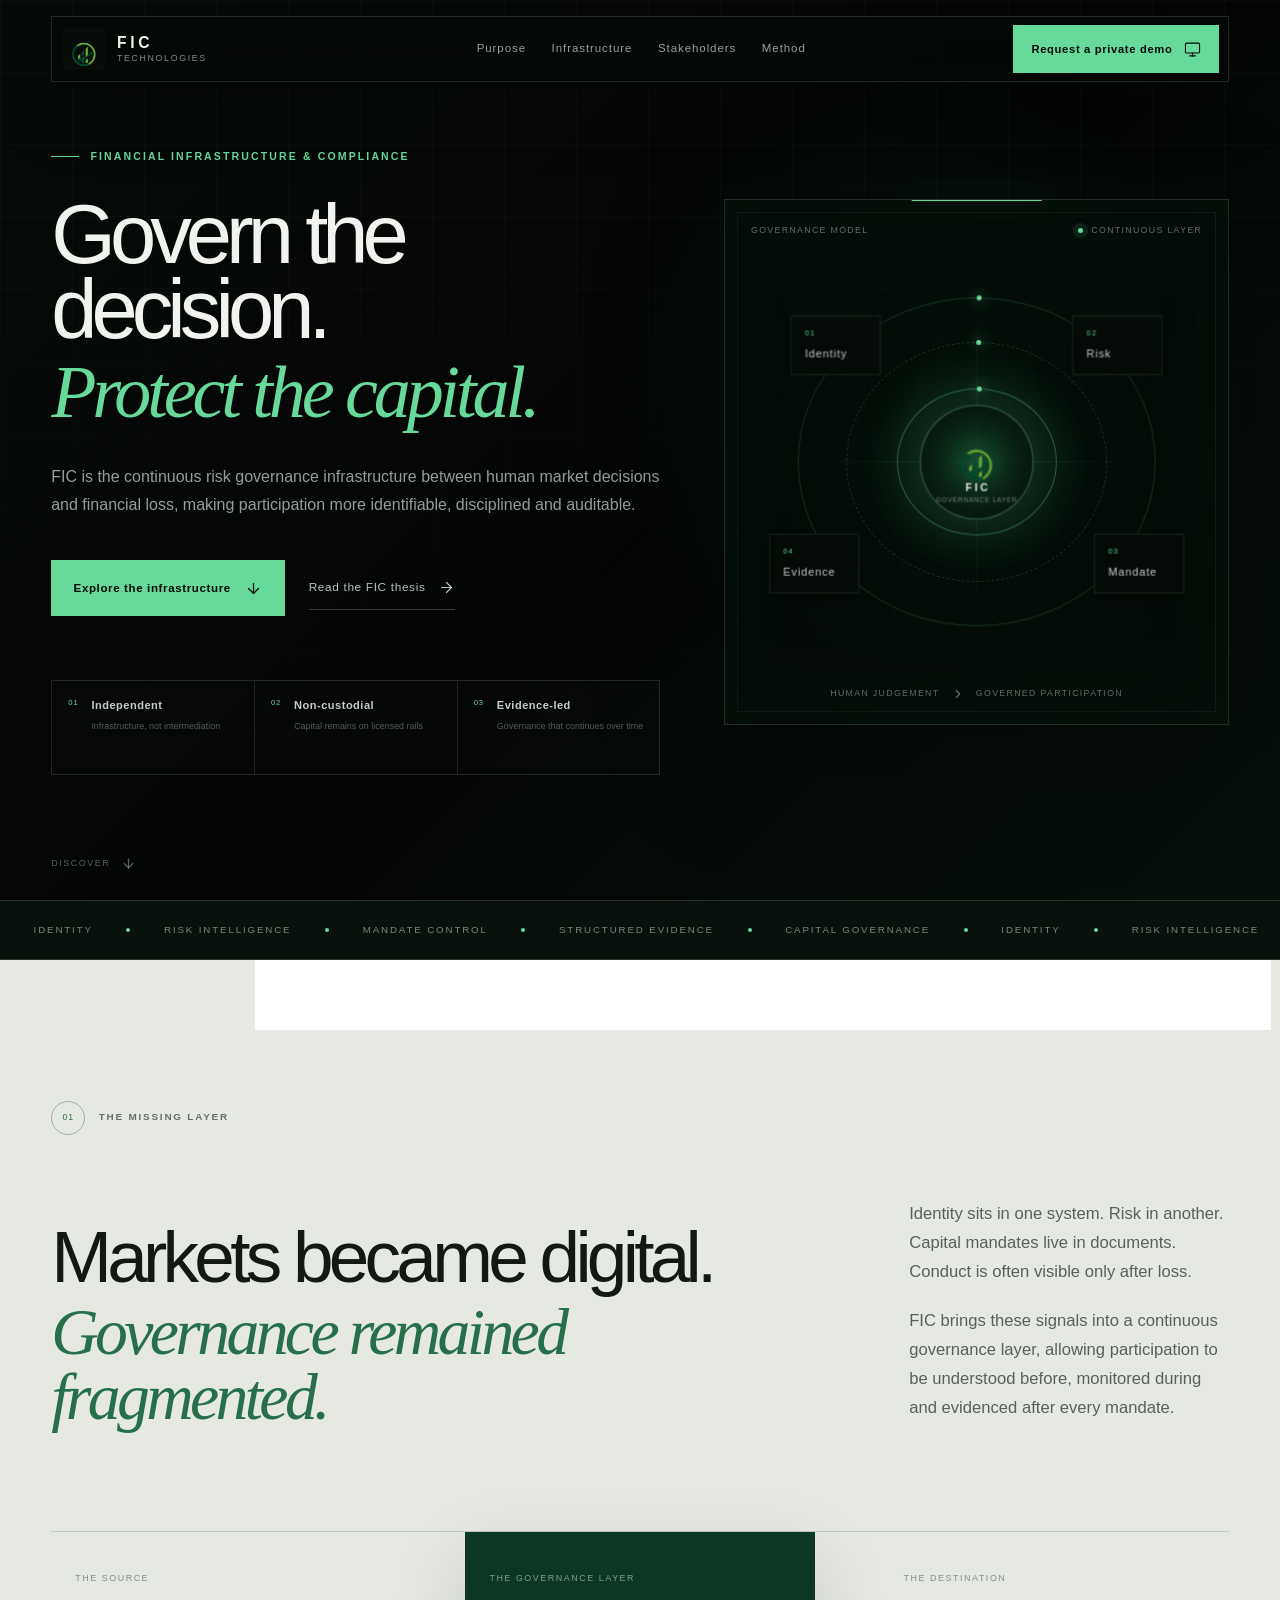
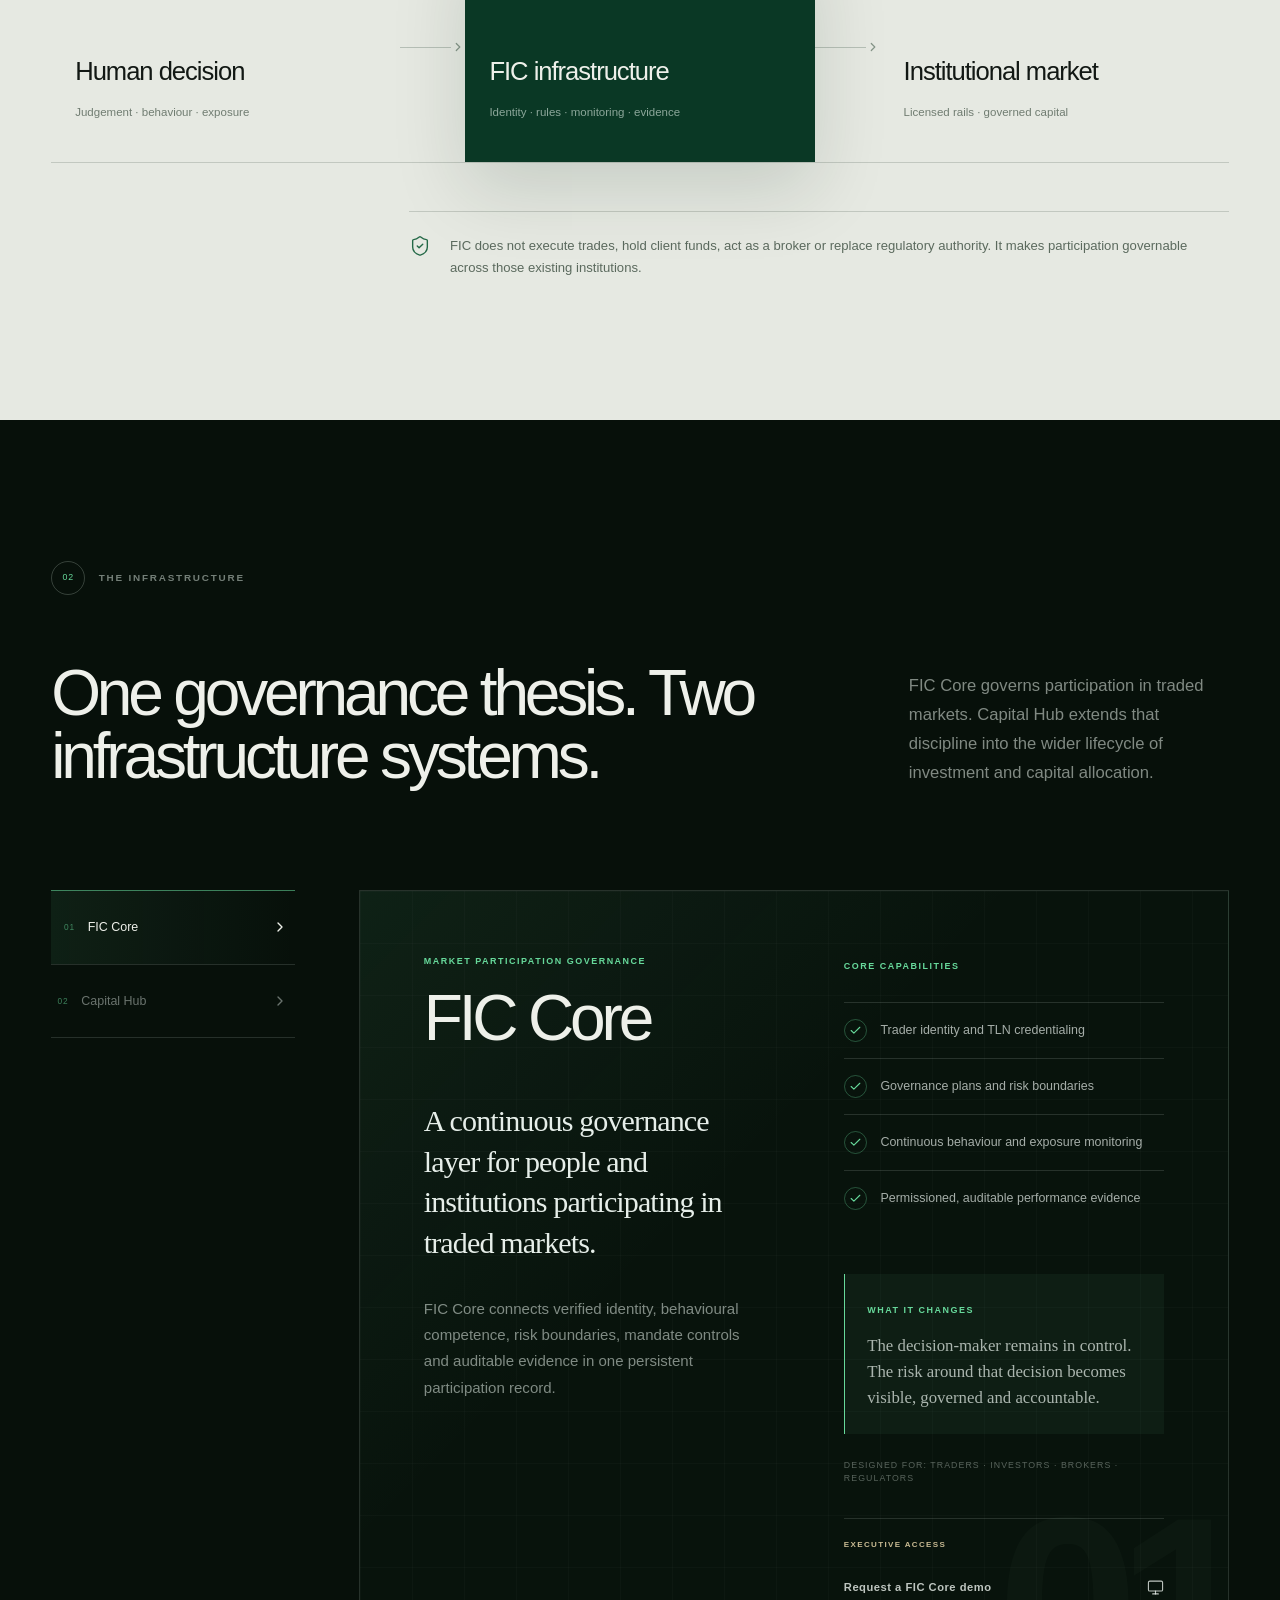
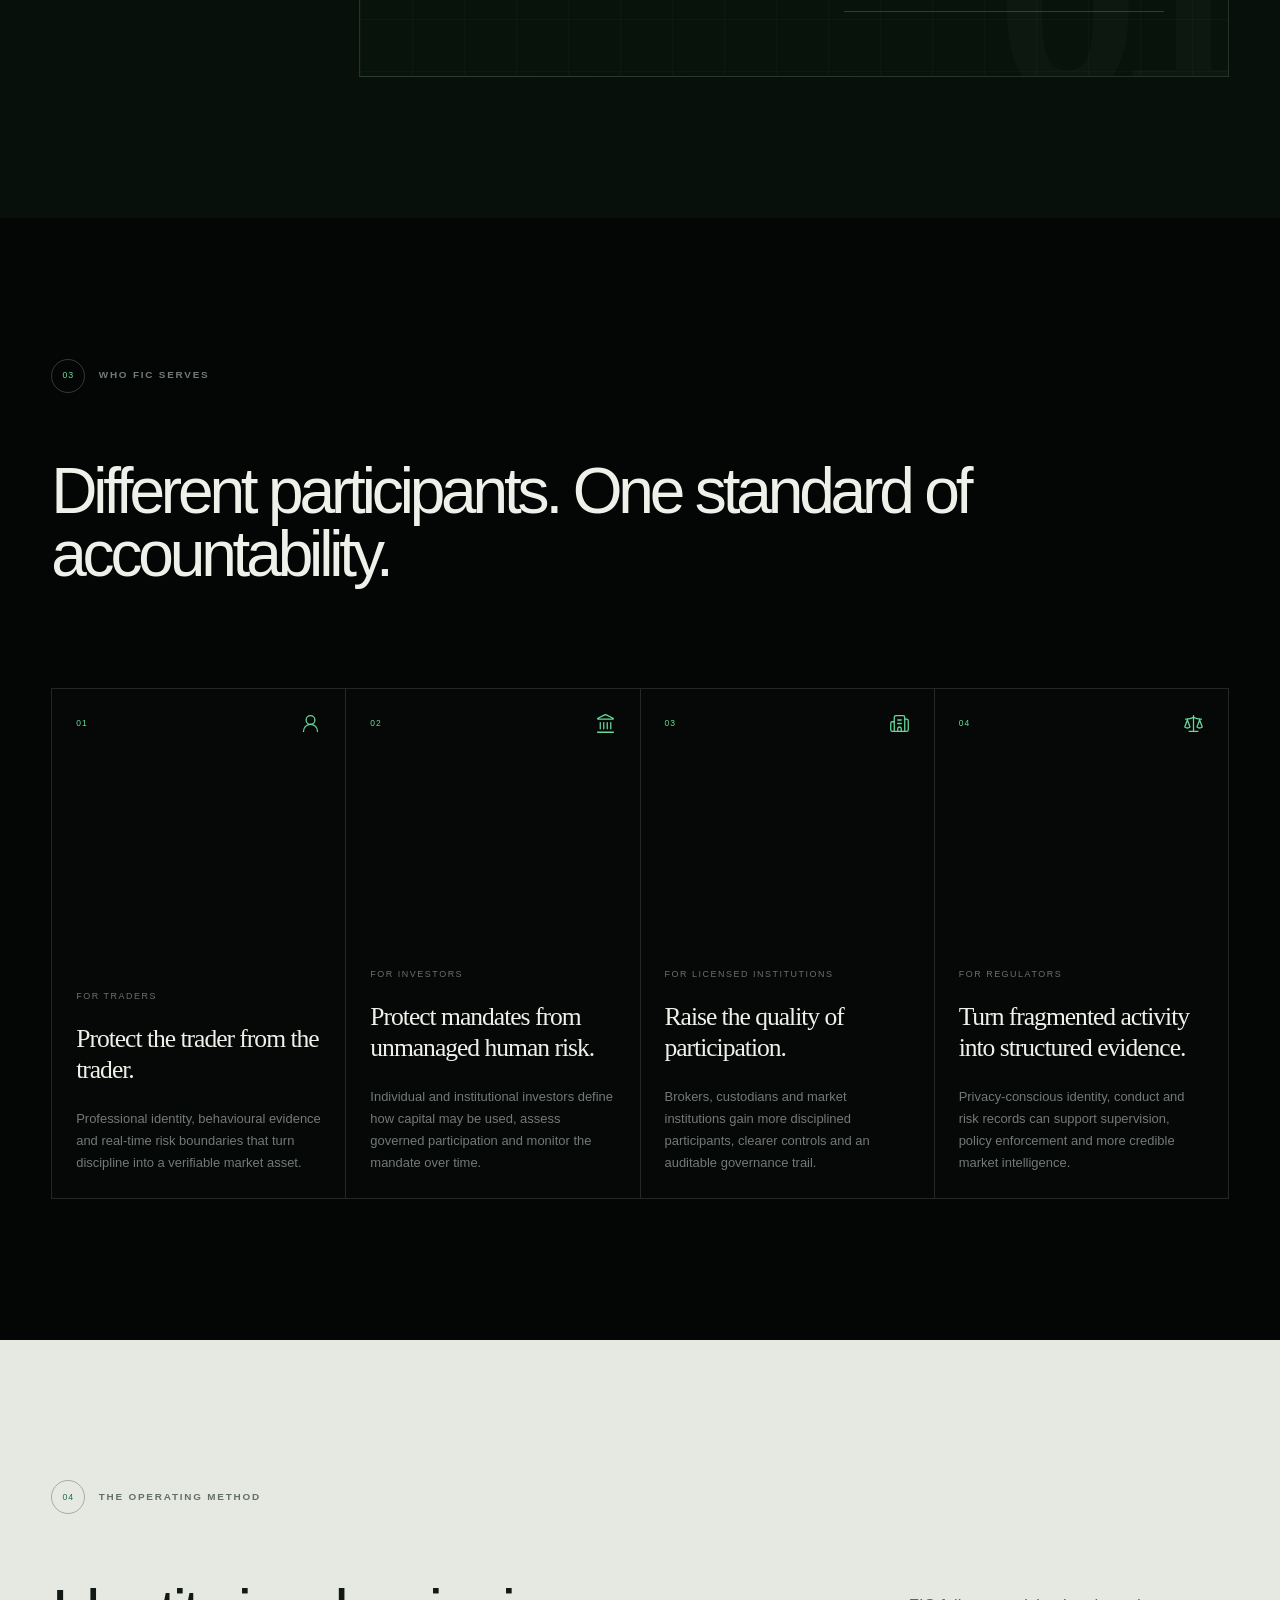
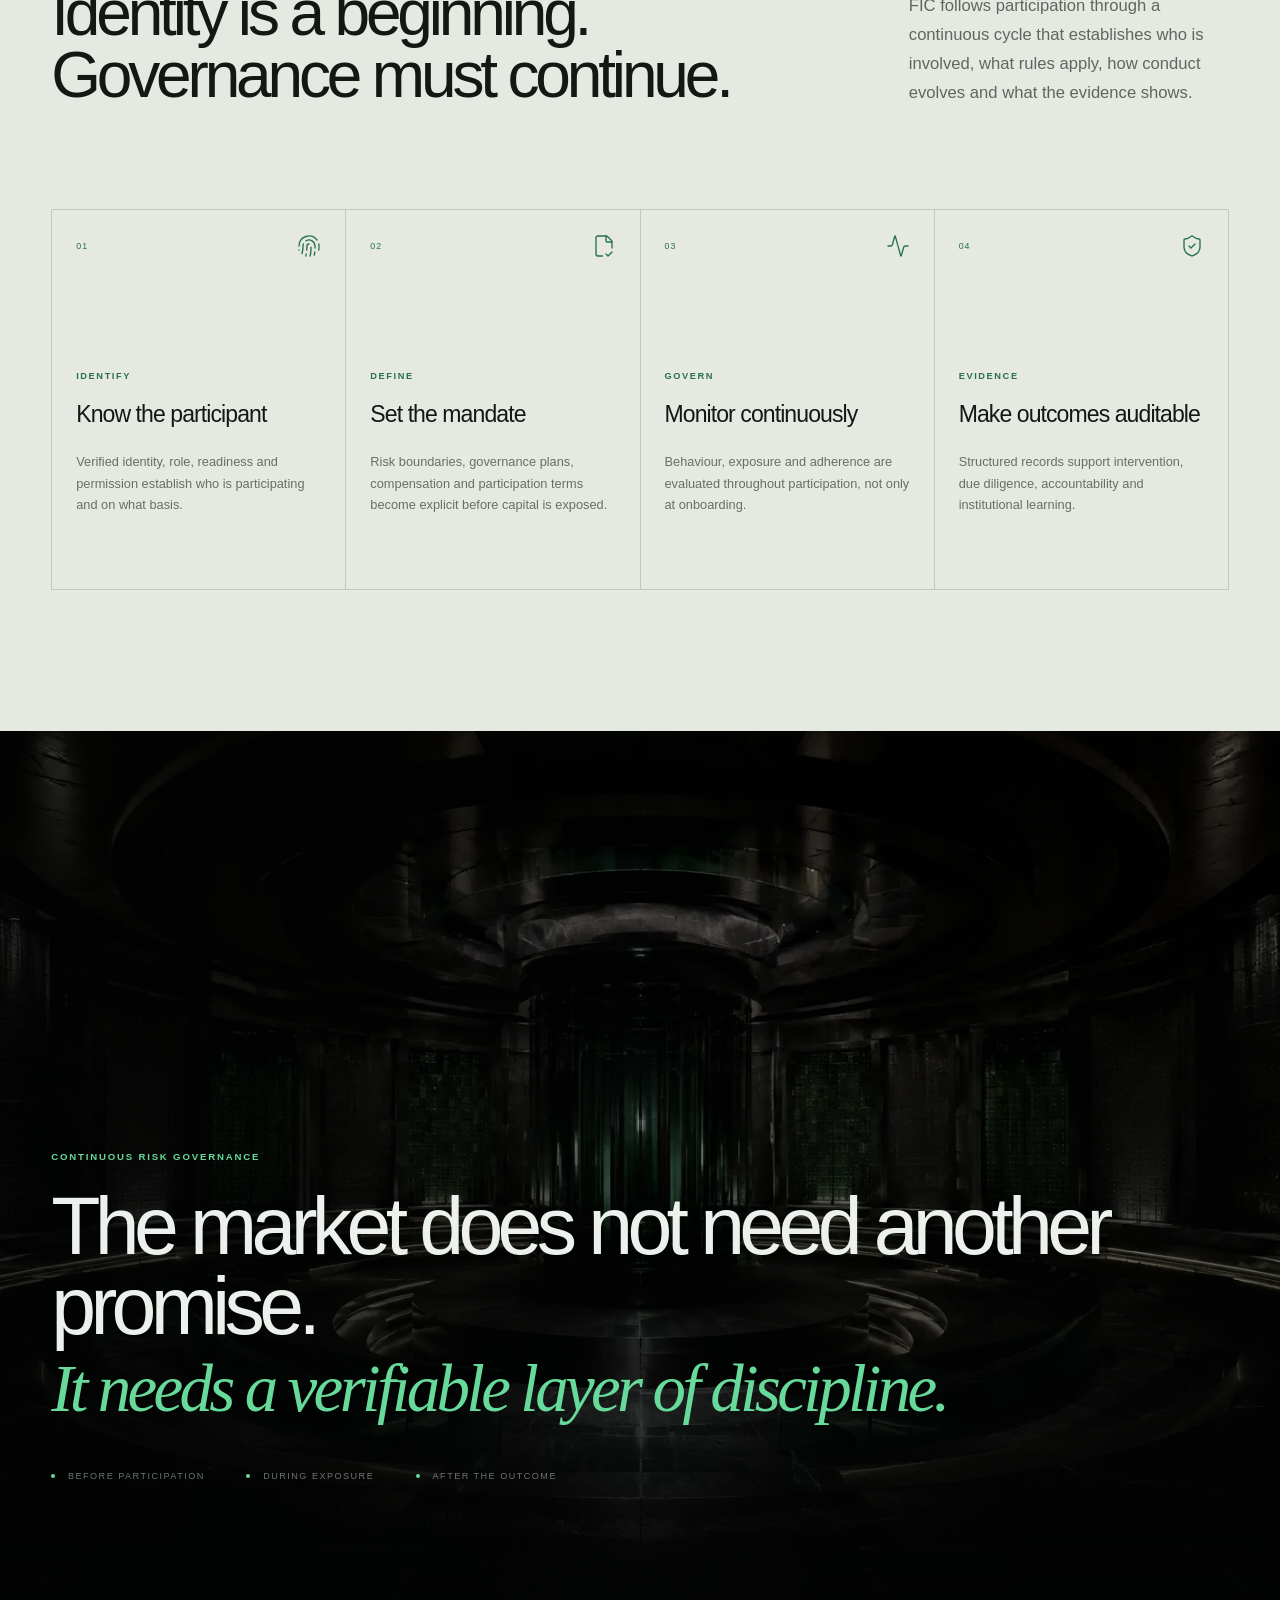
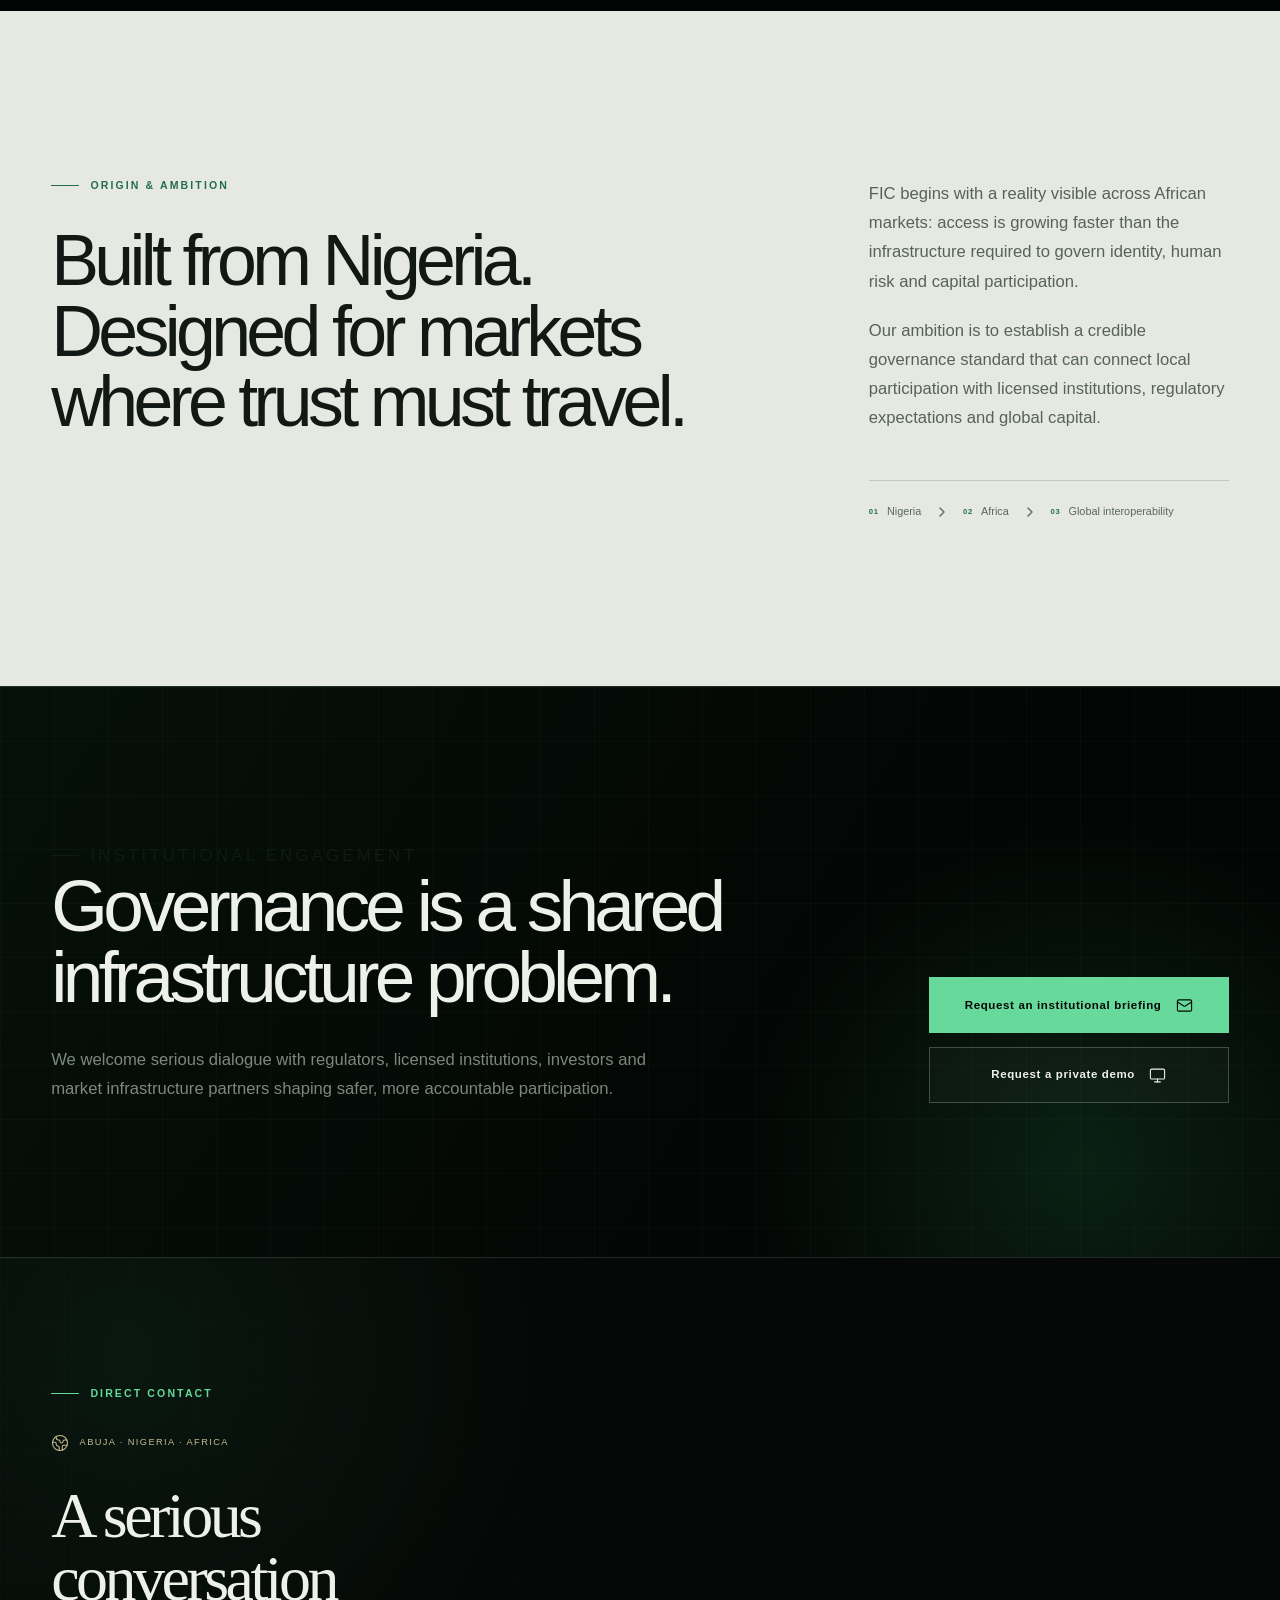
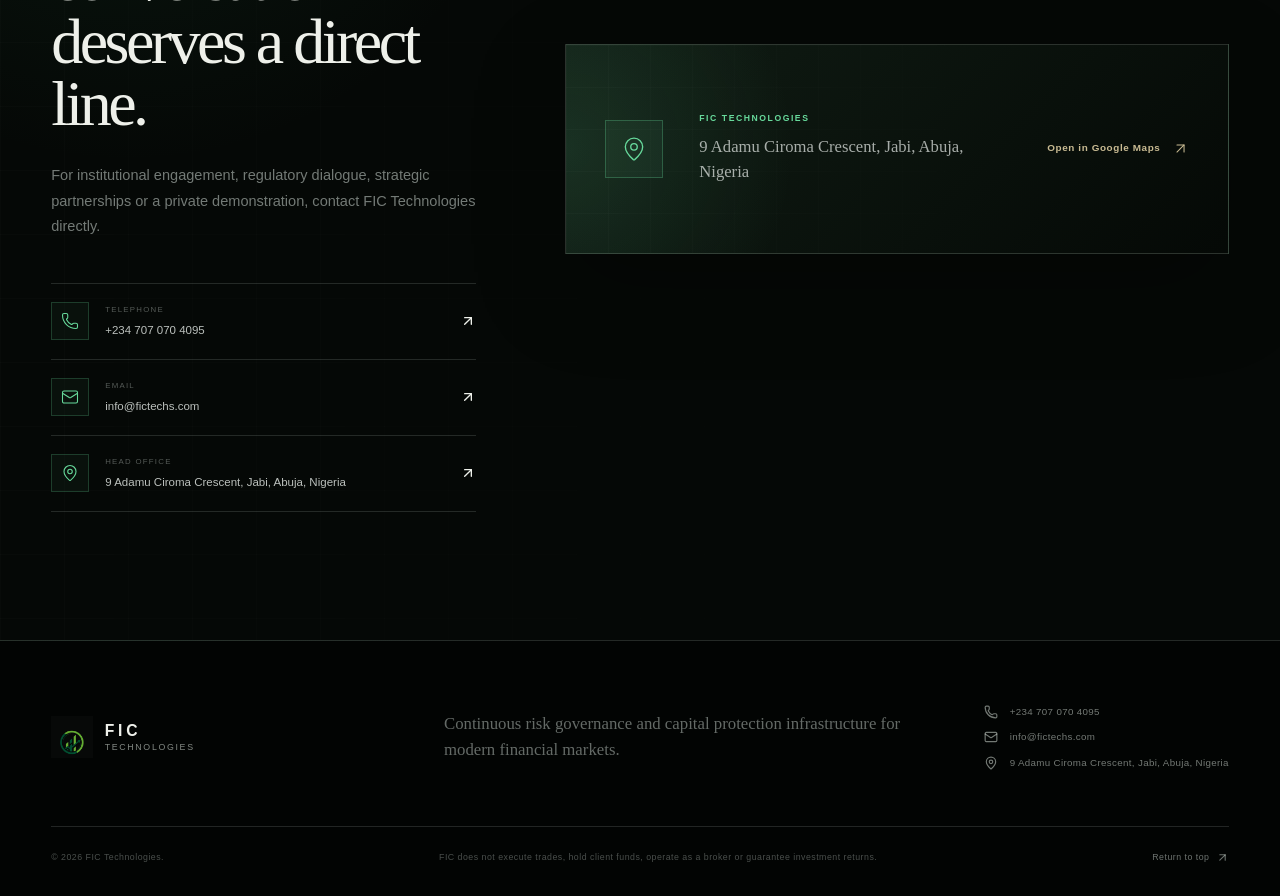
<file: index.html>
<!DOCTYPE html><html lang="en-NG"><head>
<meta charSet="utf-8"/>
<meta name="viewport" content="width=device-width, initial-scale=1"/>
<link rel="preload" as="image" href="/fic-mark.png"/>
<link rel="preload" as="image" href="/fic-continuous-risk-governance.webp"/>
<link rel="stylesheet" href="/assets/index-BObJRaBa.css" data-rsc-css-href="/assets/index-BObJRaBa.css" data-precedence="vite-rsc/importer-resources"/>
<link rel="modulepreload" href="/assets/layout-segment-context-dBgRvYhF.js" crossorigin=""/>
<link rel="modulepreload" href="/assets/rolldown-runtime-S-ySWqyJ.js" crossorigin=""/>
<link rel="modulepreload" href="/assets/index-B-XrI16O.js" crossorigin=""/>
<link rel="modulepreload" href="/assets/framework-CXnKph_e.js" crossorigin=""/>
<link rel="modulepreload" href="/assets/page-CoUHJ8Tx.js" crossorigin=""/>
<title>FIC Technologies | Continuous Risk Governance</title>
<meta name="description" content="FIC Technologies builds continuous risk governance and capital protection infrastructure for traders, investors, licensed institutions and regulators."/>
<meta name="keywords" content="FIC Technologies, Financial Infrastructure and Compliance, continuous risk governance, capital protection, financial infrastructure, FIC Core, Capital Hub, Trader License Number, TLN"/>
<meta name="robots" content="index, follow, max-image-preview:large, max-snippet:-1, max-video-preview:-1"/>
<meta name="googlebot" content="index, follow, max-image-preview:large, max-snippet:-1, max-video-preview:-1"/>
<meta name="theme-color" content="#050806"/>
<link rel="canonical" href="https://fictechs.com/"/>
<link rel="alternate" hreflang="en-NG" href="https://fictechs.com/"/>
<link rel="alternate" hreflang="x-default" href="https://fictechs.com/"/>
<meta property="og:title" content="FIC Technologies | Continuous Risk Governance"/>
<meta property="og:description" content="Govern the decision. Protect the capital. Continuous risk governance infrastructure for modern financial markets."/>
<meta property="og:url" content="https://fictechs.com/"/>
<meta property="og:site_name" content="FIC Technologies"/>
<meta property="og:type" content="website"/>
<meta property="og:locale" content="en_NG"/>
<meta property="og:image" content="https://fictechs.com/og.png"/>
<meta property="og:image:width" content="1200"/>
<meta property="og:image:height" content="630"/>
<meta property="og:image:alt" content="FIC Technologies: Govern the decision. Protect the capital."/>
<meta name="twitter:card" content="summary_large_image"/>
<meta name="twitter:title" content="FIC Technologies | Continuous Risk Governance"/>
<meta name="twitter:description" content="Govern the decision. Protect the capital. Continuous risk governance infrastructure for modern financial markets."/>
<meta name="twitter:image" content="https://fictechs.com/og.png"/>
<link rel="shortcut icon" href="https://fictechs.com/favicon.ico"/>
<link rel="icon" href="https://fictechs.com/favicon.ico"/>
<link rel="icon" href="https://fictechs.com/favicon-16x16.png" sizes="16x16" type="image/png"/>
<link rel="icon" href="https://fictechs.com/favicon-32x32.png" sizes="32x32" type="image/png"/>
<link rel="apple-touch-icon" href="https://fictechs.com/apple-touch-icon.png"/>
<link rel="manifest" href="https://fictechs.com/site.webmanifest"/>
<script type="application/ld+json">
{
  "@context": "https://schema.org",
  "@graph": [
    {
      "@type": "Organization",
      "@id": "https://fictechs.com/#organization",
      "name": "FIC Technologies",
      "alternateName": [
        "FIC",
        "Financial Infrastructure & Compliance"
      ],
      "url": "https://fictechs.com/",
      "logo": {
        "@type": "ImageObject",
        "url": "https://fictechs.com/fic-mark.png",
        "width": 600,
        "height": 600
      },
      "image": {
        "@type": "ImageObject",
        "url": "https://fictechs.com/og.png",
        "width": 1200,
        "height": 630
      },
      "description": "FIC Technologies builds continuous risk governance and capital protection infrastructure for traders, investors, licensed institutions and regulators.",
      "slogan": "Govern the decision. Protect the capital.",
      "email": "mailto:info@fictechs.com",
      "telephone": "+2347070704095",
      "address": {
        "@type": "PostalAddress",
        "streetAddress": "9 Adamu Ciroma Crescent, Jabi",
        "addressLocality": "Abuja",
        "addressRegion": "Federal Capital Territory",
        "addressCountry": "NG"
      },
      "areaServed": [
        {
          "@type": "Country",
          "name": "Nigeria"
        },
        {
          "@type": "Place",
          "name": "Africa"
        }
      ],
      "contactPoint": {
        "@type": "ContactPoint",
        "contactType": "institutional enquiries",
        "email": "info@fictechs.com",
        "telephone": "+2347070704095",
        "availableLanguage": "English",
        "areaServed": ["NG", "Africa"]
      },
      "knowsAbout": [
        "Continuous risk governance",
        "Capital protection",
        "Financial market participation governance",
        "Trader identity and credentialing",
        "Investor mandate governance",
        "Structured regulatory evidence",
        "FIC Core",
        "Capital Hub",
        "Trader License Number"
      ]
    },
    {
      "@type": "WebSite",
      "@id": "https://fictechs.com/#website",
      "url": "https://fictechs.com/",
      "name": "FIC Technologies",
      "alternateName": "FIC",
      "description": "Financial infrastructure and continuous risk governance for modern financial markets.",
      "publisher": {
        "@id": "https://fictechs.com/#organization"
      },
      "inLanguage": "en-NG"
    }
  ]
}
</script>
<script>self.__VINEXT_RSC_PARAMS__={}</script>
<script>self.__VINEXT_RSC_NAV__={"pathname":"/","searchParams":[]}</script>
<link rel="modulepreload" href="/assets/index-B-XrI16O.js" />

</head><body><main class="fic-site"><div class="scroll-progress" aria-hidden="true"></div><header class="site-header"><a class="brand" href="#top" aria-label="FIC Technologies home"><span class="brand-mark"><img src="/fic-mark.png" alt=""/></span><span class="brand-copy"><strong>FIC</strong><small>Technologies</small></span></a><nav class="desktop-nav" aria-label="Primary navigation"><a href="#purpose">Purpose</a><a href="#infrastructure">Infrastructure</a><a href="#stakeholders">Stakeholders</a><a href="#method">Method</a></nav><button class="header-cta" type="button" aria-haspopup="dialog" aria-expanded="false" data-state="closed" data-slot="dialog-trigger">Request a private demo<svg xmlns="http://www.w3.org/2000/svg" width="17" height="17" viewBox="0 0 24 24" fill="none" stroke="currentColor" stroke-width="1.55" stroke-linecap="round" stroke-linejoin="round" class="lucide lucide-monitor" aria-hidden="true"><rect width="20" height="14" x="2" y="3" rx="2"></rect><line x1="8" x2="16" y1="21" y2="21"></line><line x1="12" x2="12" y1="17" y2="21"></line></svg></button><button class="menu-toggle" type="button" aria-label="Open navigation" aria-expanded="false"><svg xmlns="http://www.w3.org/2000/svg" width="22" height="22" viewBox="0 0 24 24" fill="none" stroke="currentColor" stroke-width="2" stroke-linecap="round" stroke-linejoin="round" class="lucide lucide-menu" aria-hidden="true"><path d="M4 5h16"></path><path d="M4 12h16"></path><path d="M4 19h16"></path></svg></button><div class="mobile-nav "><a href="#purpose">Purpose<svg xmlns="http://www.w3.org/2000/svg" width="17" height="17" viewBox="0 0 24 24" fill="none" stroke="currentColor" stroke-width="2" stroke-linecap="round" stroke-linejoin="round" class="lucide lucide-arrow-up-right" aria-hidden="true"><path d="M7 7h10v10"></path><path d="M7 17 17 7"></path></svg></a><a href="#infrastructure">Infrastructure<svg xmlns="http://www.w3.org/2000/svg" width="17" height="17" viewBox="0 0 24 24" fill="none" stroke="currentColor" stroke-width="2" stroke-linecap="round" stroke-linejoin="round" class="lucide lucide-arrow-up-right" aria-hidden="true"><path d="M7 7h10v10"></path><path d="M7 17 17 7"></path></svg></a><a href="#stakeholders">Stakeholders<svg xmlns="http://www.w3.org/2000/svg" width="17" height="17" viewBox="0 0 24 24" fill="none" stroke="currentColor" stroke-width="2" stroke-linecap="round" stroke-linejoin="round" class="lucide lucide-arrow-up-right" aria-hidden="true"><path d="M7 7h10v10"></path><path d="M7 17 17 7"></path></svg></a><a href="#method">Method<svg xmlns="http://www.w3.org/2000/svg" width="17" height="17" viewBox="0 0 24 24" fill="none" stroke="currentColor" stroke-width="2" stroke-linecap="round" stroke-linejoin="round" class="lucide lucide-arrow-up-right" aria-hidden="true"><path d="M7 7h10v10"></path><path d="M7 17 17 7"></path></svg></a><a href="#dialogue">Request a private demo<svg xmlns="http://www.w3.org/2000/svg" width="17" height="17" viewBox="0 0 24 24" fill="none" stroke="currentColor" stroke-width="2" stroke-linecap="round" stroke-linejoin="round" class="lucide lucide-arrow-up-right" aria-hidden="true"><path d="M7 7h10v10"></path><path d="M7 17 17 7"></path></svg></a></div></header><section class="hero" id="top"><div class="hero-noise" aria-hidden="true"></div><div class="hero-copy" data-reveal="true"><p class="eyebrow"><span></span> Financial Infrastructure &amp; Compliance</p><h1>Govern the decision.<em>Protect the capital.</em></h1><p class="hero-intro">FIC is the continuous risk governance infrastructure between human market decisions and financial loss, making participation more identifiable, disciplined and auditable.</p><div class="hero-actions"><a class="button button-primary" href="#infrastructure">Explore the infrastructure<svg xmlns="http://www.w3.org/2000/svg" width="17" height="17" viewBox="0 0 24 24" fill="none" stroke="currentColor" stroke-width="1.7" stroke-linecap="round" stroke-linejoin="round" class="lucide lucide-arrow-down" aria-hidden="true"><path d="M12 5v14"></path><path d="m19 12-7 7-7-7"></path></svg></a><a class="text-link" href="#purpose">Read the FIC thesis<svg xmlns="http://www.w3.org/2000/svg" width="17" height="17" viewBox="0 0 24 24" fill="none" stroke="currentColor" stroke-width="1.7" stroke-linecap="round" stroke-linejoin="round" class="lucide lucide-arrow-right" aria-hidden="true"><path d="M5 12h14"></path><path d="m12 5 7 7-7 7"></path></svg></a></div><div class="hero-proof" aria-label="FIC operating posture"><article><span>01</span><div><strong>Independent</strong><small>Infrastructure, not intermediation</small></div></article><article><span>02</span><div><strong>Non-custodial</strong><small>Capital remains on licensed rails</small></div></article><article><span>03</span><div><strong>Evidence-led</strong><small>Governance that continues over time</small></div></article></div></div><div class="governance-stage" data-reveal="true" aria-label="FIC governance model connecting identity, risk, mandates and evidence"><div class="stage-caption"><span>Governance model</span><span class="live-dot">Continuous layer</span></div><div class="stage-plane"><div class="field-orbit orbit-one"></div><div class="field-orbit orbit-two"></div><div class="field-orbit orbit-three"></div><div class="field-axis axis-horizontal"></div><div class="field-axis axis-vertical"></div><div class="stage-node node-identity"><span>01</span>Identity</div><div class="stage-node node-risk"><span>02</span>Risk</div><div class="stage-node node-mandate"><span>03</span>Mandate</div><div class="stage-node node-evidence"><span>04</span>Evidence</div><div class="stage-core"><img src="/fic-mark.png" alt=""/><strong>FIC</strong><small>Governance layer</small></div></div><div class="stage-footer"><span>Human judgement</span><svg xmlns="http://www.w3.org/2000/svg" width="14" height="14" viewBox="0 0 24 24" fill="none" stroke="currentColor" stroke-width="2" stroke-linecap="round" stroke-linejoin="round" class="lucide lucide-chevron-right" aria-hidden="true"><path d="m9 18 6-6-6-6"></path></svg><span>Governed participation</span></div></div><a class="scroll-cue" href="#purpose" aria-label="Scroll to purpose"><span>Discover</span><svg xmlns="http://www.w3.org/2000/svg" width="15" height="15" viewBox="0 0 24 24" fill="none" stroke="currentColor" stroke-width="2" stroke-linecap="round" stroke-linejoin="round" class="lucide lucide-arrow-down" aria-hidden="true"><path d="M12 5v14"></path><path d="m19 12-7 7-7-7"></path></svg></a></section><div class="signal-rail" aria-label="FIC governance capabilities"><div><span>Identity</span><i></i><span>Risk intelligence</span><i></i><span>Mandate control</span><i></i><span>Structured evidence</span><i></i><span>Capital governance</span><i></i><span>Identity</span><i></i><span>Risk intelligence</span><i></i><span>Mandate control</span><i></i></div></div><section class="purpose section-light" id="purpose"><div class="section-index" data-reveal="true"><span>01</span><p>The missing layer</p></div><div class="purpose-lead" data-reveal="true"><h2>Markets became digital.<em>Governance remained fragmented.</em></h2><div class="purpose-copy"><p>Identity sits in one system. Risk in another. Capital mandates live in documents. Conduct is often visible only after loss.</p><p>FIC brings these signals into a continuous governance layer, allowing participation to be understood before, monitored during and evidenced after every mandate.</p></div></div><div class="system-path" data-reveal="true"><article><span class="path-label">The source</span><h3>Human decision</h3><p>Judgement · behaviour · exposure</p></article><div class="path-connector" aria-hidden="true"><span></span><svg xmlns="http://www.w3.org/2000/svg" width="18" height="18" viewBox="0 0 24 24" fill="none" stroke="currentColor" stroke-width="2" stroke-linecap="round" stroke-linejoin="round" class="lucide lucide-chevron-right" aria-hidden="true"><path d="m9 18 6-6-6-6"></path></svg></div><article class="path-focus"><span class="path-label">The governance layer</span><h3>FIC infrastructure</h3><p>Identity · rules · monitoring · evidence</p></article><div class="path-connector" aria-hidden="true"><span></span><svg xmlns="http://www.w3.org/2000/svg" width="18" height="18" viewBox="0 0 24 24" fill="none" stroke="currentColor" stroke-width="2" stroke-linecap="round" stroke-linejoin="round" class="lucide lucide-chevron-right" aria-hidden="true"><path d="m9 18 6-6-6-6"></path></svg></div><article><span class="path-label">The destination</span><h3>Institutional market</h3><p>Licensed rails · governed capital</p></article></div><div class="boundary-note" data-reveal="true"><svg xmlns="http://www.w3.org/2000/svg" width="22" height="22" viewBox="0 0 24 24" fill="none" stroke="currentColor" stroke-width="1.5" stroke-linecap="round" stroke-linejoin="round" class="lucide lucide-shield-check" aria-hidden="true"><path d="M20 13c0 5-3.5 7.5-7.66 8.95a1 1 0 0 1-.67-.01C7.5 20.5 4 18 4 13V6a1 1 0 0 1 1-1c2 0 4.5-1.2 6.24-2.72a1.17 1.17 0 0 1 1.52 0C14.51 3.81 17 5 19 5a1 1 0 0 1 1 1z"></path><path d="m9 12 2 2 4-4"></path></svg><p>FIC does not execute trades, hold client funds, act as a broker or replace regulatory authority. It makes participation governable across those existing institutions.</p></div></section><section class="infrastructure section-dark" id="infrastructure"><div class="section-heading" data-reveal="true"><div class="section-index inverse"><span>02</span><p>The infrastructure</p></div><h2>One governance thesis. Two infrastructure systems.</h2><p>FIC Core governs participation in traded markets. Capital Hub extends that discipline into the wider lifecycle of investment and capital allocation.</p></div><div class="product-switcher" data-reveal="true"><div class="product-tabs" role="tablist" aria-label="FIC products"><button type="button" role="tab" aria-selected="true" class="active"><span>01</span>FIC Core<svg xmlns="http://www.w3.org/2000/svg" width="16" height="16" viewBox="0 0 24 24" fill="none" stroke="currentColor" stroke-width="2" stroke-linecap="round" stroke-linejoin="round" class="lucide lucide-chevron-right" aria-hidden="true"><path d="m9 18 6-6-6-6"></path></svg></button><button type="button" role="tab" aria-selected="false" class=""><span>02</span>Capital Hub<svg xmlns="http://www.w3.org/2000/svg" width="16" height="16" viewBox="0 0 24 24" fill="none" stroke="currentColor" stroke-width="2" stroke-linecap="round" stroke-linejoin="round" class="lucide lucide-chevron-right" aria-hidden="true"><path d="m9 18 6-6-6-6"></path></svg></button></div><article class="product-panel" role="tabpanel"><div class="product-title-block"><p>Market participation governance</p><h3>FIC Core</h3><blockquote>A continuous governance layer for people and institutions participating in traded markets.</blockquote><p class="product-body">FIC Core connects verified identity, behavioural competence, risk boundaries, mandate controls and auditable evidence in one persistent participation record.</p></div><div class="product-detail-block"><p class="detail-label">Core capabilities</p><ul><li><span><svg xmlns="http://www.w3.org/2000/svg" width="13" height="13" viewBox="0 0 24 24" fill="none" stroke="currentColor" stroke-width="2" stroke-linecap="round" stroke-linejoin="round" class="lucide lucide-check" aria-hidden="true"><path d="M20 6 9 17l-5-5"></path></svg></span>Trader identity and TLN credentialing</li><li><span><svg xmlns="http://www.w3.org/2000/svg" width="13" height="13" viewBox="0 0 24 24" fill="none" stroke="currentColor" stroke-width="2" stroke-linecap="round" stroke-linejoin="round" class="lucide lucide-check" aria-hidden="true"><path d="M20 6 9 17l-5-5"></path></svg></span>Governance plans and risk boundaries</li><li><span><svg xmlns="http://www.w3.org/2000/svg" width="13" height="13" viewBox="0 0 24 24" fill="none" stroke="currentColor" stroke-width="2" stroke-linecap="round" stroke-linejoin="round" class="lucide lucide-check" aria-hidden="true"><path d="M20 6 9 17l-5-5"></path></svg></span>Continuous behaviour and exposure monitoring</li><li><span><svg xmlns="http://www.w3.org/2000/svg" width="13" height="13" viewBox="0 0 24 24" fill="none" stroke="currentColor" stroke-width="2" stroke-linecap="round" stroke-linejoin="round" class="lucide lucide-check" aria-hidden="true"><path d="M20 6 9 17l-5-5"></path></svg></span>Permissioned, auditable performance evidence</li></ul><div class="product-outcome"><span>What it changes</span><p>The decision-maker remains in control. The risk around that decision becomes visible, governed and accountable.</p></div><p class="product-audience">Designed for: <!-- -->Traders · Investors · Brokers · Regulators</p><div class="product-demo-access"><span>Executive access</span><button class="product-demo-trigger" type="button" aria-haspopup="dialog" aria-expanded="false" data-state="closed" data-slot="dialog-trigger">Request a FIC Core demo<svg xmlns="http://www.w3.org/2000/svg" width="17" height="17" viewBox="0 0 24 24" fill="none" stroke="currentColor" stroke-width="1.55" stroke-linecap="round" stroke-linejoin="round" class="lucide lucide-monitor" aria-hidden="true"><rect width="20" height="14" x="2" y="3" rx="2"></rect><line x1="8" x2="16" y1="21" y2="21"></line><line x1="12" x2="12" y1="17" y2="21"></line></svg></button></div></div><span class="product-index" aria-hidden="true">01</span></article></div></section><section class="stakeholders section-ink" id="stakeholders"><div class="section-heading compact" data-reveal="true"><div class="section-index inverse"><span>03</span><p>Who FIC serves</p></div><h2>Different participants. One standard of accountability.</h2></div><div class="stakeholder-grid"><article class="stakeholder-card" data-reveal="true"><div class="stakeholder-meta"><span>01</span><svg xmlns="http://www.w3.org/2000/svg" width="21" height="21" viewBox="0 0 24 24" fill="none" stroke="currentColor" stroke-width="1.45" stroke-linecap="round" stroke-linejoin="round" class="lucide lucide-user-round" aria-hidden="true"><circle cx="12" cy="8" r="5"></circle><path d="M20 21a8 8 0 0 0-16 0"></path></svg></div><div><p class="stakeholder-type">For <!-- -->Traders</p><h3>Protect the trader from the trader.</h3><p>Professional identity, behavioural evidence and real-time risk boundaries that turn discipline into a verifiable market asset.</p></div><span class="card-line"></span></article><article class="stakeholder-card" data-reveal="true"><div class="stakeholder-meta"><span>02</span><svg xmlns="http://www.w3.org/2000/svg" width="21" height="21" viewBox="0 0 24 24" fill="none" stroke="currentColor" stroke-width="1.45" stroke-linecap="round" stroke-linejoin="round" class="lucide lucide-landmark" aria-hidden="true"><path d="M10 18v-7"></path><path d="M11.119 2.205a2 2 0 0 1 1.762 0l7.84 3.846A.5.5 0 0 1 20.5 7h-17a.5.5 0 0 1-.22-.949z"></path><path d="M14 18v-7"></path><path d="M18 18v-7"></path><path d="M3 22h18"></path><path d="M6 18v-7"></path></svg></div><div><p class="stakeholder-type">For <!-- -->Investors</p><h3>Protect mandates from unmanaged human risk.</h3><p>Individual and institutional investors define how capital may be used, assess governed participation and monitor the mandate over time.</p></div><span class="card-line"></span></article><article class="stakeholder-card" data-reveal="true"><div class="stakeholder-meta"><span>03</span><svg xmlns="http://www.w3.org/2000/svg" width="21" height="21" viewBox="0 0 24 24" fill="none" stroke="currentColor" stroke-width="1.45" stroke-linecap="round" stroke-linejoin="round" class="lucide lucide-building2 lucide-building-2" aria-hidden="true"><path d="M10 12h4"></path><path d="M10 8h4"></path><path d="M14 21v-3a2 2 0 0 0-4 0v3"></path><path d="M6 10H4a2 2 0 0 0-2 2v7a2 2 0 0 0 2 2h16a2 2 0 0 0 2-2V9a2 2 0 0 0-2-2h-2"></path><path d="M6 21V5a2 2 0 0 1 2-2h8a2 2 0 0 1 2 2v16"></path></svg></div><div><p class="stakeholder-type">For <!-- -->Licensed institutions</p><h3>Raise the quality of participation.</h3><p>Brokers, custodians and market institutions gain more disciplined participants, clearer controls and an auditable governance trail.</p></div><span class="card-line"></span></article><article class="stakeholder-card" data-reveal="true"><div class="stakeholder-meta"><span>04</span><svg xmlns="http://www.w3.org/2000/svg" width="21" height="21" viewBox="0 0 24 24" fill="none" stroke="currentColor" stroke-width="1.45" stroke-linecap="round" stroke-linejoin="round" class="lucide lucide-scale" aria-hidden="true"><path d="M12 3v18"></path><path d="m19 8 3 8a5 5 0 0 1-6 0zV7"></path><path d="M3 7h1a17 17 0 0 0 8-2 17 17 0 0 0 8 2h1"></path><path d="m5 8 3 8a5 5 0 0 1-6 0zV7"></path><path d="M7 21h10"></path></svg></div><div><p class="stakeholder-type">For <!-- -->Regulators</p><h3>Turn fragmented activity into structured evidence.</h3><p>Privacy-conscious identity, conduct and risk records can support supervision, policy enforcement and more credible market intelligence.</p></div><span class="card-line"></span></article></div></section><section class="method section-light" id="method"><div class="section-heading" data-reveal="true"><div class="section-index"><span>04</span><p>The operating method</p></div><h2>Identity is a beginning. Governance must continue.</h2><p>FIC follows participation through a continuous cycle that establishes who is involved, what rules apply, how conduct evolves and what the evidence shows.</p></div><div class="method-grid"><article class="method-card" data-reveal="true"><div class="method-top"><span>01</span><svg xmlns="http://www.w3.org/2000/svg" width="24" height="24" viewBox="0 0 24 24" fill="none" stroke="currentColor" stroke-width="1.35" stroke-linecap="round" stroke-linejoin="round" class="lucide lucide-fingerprint-pattern" aria-hidden="true"><path d="M12 10a2 2 0 0 0-2 2c0 1.02-.1 2.51-.26 4"></path><path d="M14 13.12c0 2.38 0 6.38-1 8.88"></path><path d="M17.29 21.02c.12-.6.43-2.3.5-3.02"></path><path d="M2 12a10 10 0 0 1 18-6"></path><path d="M2 16h.01"></path><path d="M21.8 16c.2-2 .131-5.354 0-6"></path><path d="M5 19.5C5.5 18 6 15 6 12a6 6 0 0 1 .34-2"></path><path d="M8.65 22c.21-.66.45-1.32.57-2"></path><path d="M9 6.8a6 6 0 0 1 9 5.2v2"></path></svg></div><p class="method-verb">Identify</p><h3>Know the participant</h3><p>Verified identity, role, readiness and permission establish who is participating and on what basis.</p></article><article class="method-card" data-reveal="true"><div class="method-top"><span>02</span><svg xmlns="http://www.w3.org/2000/svg" width="24" height="24" viewBox="0 0 24 24" fill="none" stroke="currentColor" stroke-width="1.35" stroke-linecap="round" stroke-linejoin="round" class="lucide lucide-file-check-corner" aria-hidden="true"><path d="M10.5 22H6a2 2 0 0 1-2-2V4a2 2 0 0 1 2-2h8a2.4 2.4 0 0 1 1.706.706l3.588 3.588A2.4 2.4 0 0 1 20 8v6"></path><path d="M14 2v5a1 1 0 0 0 1 1h5"></path><path d="m14 20 2 2 4-4"></path></svg></div><p class="method-verb">Define</p><h3>Set the mandate</h3><p>Risk boundaries, governance plans, compensation and participation terms become explicit before capital is exposed.</p></article><article class="method-card" data-reveal="true"><div class="method-top"><span>03</span><svg xmlns="http://www.w3.org/2000/svg" width="24" height="24" viewBox="0 0 24 24" fill="none" stroke="currentColor" stroke-width="1.35" stroke-linecap="round" stroke-linejoin="round" class="lucide lucide-activity" aria-hidden="true"><path d="M22 12h-2.48a2 2 0 0 0-1.93 1.46l-2.35 8.36a.25.25 0 0 1-.48 0L9.24 2.18a.25.25 0 0 0-.48 0l-2.35 8.36A2 2 0 0 1 4.49 12H2"></path></svg></div><p class="method-verb">Govern</p><h3>Monitor continuously</h3><p>Behaviour, exposure and adherence are evaluated throughout participation, not only at onboarding.</p></article><article class="method-card" data-reveal="true"><div class="method-top"><span>04</span><svg xmlns="http://www.w3.org/2000/svg" width="24" height="24" viewBox="0 0 24 24" fill="none" stroke="currentColor" stroke-width="1.35" stroke-linecap="round" stroke-linejoin="round" class="lucide lucide-shield-check" aria-hidden="true"><path d="M20 13c0 5-3.5 7.5-7.66 8.95a1 1 0 0 1-.67-.01C7.5 20.5 4 18 4 13V6a1 1 0 0 1 1-1c2 0 4.5-1.2 6.24-2.72a1.17 1.17 0 0 1 1.52 0C14.51 3.81 17 5 19 5a1 1 0 0 1 1 1z"></path><path d="m9 12 2 2 4-4"></path></svg></div><p class="method-verb">Evidence</p><h3>Make outcomes auditable</h3><p>Structured records support intervention, due diligence, accountability and institutional learning.</p></article></div></section><section class="manifesto" aria-label="FIC governance manifesto"><img class="manifesto-image" src="/fic-continuous-risk-governance.webp" alt="An abstract architectural system of protective concentric layers around a central core"/><div class="manifesto-shade"></div><div class="manifesto-copy" data-reveal="true"><p>Continuous risk governance</p><h2>The market does not need another promise.<em>It needs a verifiable layer of discipline.</em></h2><div class="manifesto-foot"><span>Before participation</span><span>During exposure</span><span>After the outcome</span></div></div></section><section class="origin section-light"><div class="origin-grid"><div class="origin-heading" data-reveal="true"><p class="eyebrow dark"><span></span> Origin &amp; ambition</p><h2>Built from Nigeria. Designed for markets where trust must travel.</h2></div><div class="origin-copy" data-reveal="true"><p>FIC begins with a reality visible across African markets: access is growing faster than the infrastructure required to govern identity, human risk and capital participation.</p><p>Our ambition is to establish a credible governance standard that can connect local participation with licensed institutions, regulatory expectations and global capital.</p><div class="origin-path"><span><b>01</b> Nigeria</span><svg xmlns="http://www.w3.org/2000/svg" width="16" height="16" viewBox="0 0 24 24" fill="none" stroke="currentColor" stroke-width="2" stroke-linecap="round" stroke-linejoin="round" class="lucide lucide-chevron-right" aria-hidden="true"><path d="m9 18 6-6-6-6"></path></svg><span><b>02</b> Africa</span><svg xmlns="http://www.w3.org/2000/svg" width="16" height="16" viewBox="0 0 24 24" fill="none" stroke="currentColor" stroke-width="2" stroke-linecap="round" stroke-linejoin="round" class="lucide lucide-chevron-right" aria-hidden="true"><path d="m9 18 6-6-6-6"></path></svg><span><b>03</b> Global interoperability</span></div></div></div></section><section class="dialogue" id="dialogue"><div class="dialogue-glow" aria-hidden="true"></div><div class="dialogue-copy" data-reveal="true"><p class="eyebrow"><span></span> Institutional engagement</p><h2>Governance is a shared infrastructure problem.</h2><p>We welcome serious dialogue with regulators, licensed institutions, investors and market infrastructure partners shaping safer, more accountable participation.</p></div><div class="dialogue-actions" data-reveal="true"><button class="button button-primary" type="button" aria-haspopup="dialog" aria-expanded="false" data-state="closed" data-slot="dialog-trigger">Request an institutional briefing<svg xmlns="http://www.w3.org/2000/svg" width="17" height="17" viewBox="0 0 24 24" fill="none" stroke="currentColor" stroke-width="1.6" stroke-linecap="round" stroke-linejoin="round" class="lucide lucide-mail" aria-hidden="true"><path d="m22 7-8.991 5.727a2 2 0 0 1-2.009 0L2 7"></path><rect x="2" y="4" width="20" height="16" rx="2"></rect></svg></button><button class="button button-ghost" type="button" aria-haspopup="dialog" aria-expanded="false" data-state="closed" data-slot="dialog-trigger">Request a private demo<svg xmlns="http://www.w3.org/2000/svg" width="17" height="17" viewBox="0 0 24 24" fill="none" stroke="currentColor" stroke-width="1.55" stroke-linecap="round" stroke-linejoin="round" class="lucide lucide-monitor" aria-hidden="true"><rect width="20" height="14" x="2" y="3" rx="2"></rect><line x1="8" x2="16" y1="21" y2="21"></line><line x1="12" x2="12" y1="17" y2="21"></line></svg></button></div></section><section class="contact-suite" id="contact"><div class="contact-copy" data-reveal="true"><p class="eyebrow"><span></span> Direct contact</p><div class="contact-location-mark"><svg xmlns="http://www.w3.org/2000/svg" width="18" height="18" viewBox="0 0 24 24" fill="none" stroke="currentColor" stroke-width="1.4" stroke-linecap="round" stroke-linejoin="round" class="lucide lucide-earth" aria-hidden="true"><path d="M21.54 15H17a2 2 0 0 0-2 2v4.54"></path><path d="M7 3.34V5a3 3 0 0 0 3 3a2 2 0 0 1 2 2c0 1.1.9 2 2 2a2 2 0 0 0 2-2c0-1.1.9-2 2-2h3.17"></path><path d="M11 21.95V18a2 2 0 0 0-2-2a2 2 0 0 1-2-2v-1a2 2 0 0 0-2-2H2.05"></path><circle cx="12" cy="12" r="10"></circle></svg>Abuja · Nigeria · Africa</div><h2>A serious conversation deserves a direct line.</h2><p>For institutional engagement, regulatory dialogue, strategic partnerships or a private demonstration, contact FIC Technologies directly.</p><div class="contact-details"><a href="tel:+2347070704095"><span><svg xmlns="http://www.w3.org/2000/svg" width="18" height="18" viewBox="0 0 24 24" fill="none" stroke="currentColor" stroke-width="1.45" stroke-linecap="round" stroke-linejoin="round" class="lucide lucide-phone" aria-hidden="true"><path d="M13.832 16.568a1 1 0 0 0 1.213-.303l.355-.465A2 2 0 0 1 17 15h3a2 2 0 0 1 2 2v3a2 2 0 0 1-2 2A18 18 0 0 1 2 4a2 2 0 0 1 2-2h3a2 2 0 0 1 2 2v3a2 2 0 0 1-.8 1.6l-.468.351a1 1 0 0 0-.292 1.233 14 14 0 0 0 6.392 6.384"></path></svg></span><div><small>Telephone</small><strong>+234 707 070 4095</strong></div><svg xmlns="http://www.w3.org/2000/svg" width="16" height="16" viewBox="0 0 24 24" fill="none" stroke="currentColor" stroke-width="2" stroke-linecap="round" stroke-linejoin="round" class="lucide lucide-arrow-up-right" aria-hidden="true"><path d="M7 7h10v10"></path><path d="M7 17 17 7"></path></svg></a><a href="mailto:info@fictechs.com"><span><svg xmlns="http://www.w3.org/2000/svg" width="18" height="18" viewBox="0 0 24 24" fill="none" stroke="currentColor" stroke-width="1.45" stroke-linecap="round" stroke-linejoin="round" class="lucide lucide-mail" aria-hidden="true"><path d="m22 7-8.991 5.727a2 2 0 0 1-2.009 0L2 7"></path><rect x="2" y="4" width="20" height="16" rx="2"></rect></svg></span><div><small>Email</small><strong>info@fictechs.com</strong></div><svg xmlns="http://www.w3.org/2000/svg" width="16" height="16" viewBox="0 0 24 24" fill="none" stroke="currentColor" stroke-width="2" stroke-linecap="round" stroke-linejoin="round" class="lucide lucide-arrow-up-right" aria-hidden="true"><path d="M7 7h10v10"></path><path d="M7 17 17 7"></path></svg></a><a href="https://www.google.com/maps/search/?api=1&amp;query=9+Adamu+Ciroma+Crescent%2C+Jabi%2C+Abuja%2C+Nigeria" target="_blank" rel="noreferrer"><span><svg xmlns="http://www.w3.org/2000/svg" width="18" height="18" viewBox="0 0 24 24" fill="none" stroke="currentColor" stroke-width="1.45" stroke-linecap="round" stroke-linejoin="round" class="lucide lucide-map-pin" aria-hidden="true"><path d="M20 10c0 4.993-5.539 10.193-7.399 11.799a1 1 0 0 1-1.202 0C9.539 20.193 4 14.993 4 10a8 8 0 0 1 16 0"></path><circle cx="12" cy="10" r="3"></circle></svg></span><div><small>Head office</small><strong>9 Adamu Ciroma Crescent, Jabi, Abuja, Nigeria</strong></div><svg xmlns="http://www.w3.org/2000/svg" width="16" height="16" viewBox="0 0 24 24" fill="none" stroke="currentColor" stroke-width="2" stroke-linecap="round" stroke-linejoin="round" class="lucide lucide-arrow-up-right" aria-hidden="true"><path d="M7 7h10v10"></path><path d="M7 17 17 7"></path></svg></a></div></div><a class="contact-location-card" data-reveal="true" href="https://www.google.com/maps/search/?api=1&amp;query=9+Adamu+Ciroma+Crescent%2C+Jabi%2C+Abuja%2C+Nigeria" target="_blank" rel="noreferrer" aria-label="Open the FIC Technologies head office in Google Maps"><span class="contact-location-icon" aria-hidden="true"><svg xmlns="http://www.w3.org/2000/svg" width="26" height="26" viewBox="0 0 24 24" fill="none" stroke="currentColor" stroke-width="1.25" stroke-linecap="round" stroke-linejoin="round" class="lucide lucide-map-pin" aria-hidden="true"><path d="M20 10c0 4.993-5.539 10.193-7.399 11.799a1 1 0 0 1-1.202 0C9.539 20.193 4 14.993 4 10a8 8 0 0 1 16 0"></path><circle cx="12" cy="10" r="3"></circle></svg></span><div><span>FIC Technologies</span><p>9 Adamu Ciroma Crescent, Jabi, Abuja, Nigeria</p></div><strong>Open in Google Maps <svg xmlns="http://www.w3.org/2000/svg" width="17" height="17" viewBox="0 0 24 24" fill="none" stroke="currentColor" stroke-width="1.45" stroke-linecap="round" stroke-linejoin="round" class="lucide lucide-arrow-up-right" aria-hidden="true"><path d="M7 7h10v10"></path><path d="M7 17 17 7"></path></svg></strong></a></section><footer class="site-footer"><div class="footer-top"><a class="brand footer-brand" href="#top" aria-label="Back to top"><span class="brand-mark"><img src="/fic-mark.png" alt=""/></span><span class="brand-copy"><strong>FIC</strong><small>Technologies</small></span></a><p>Continuous risk governance and capital protection infrastructure for modern financial markets.</p><div class="footer-contact-stack"><a href="tel:+2347070704095"><svg xmlns="http://www.w3.org/2000/svg" width="14" height="14" viewBox="0 0 24 24" fill="none" stroke="currentColor" stroke-width="2" stroke-linecap="round" stroke-linejoin="round" class="lucide lucide-phone" aria-hidden="true"><path d="M13.832 16.568a1 1 0 0 0 1.213-.303l.355-.465A2 2 0 0 1 17 15h3a2 2 0 0 1 2 2v3a2 2 0 0 1-2 2A18 18 0 0 1 2 4a2 2 0 0 1 2-2h3a2 2 0 0 1 2 2v3a2 2 0 0 1-.8 1.6l-.468.351a1 1 0 0 0-.292 1.233 14 14 0 0 0 6.392 6.384"></path></svg>+234 707 070 4095</a><a href="mailto:info@fictechs.com"><svg xmlns="http://www.w3.org/2000/svg" width="14" height="14" viewBox="0 0 24 24" fill="none" stroke="currentColor" stroke-width="2" stroke-linecap="round" stroke-linejoin="round" class="lucide lucide-mail" aria-hidden="true"><path d="m22 7-8.991 5.727a2 2 0 0 1-2.009 0L2 7"></path><rect x="2" y="4" width="20" height="16" rx="2"></rect></svg>info@fictechs.com</a><a href="https://www.google.com/maps/search/?api=1&amp;query=9+Adamu+Ciroma+Crescent%2C+Jabi%2C+Abuja%2C+Nigeria" target="_blank" rel="noreferrer"><svg xmlns="http://www.w3.org/2000/svg" width="14" height="14" viewBox="0 0 24 24" fill="none" stroke="currentColor" stroke-width="2" stroke-linecap="round" stroke-linejoin="round" class="lucide lucide-map-pin" aria-hidden="true"><path d="M20 10c0 4.993-5.539 10.193-7.399 11.799a1 1 0 0 1-1.202 0C9.539 20.193 4 14.993 4 10a8 8 0 0 1 16 0"></path><circle cx="12" cy="10" r="3"></circle></svg>9 Adamu Ciroma Crescent, Jabi, Abuja, Nigeria</a></div></div><div class="footer-bottom"><span>© <!-- -->2026<!-- --> FIC Technologies.</span><p>FIC does not execute trades, hold client funds, operate as a broker or guarantee investment returns.</p><a href="#top">Return to top <svg xmlns="http://www.w3.org/2000/svg" width="13" height="13" viewBox="0 0 24 24" fill="none" stroke="currentColor" stroke-width="2" stroke-linecap="round" stroke-linejoin="round" class="lucide lucide-arrow-up-right" aria-hidden="true"><path d="M7 7h10v10"></path><path d="M7 17 17 7"></path></svg></a></div></footer></main><script id="_R_">import("/assets/index-B-XrI16O.js")</script></body></html><script>self.__VINEXT_RSC_CHUNKS__=self.__VINEXT_RSC_CHUNKS__||[];self.__VINEXT_RSC_CHUNKS__.push("2:I[\"8c0f216c4604\",[],\"Children\",1]\n3:I[\"15c18cfaeeff\",[],\"LayoutSegmentProvider\",1]\n4:I[\"8c0f216c4604\",[],\"Slot\",1]\n5:I[\"593f344dc510\",[],\"RedirectBoundary\",1]\n:HL[\"/assets/index-BObJRaBa.css\",\"style\"]\n")</script><script>self.__VINEXT_RSC_CHUNKS__=self.__VINEXT_RSC_CHUNKS__||[];self.__VINEXT_RSC_CHUNKS__.push("0:{\"__route\":\"route:/\",\"__interceptionContext\":null,\"__layoutIds\":[\"layout:/\"],\"__rootLayout\":\"/\",\"page:/\":\"$L1\",\"layout:/\":[[[[\"$\",\"link\",\"css:/assets/index-BObJRaBa.css\",{\"rel\":\"stylesheet\",\"precedence\":\"vite-rsc/importer-resources\",\"href\":\"/assets/index-BObJRaBa.css\",\"data-rsc-css-href\":\"/assets/index-BObJRaBa.css\"}],\"$undefined\"],[\"$\",\"html\",null,{\"lang\":\"en-NG\",\"children\":[\"$\",\"body\",null,{\"children\":[\"$\",\"$L2\",null,{}]}]}]],null],\"route:/\":[[[\"$\",\"meta\",null,{\"charSet\":\"utf-8\"}],[[\"$\",\"title\",\"0\",{\"children\":\"FIC Technologies | Continuous Risk Governance\"}],[\"$\",\"meta\",\"1\",{\"name\":\"description\",\"content\":\"FIC Technologies builds continuous risk governance and capital protection infrastructure for traders, investors, licensed institutions and regulators.\"}],[\"$\",\"meta\",\"2\",{\"name\":\"keywords\",\"content\":\"FIC Technologies,Financial Infrastructure and Compliance,continuous risk governance,capital protection,financial infrastructure,FIC Core,Capital Hub,Trader License Number,TLN\"}],[\"$\",\"meta\",\"3\",{\"property\":\"og:title\",\"content\":\"FIC Technologies | Continuous Risk Governance\"}],[\"$\",\"meta\",\"4\",{\"property\":\"og:description\",\"content\":\"Govern the decision. Protect the capital. Continuous risk governance infrastructure for modern financial markets.\"}],[\"$\",\"meta\",\"5\",{\"property\":\"og:url\",\"content\":\"https://fictechs.com/\"}],[\"$\",\"meta\",\"6\",{\"property\":\"og:site_name\",\"content\":\"FIC Technologies\"}],[\"$\",\"meta\",\"7\",{\"property\":\"og:type\",\"content\":\"website\"}],[\"$\",\"meta\",\"8\",{\"property\":\"og:image\",\"content\":\"https://fictechs.com/og.png\"}],[\"$\",\"meta\",\"9\",{\"property\":\"og:image:width\",\"content\":\"1200\"}],[\"$\",\"meta\",\"10\",{\"property\":\"og:image:height\",\"content\":\"630\"}],[\"$\",\"meta\",\"11\",{\"property\":\"og:image:alt\",\"content\":\"FIC Technologies: Govern the decision. Protect the capital.\"}],[\"$\",\"meta\",\"12\",{\"name\":\"twitter:card\",\"content\":\"summary_large_image\"}],[\"$\",\"meta\",\"13\",{\"name\":\"twitter:title\",\"content\":\"FIC Technologies | Continuous Risk Governance\"}],[\"$\",\"meta\",\"14\",{\"name\":\"twitter:description\",\"content\":\"Govern the decision. Protect the capital. Continuous risk governance infrastructure for modern financial markets.\"}],[\"$\",\"meta\",\"15\",{\"name\":\"twitter:image\",\"content\":\"https://fictechs.com/og.png\"}],[\"$\",\"link\",\"16\",{\"rel\":\"shortcut icon\",\"href\":\"https://fictechs.com/favicon.ico\"}],[\"$\",\"link\",\"17\",{\"rel\":\"icon\",\"href\":\"https://fictechs.com/favicon.ico\"}],[\"$\",\"link\",\"18\",{\"rel\":\"icon\",\"href\":\"https://fictechs.com/favicon-16x16.png\",\"sizes\":\"16x16\",\"type\":\"image/png\"}],[\"$\",\"link\",\"19\",{\"rel\":\"icon\",\"href\":\"https://fictechs.com/favicon-32x32.png\",\"sizes\":\"32x32\",\"type\":\"image/png\"}],[\"$\",\"link\",\"20\",{\"rel\":\"apple-touch-icon\",\"href\":\"https://fictechs.com/apple-touch-icon.png\"}],[\"$\",\"link\",\"21\",{\"rel\":\"manifest\",\"href\":\"https://fictechs.com/site.webmanifest\"}]],[[\"$\",\"meta\",\"0\",{\"name\":\"viewport\",\"content\":\"width=device-width, initial-scale=1\"}]]],[\"$\",\"$L3\",null,{\"segmentMap\":{\"children\":[]},\"children\":[\"$\",\"$L4\",null,{\"id\":\"layout:/\",\"parallelSlots\":\"$undefined\",\"children\":[\"$\",\"$L5\",null,{\"children\":[\"$\",\"$L3\",null,{\"segmentMap\":{\"children\":[]},\"children\":[\"$\",\"$L4\",null,{\"id\":\"page:/\"}]}]}]}]}]],\"__layoutFlags\":{\"layout:/\":\"s\"},\"__artifactCompatibility\":{\"schemaVersion\":1,\"graphVersion\":\"app-route-graph:4uhn5s1wvoptc\",\"deploymentVersion\":\"25f6b7c2-c98a-4108-97de-1f17c579f04d\",\"appElementsSchemaVersion\":1,\"rscPayloadSchemaVersion\":1,\"rootBoundaryId\":\"/\",\"renderEpoch\":null}}\n")</script><script>self.__VINEXT_RSC_CHUNKS__=self.__VINEXT_RSC_CHUNKS__||[];self.__VINEXT_RSC_CHUNKS__.push("6:I[\"6efdf509a785\",[],\"default\",1]\n1:[\"$\",\"$L6\",null,{\"params\":\"$@7\",\"searchParams\":\"$@8\"}]\n")</script><script>self.__VINEXT_RSC_CHUNKS__=self.__VINEXT_RSC_CHUNKS__||[];self.__VINEXT_RSC_CHUNKS__.push("7:{}\n8:{}\n")</script><script>self.__VINEXT_RSC_DONE__=true</script>
</file>
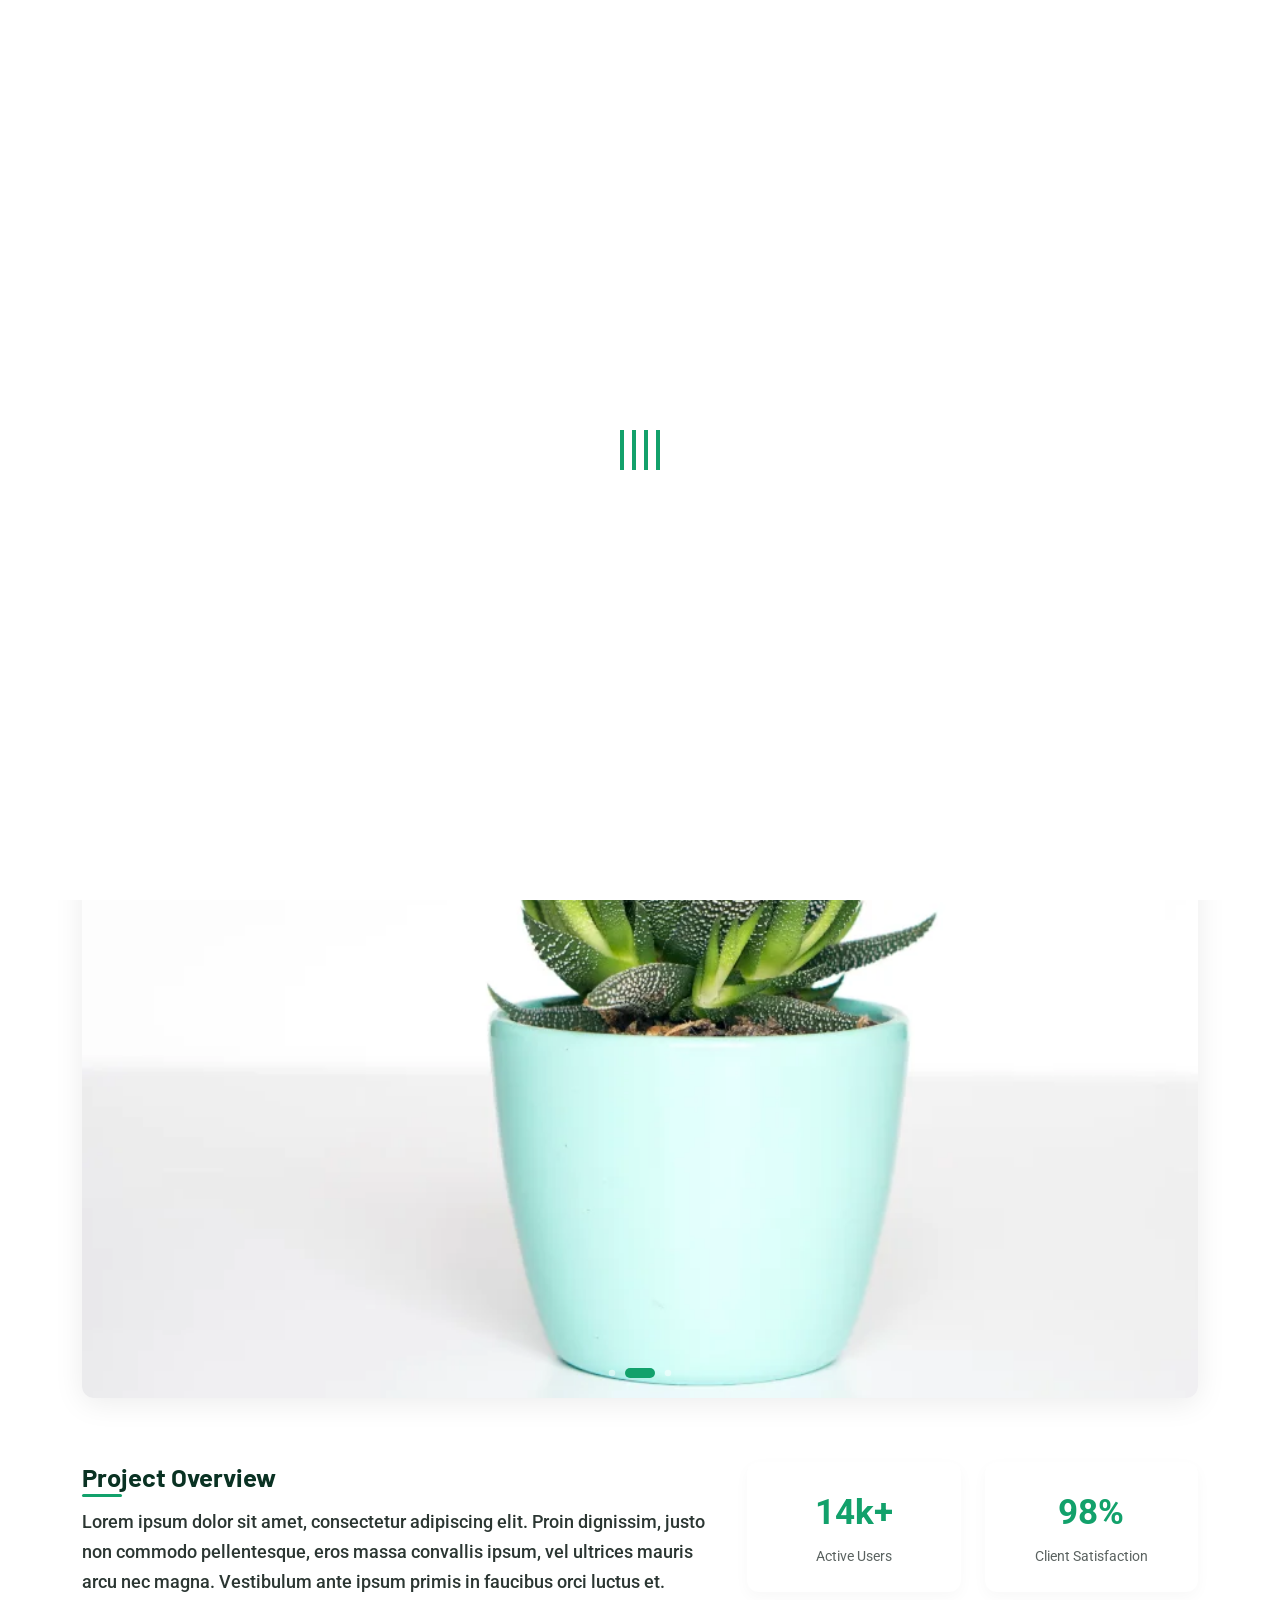
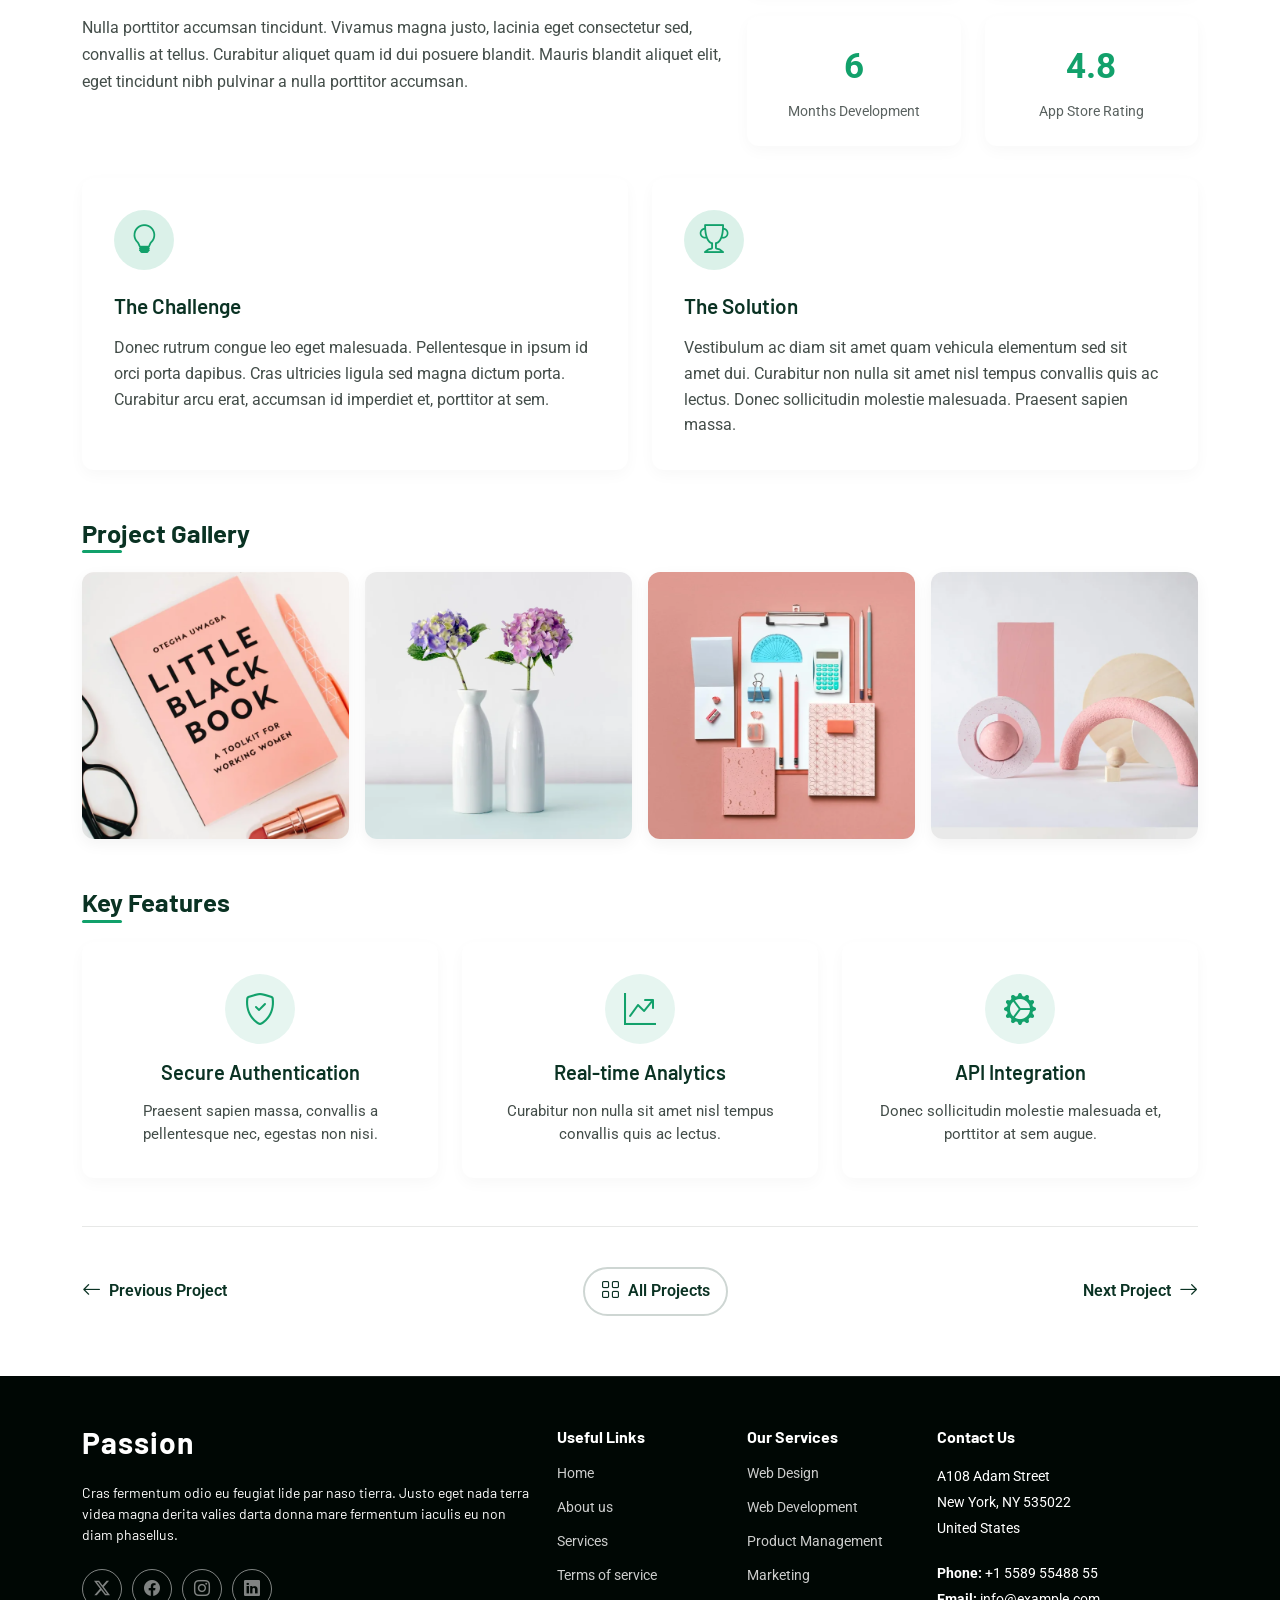
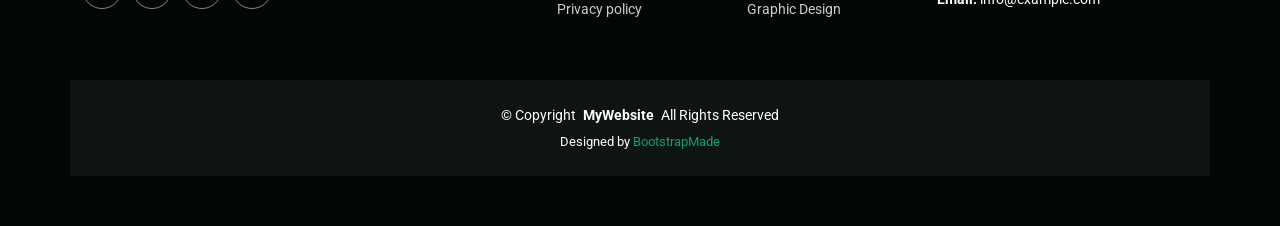
<file: portfolio-details.html>
<!DOCTYPE html>
<html lang="en">

<head>
  <meta charset="utf-8">
  <meta content="width=device-width, initial-scale=1.0" name="viewport">
  <title>Portfolio Details - Passion Bootstrap Template</title>
  <meta name="description" content="">
  <meta name="keywords" content="">

  <!-- Favicons -->
  <link href="assets/img/favicon.png" rel="icon">
  <link href="assets/img/apple-touch-icon.png" rel="apple-touch-icon">

  <!-- Fonts -->
  <link href="https://fonts.googleapis.com" rel="preconnect">
  <link href="https://fonts.gstatic.com" rel="preconnect" crossorigin>
  <link href="https://fonts.googleapis.com/css2?family=Roboto:ital,wght@0,100;0,300;0,400;0,500;0,700;0,900;1,100;1,300;1,400;1,500;1,700;1,900&family=Inter:wght@100;200;300;400;500;600;700;800;900&family=Barlow:ital,wght@0,100;0,200;0,300;0,400;0,500;0,600;0,700;0,800;0,900;1,100;1,200;1,300;1,400;1,500;1,600;1,700;1,800;1,900&display=swap" rel="stylesheet">

  <!-- Vendor CSS Files -->
  <link href="assets/vendor/bootstrap/css/bootstrap.min.css" rel="stylesheet">
  <link href="assets/vendor/bootstrap-icons/bootstrap-icons.css" rel="stylesheet">
  <link href="assets/vendor/glightbox/css/glightbox.min.css" rel="stylesheet">
  <link href="assets/vendor/swiper/swiper-bundle.min.css" rel="stylesheet">

  <!-- Main CSS File -->
  <link href="assets/css/main.css" rel="stylesheet">

  <!-- =======================================================
  * Template Name: Passion
  * Template URL: https://bootstrapmade.com/passion-bootstrap-template/
  * Updated: Jul 21 2025 with Bootstrap v5.3.7
  * Author: BootstrapMade.com
  * License: https://bootstrapmade.com/license/
  ======================================================== -->
</head>

<body class="portfolio-details-page">

  <header id="header" class="header fixed-top">

    <div class="topbar d-flex align-items-center dark-background">
      <div class="container d-flex justify-content-center justify-content-md-between">
        <div class="contact-info d-flex align-items-center">
          <i class="bi bi-envelope d-flex align-items-center"><a href="mailto:contact@example.com">contact@example.com</a></i>
          <i class="bi bi-phone d-flex align-items-center ms-4"><span>+1 5589 55488 55</span></i>
        </div>
        <div class="social-links d-none d-md-flex align-items-center">
          <a href="#" class="twitter"><i class="bi bi-twitter-x"></i></a>
          <a href="#" class="facebook"><i class="bi bi-facebook"></i></a>
          <a href="#" class="instagram"><i class="bi bi-instagram"></i></a>
          <a href="#" class="linkedin"><i class="bi bi-linkedin"></i></a>
        </div>
      </div>
    </div><!-- End Top Bar -->

    <div class="branding d-flex align-items-cente">

      <div class="container position-relative d-flex align-items-center justify-content-between">
        <a href="index.html" class="logo d-flex align-items-center">
          <!-- Uncomment the line below if you also wish to use an image logo -->
          <!-- <img src="assets/img/logo.webp" alt=""> -->
          <h1 class="sitename">Passion</h1>
        </a>

        <nav id="navmenu" class="navmenu">
          <ul>
            <li><a href="#hero">Home</a></li>
            <li><a href="#about">About</a></li>
            <li><a href="#services">Services</a></li>
            <li><a href="#portfolio">Portfolio</a></li>
            <li><a href="#team">Team</a></li>
            <li class="dropdown"><a href="#"><span>Dropdown</span> <i class="bi bi-chevron-down toggle-dropdown"></i></a>
              <ul>
                <li><a href="#">Dropdown 1</a></li>
                <li class="dropdown"><a href="#"><span>Deep Dropdown</span> <i class="bi bi-chevron-down toggle-dropdown"></i></a>
                  <ul>
                    <li><a href="#">Deep Dropdown 1</a></li>
                    <li><a href="#">Deep Dropdown 2</a></li>
                    <li><a href="#">Deep Dropdown 3</a></li>
                    <li><a href="#">Deep Dropdown 4</a></li>
                    <li><a href="#">Deep Dropdown 5</a></li>
                  </ul>
                </li>
                <li><a href="#">Dropdown 2</a></li>
                <li><a href="#">Dropdown 3</a></li>
                <li><a href="#">Dropdown 4</a></li>
              </ul>
            </li>

            <!-- Megamenu 2 -->
            <li class="megamenu-2"><a href="#"><span>Megamenu</span> <i class="bi bi-chevron-down toggle-dropdown"></i></a>

              <!-- Mobile Megamenu -->
              <ul class="mobile-megamenu">

                <li><a href="#">Product Analytics</a></li>
                <li><a href="#">Customer Insights</a></li>
                <li><a href="#">Market Research</a></li>

                <li class="dropdown"><a href="#"><span>Enterprise Software</span> <i class="bi bi-chevron-down toggle-dropdown"></i></a>
                  <ul>
                    <li><a href="#">CRM Solutions</a></li>
                    <li><a href="#">ERP Systems</a></li>
                    <li><a href="#">Workflow Automation</a></li>
                    <li><a href="#">Document Management</a></li>
                    <li><a href="#">Business Intelligence</a></li>
                    <li><a href="#">Integration Platform</a></li>
                  </ul>
                </li>

                <li class="dropdown"><a href="#"><span>Development Tools</span> <i class="bi bi-chevron-down toggle-dropdown"></i></a>
                  <ul>
                    <li><a href="#">Code Editors</a></li>
                    <li><a href="#">Version Control</a></li>
                    <li><a href="#">Testing Frameworks</a></li>
                    <li><a href="#">Deployment Tools</a></li>
                    <li><a href="#">API Management</a></li>
                    <li><a href="#">Performance Monitoring</a></li>
                  </ul>
                </li>

                <li class="dropdown"><a href="#"><span>Creative Suite</span> <i class="bi bi-chevron-down toggle-dropdown"></i></a>
                  <ul>
                    <li><a href="#">Design Software</a></li>
                    <li><a href="#">Video Editing</a></li>
                    <li><a href="#">Audio Production</a></li>
                    <li><a href="#">Animation Tools</a></li>
                    <li><a href="#">Photo Editing</a></li>
                    <li><a href="#">3D Modeling</a></li>
                  </ul>
                </li>

                <li class="dropdown"><a href="#"><span>Resources</span> <i class="bi bi-chevron-down toggle-dropdown"></i></a>
                  <ul>
                    <li><a href="#">Documentation</a></li>
                    <li><a href="#">Tutorials</a></li>
                    <li><a href="#">Community</a></li>
                    <li><a href="#">Blog Posts</a></li>
                  </ul>
                </li>

              </ul><!-- End Mobile Megamenu -->

              <!-- Desktop Megamenu -->
              <div class="desktop-megamenu">

                <div class="tab-navigation">
                  <ul class="nav nav-tabs flex-column" id="2190-megamenu-tabs" role="tablist">
                    <li class="nav-item" role="presentation">
                      <button class="nav-link active" id="2190-tab-1-tab" data-bs-toggle="tab" data-bs-target="#2190-tab-1" type="button" role="tab" aria-controls="2190-tab-1" aria-selected="true">
                        <i class="bi bi-building-gear"></i>
                        <span>Enterprise Software</span>
                      </button>
                    </li>
                    <li class="nav-item" role="presentation">
                      <button class="nav-link" id="2190-tab-2-tab" data-bs-toggle="tab" data-bs-target="#2190-tab-2" type="button" role="tab" aria-controls="2190-tab-2" aria-selected="false">
                        <i class="bi bi-code-slash"></i>
                        <span>Development Tools</span>
                      </button>
                    </li>
                    <li class="nav-item" role="presentation">
                      <button class="nav-link" id="2190-tab-3-tab" data-bs-toggle="tab" data-bs-target="#2190-tab-3" type="button" role="tab" aria-controls="2190-tab-3" aria-selected="false">
                        <i class="bi bi-palette"></i>
                        <span>Creative Suite</span>
                      </button>
                    </li>
                    <li class="nav-item" role="presentation">
                      <button class="nav-link" id="2190-tab-4-tab" data-bs-toggle="tab" data-bs-target="#2190-tab-4" type="button" role="tab" aria-controls="2190-tab-4" aria-selected="false">
                        <i class="bi bi-journal-text"></i>
                        <span>Resources</span>
                      </button>
                    </li>
                  </ul>
                </div>

                <div class="tab-content">

                  <!-- Enterprise Software Tab -->
                  <div class="tab-pane fade show active" id="2190-tab-1" role="tabpanel" aria-labelledby="2190-tab-1-tab">
                    <div class="content-grid">
                      <div class="product-section">
                        <h4>Core Solutions</h4>
                        <div class="product-list">
                          <a href="#" class="product-link">
                            <i class="bi bi-people"></i>
                            <div>
                              <span>CRM Solutions</span>
                              <small>Manage customer relationships effectively</small>
                            </div>
                          </a>
                          <a href="#" class="product-link">
                            <i class="bi bi-diagram-3"></i>
                            <div>
                              <span>ERP Systems</span>
                              <small>Integrate all business processes</small>
                            </div>
                          </a>
                          <a href="#" class="product-link">
                            <i class="bi bi-gear-wide"></i>
                            <div>
                              <span>Workflow Automation</span>
                              <small>Streamline repetitive tasks</small>
                            </div>
                          </a>
                        </div>
                      </div>

                      <div class="product-section">
                        <h4>Data &amp; Analytics</h4>
                        <div class="product-list">
                          <a href="#" class="product-link">
                            <i class="bi bi-file-earmark-text"></i>
                            <div>
                              <span>Document Management</span>
                              <small>Organize and secure documents</small>
                            </div>
                          </a>
                          <a href="#" class="product-link">
                            <i class="bi bi-bar-chart"></i>
                            <div>
                              <span>Business Intelligence</span>
                              <small>Make data-driven decisions</small>
                            </div>
                          </a>
                          <a href="#" class="product-link">
                            <i class="bi bi-share"></i>
                            <div>
                              <span>Integration Platform</span>
                              <small>Connect all your systems</small>
                            </div>
                          </a>
                        </div>
                      </div>
                    </div>

                    <div class="featured-banner">
                      <div class="banner-content">
                        <img src="assets/img/misc/misc-7.webp" alt="Enterprise Solutions" class="banner-image">
                        <div class="banner-info">
                          <h5>Enterprise Package</h5>
                          <p>Comprehensive business management solution with advanced features and 24/7 support.</p>
                          <a href="#" class="cta-btn">Get Started <i class="bi bi-arrow-right"></i></a>
                        </div>
                      </div>
                    </div>
                  </div>

                  <!-- Development Tools Tab -->
                  <div class="tab-pane fade" id="2190-tab-2" role="tabpanel" aria-labelledby="2190-tab-2-tab">
                    <div class="content-grid">
                      <div class="product-section">
                        <h4>Code &amp; Build</h4>
                        <div class="product-list">
                          <a href="#" class="product-link">
                            <i class="bi bi-code-square"></i>
                            <div>
                              <span>Code Editors</span>
                              <small>Advanced development environment</small>
                            </div>
                          </a>
                          <a href="#" class="product-link">
                            <i class="bi bi-git"></i>
                            <div>
                              <span>Version Control</span>
                              <small>Track changes and collaborate</small>
                            </div>
                          </a>
                          <a href="#" class="product-link">
                            <i class="bi bi-check2-square"></i>
                            <div>
                              <span>Testing Frameworks</span>
                              <small>Ensure code quality</small>
                            </div>
                          </a>
                        </div>
                      </div>

                      <div class="product-section">
                        <h4>Deploy &amp; Monitor</h4>
                        <div class="product-list">
                          <a href="#" class="product-link">
                            <i class="bi bi-cloud-upload"></i>
                            <div>
                              <span>Deployment Tools</span>
                              <small>Seamless application deployment</small>
                            </div>
                          </a>
                          <a href="#" class="product-link">
                            <i class="bi bi-api"></i>
                            <div>
                              <span>API Management</span>
                              <small>Design and manage APIs</small>
                            </div>
                          </a>
                          <a href="#" class="product-link">
                            <i class="bi bi-speedometer2"></i>
                            <div>
                              <span>Performance Monitoring</span>
                              <small>Track application performance</small>
                            </div>
                          </a>
                        </div>
                      </div>
                    </div>

                    <div class="featured-banner">
                      <div class="banner-content">
                        <img src="assets/img/misc/misc-12.webp" alt="Development Tools" class="banner-image">
                        <div class="banner-info">
                          <h5>Developer Suite</h5>
                          <p>Complete toolkit for modern development teams with integrated CI/CD pipelines.</p>
                          <a href="#" class="cta-btn">Explore Tools <i class="bi bi-arrow-right"></i></a>
                        </div>
                      </div>
                    </div>
                  </div>

                  <!-- Creative Suite Tab -->
                  <div class="tab-pane fade" id="2190-tab-3" role="tabpanel" aria-labelledby="2190-tab-3-tab">
                    <div class="content-grid">
                      <div class="product-section">
                        <h4>Design &amp; Visual</h4>
                        <div class="product-list">
                          <a href="#" class="product-link">
                            <i class="bi bi-brush"></i>
                            <div>
                              <span>Design Software</span>
                              <small>Professional graphic design tools</small>
                            </div>
                          </a>
                          <a href="#" class="product-link">
                            <i class="bi bi-camera-video"></i>
                            <div>
                              <span>Video Editing</span>
                              <small>Professional video production</small>
                            </div>
                          </a>
                          <a href="#" class="product-link">
                            <i class="bi bi-image"></i>
                            <div>
                              <span>Photo Editing</span>
                              <small>Advanced image manipulation</small>
                            </div>
                          </a>
                        </div>
                      </div>

                      <div class="product-section">
                        <h4>Media Production</h4>
                        <div class="product-list">
                          <a href="#" class="product-link">
                            <i class="bi bi-music-note"></i>
                            <div>
                              <span>Audio Production</span>
                              <small>Professional audio editing</small>
                            </div>
                          </a>
                          <a href="#" class="product-link">
                            <i class="bi bi-play-circle"></i>
                            <div>
                              <span>Animation Tools</span>
                              <small>Create stunning animations</small>
                            </div>
                          </a>
                          <a href="#" class="product-link">
                            <i class="bi bi-box"></i>
                            <div>
                              <span>3D Modeling</span>
                              <small>Advanced 3D design software</small>
                            </div>
                          </a>
                        </div>
                      </div>
                    </div>

                    <div class="featured-banner">
                      <div class="banner-content">
                        <img src="assets/img/misc/misc-5.webp" alt="Creative Suite" class="banner-image">
                        <div class="banner-info">
                          <h5>Creative Pro</h5>
                          <p>Everything you need for creative projects, from concept to final production.</p>
                          <a href="#" class="cta-btn">Start Creating <i class="bi bi-arrow-right"></i></a>
                        </div>
                      </div>
                    </div>
                  </div>

                  <!-- Resources Tab -->
                  <div class="tab-pane fade" id="2190-tab-4" role="tabpanel" aria-labelledby="2190-tab-4-tab">
                    <div class="resources-layout">
                      <div class="resource-categories">
                        <div class="resource-category">
                          <i class="bi bi-book"></i>
                          <h5>Documentation</h5>
                          <p>Comprehensive guides and API references for all our products and services.</p>
                          <a href="#" class="resource-link">Browse Docs <i class="bi bi-arrow-right"></i></a>
                        </div>
                        <div class="resource-category">
                          <i class="bi bi-play-circle"></i>
                          <h5>Video Tutorials</h5>
                          <p>Step-by-step video guides to help you get the most out of our solutions.</p>
                          <a href="#" class="resource-link">Watch Tutorials <i class="bi bi-arrow-right"></i></a>
                        </div>
                        <div class="resource-category">
                          <i class="bi bi-chat-square-dots"></i>
                          <h5>Community Forum</h5>
                          <p>Connect with other users, share tips, and get answers to your questions.</p>
                          <a href="#" class="resource-link">Join Community <i class="bi bi-arrow-right"></i></a>
                        </div>
                        <div class="resource-category">
                          <i class="bi bi-newspaper"></i>
                          <h5>Blog &amp; Articles</h5>
                          <p>Latest insights, best practices, and industry trends from our experts.</p>
                          <a href="#" class="resource-link">Read Blog <i class="bi bi-arrow-right"></i></a>
                        </div>
                      </div>
                    </div>
                  </div>

                </div>

              </div><!-- End Desktop Megamenu -->

            </li><!-- End Megamenu 2 -->

            <li><a href="#contact">Contact</a></li>

          </ul>
          <i class="mobile-nav-toggle d-xl-none bi bi-list"></i>
        </nav>

      </div>

    </div>

  </header>

  <main class="main">

    <!-- Page Title -->
    <div class="page-title dark-background" style="background-image: url(assets/img/bg/bg-14.webp);">
      <div class="container position-relative">
        <h1>Portfolio Details</h1>
        <p>Esse dolorum voluptatum ullam est sint nemo et est ipsa porro placeat quibusdam quia assumenda numquam molestias.</p>
        <nav class="breadcrumbs">
          <ol>
            <li><a href="index.html">Home</a></li>
            <li class="current">Portfolio Details</li>
          </ol>
        </nav>
      </div>
    </div><!-- End Page Title -->

    <!-- Portfolio Details Section -->
    <section id="portfolio-details" class="portfolio-details section">

      <div class="container">

        <div class="project-header">
          <div class="row">
            <div class="col-lg-7">
              <h1 class="project-title">Interactive Mobile Banking Platform</h1>
              <div class="project-meta">
                <div class="meta-item">
                  <i class="bi bi-calendar3"></i>
                  <span>June 2025</span>
                </div>
                <div class="meta-item">
                  <i class="bi bi-building"></i>
                  <span>FinTech Innovations Inc.</span>
                </div>
                <div class="meta-item">
                  <i class="bi bi-link-45deg"></i>
                  <a href="#" target="_blank">bankingapp.example.com</a>
                </div>
              </div>
              <div class="project-tags">
                <span class="tag">Mobile App</span>
                <span class="tag">UX Design</span>
                <span class="tag">FinTech</span>
              </div>
            </div>
            <div class="col-lg-5 d-flex align-items-center justify-content-end">
              <div class="technologies">
                <div class="tech-title">Technologies Used:</div>
                <div class="tech-badges">
                  <span>React Native</span>
                  <span>Node.js</span>
                  <span>MongoDB</span>
                  <span>AWS</span>
                  <span>Redux</span>
                </div>
              </div>
            </div>
          </div>
        </div>

        <div class="media-showcase">
          <div class="portfolio-details-slider swiper init-swiper swiper-fade swiper-initialized swiper-horizontal swiper-watch-progress swiper-backface-hidden">
            <script type="application/json" class="swiper-config">
              {
                "loop": true,
                "speed": 800,
                "autoplay": {
                  "delay": 5000
                },
                "effect": "fade",
                "fadeEffect": {
                  "crossFade": true
                },
                "slidesPerView": 1,
                "pagination": {
                  "el": ".swiper-pagination",
                  "clickable": true,
                  "dynamicBullets": true
                }
              }
            </script>
            <div class="swiper-wrapper" id="swiper-wrapper-595f71b1bf967dd9" aria-live="off" style="transition-duration: 0ms; transition-delay: 0ms;">
              <div class="swiper-slide swiper-slide-prev" style="width: 1296px; opacity: 0; transform: translate3d(0px, 0px, 0px); transition-duration: 0ms;" role="group" aria-label="1 / 3" data-swiper-slide-index="0">
                <img src="assets/img/portfolio/portfolio-1.webp" alt="Portfolio Image" class="img-fluid">
              </div>
              <div class="swiper-slide swiper-slide-visible swiper-slide-fully-visible swiper-slide-active" style="width: 1296px; opacity: 1; transform: translate3d(-1296px, 0px, 0px); transition-duration: 0ms;" role="group" aria-label="2 / 3" data-swiper-slide-index="1">
                <img src="assets/img/portfolio/portfolio-2.webp" alt="Portfolio Image" class="img-fluid">
              </div>
              <div class="swiper-slide swiper-slide-next" style="width: 1296px; opacity: 0; transform: translate3d(-2592px, 0px, 0px); transition-duration: 0ms;" role="group" aria-label="3 / 3" data-swiper-slide-index="2">
                <img src="assets/img/portfolio/portfolio-3.webp" alt="Portfolio Image" class="img-fluid">
              </div>
            </div>
            <div class="swiper-pagination swiper-pagination-clickable swiper-pagination-bullets swiper-pagination-horizontal swiper-pagination-bullets-dynamic" style="width: 190px;"><span class="swiper-pagination-bullet swiper-pagination-bullet-active-prev" style="left: 0px;" tabindex="0" role="button" aria-label="Go to slide 1"></span><span class="swiper-pagination-bullet swiper-pagination-bullet-active swiper-pagination-bullet-active-main" style="left: 0px;" tabindex="0" role="button" aria-label="Go to slide 2" aria-current="true"></span><span class="swiper-pagination-bullet swiper-pagination-bullet-active-next" style="left: 0px;" tabindex="0" role="button" aria-label="Go to slide 3"></span></div>
            <span class="swiper-notification" aria-live="assertive" aria-atomic="true"></span><span class="swiper-notification" aria-live="assertive" aria-atomic="true"></span><span class="swiper-notification" aria-live="assertive" aria-atomic="true"></span><span class="swiper-notification" aria-live="assertive" aria-atomic="true"></span><span class="swiper-notification" aria-live="assertive" aria-atomic="true"></span><span class="swiper-notification" aria-live="assertive" aria-atomic="true"></span><span class="swiper-notification" aria-live="assertive" aria-atomic="true"></span><span class="swiper-notification" aria-live="assertive" aria-atomic="true"></span><span class="swiper-notification" aria-live="assertive" aria-atomic="true"></span><span class="swiper-notification" aria-live="assertive" aria-atomic="true"></span><span class="swiper-notification" aria-live="assertive" aria-atomic="true"></span><span class="swiper-notification" aria-live="assertive" aria-atomic="true"></span><span class="swiper-notification" aria-live="assertive" aria-atomic="true"></span><span class="swiper-notification" aria-live="assertive" aria-atomic="true"></span><span class="swiper-notification" aria-live="assertive" aria-atomic="true"></span><span class="swiper-notification" aria-live="assertive" aria-atomic="true"></span><span class="swiper-notification" aria-live="assertive" aria-atomic="true"></span><span class="swiper-notification" aria-live="assertive" aria-atomic="true"></span><span class="swiper-notification" aria-live="assertive" aria-atomic="true"></span><span class="swiper-notification" aria-live="assertive" aria-atomic="true"></span><span class="swiper-notification" aria-live="assertive" aria-atomic="true"></span><span class="swiper-notification" aria-live="assertive" aria-atomic="true"></span><span class="swiper-notification" aria-live="assertive" aria-atomic="true"></span><span class="swiper-notification" aria-live="assertive" aria-atomic="true"></span><span class="swiper-notification" aria-live="assertive" aria-atomic="true"></span><span class="swiper-notification" aria-live="assertive" aria-atomic="true"></span><span class="swiper-notification" aria-live="assertive" aria-atomic="true"></span><span class="swiper-notification" aria-live="assertive" aria-atomic="true"></span><span class="swiper-notification" aria-live="assertive" aria-atomic="true"></span><span class="swiper-notification" aria-live="assertive" aria-atomic="true"></span><span class="swiper-notification" aria-live="assertive" aria-atomic="true"></span><span class="swiper-notification" aria-live="assertive" aria-atomic="true"></span><span class="swiper-notification" aria-live="assertive" aria-atomic="true"></span>
          </div>
        </div>

        <div class="project-content">
          <div class="row gy-4">
            <div class="col-lg-7">
              <div class="description-box">
                <h3>Project Overview</h3>
                <p class="lead">Lorem ipsum dolor sit amet, consectetur adipiscing elit. Proin dignissim, justo non commodo pellentesque, eros massa convallis ipsum, vel ultrices mauris arcu nec magna. Vestibulum ante ipsum primis in faucibus orci luctus et.</p>
                <p>Nulla porttitor accumsan tincidunt. Vivamus magna justo, lacinia eget consectetur sed, convallis at tellus. Curabitur aliquet quam id dui posuere blandit. Mauris blandit aliquet elit, eget tincidunt nibh pulvinar a nulla porttitor accumsan.</p>
              </div>
            </div>

            <div class="col-lg-5">
              <div class="project-stats">
                <div class="stat-item">
                  <div class="stat-number">14k+</div>
                  <div class="stat-label">Active Users</div>
                </div>
                <div class="stat-item">
                  <div class="stat-number">98%</div>
                  <div class="stat-label">Client Satisfaction</div>
                </div>
                <div class="stat-item">
                  <div class="stat-number">6</div>
                  <div class="stat-label">Months Development</div>
                </div>
                <div class="stat-item">
                  <div class="stat-number">4.8</div>
                  <div class="stat-label">App Store Rating</div>
                </div>
              </div>
            </div>
          </div>

          <div class="row gy-4">
            <div class="col-md-6">
              <div class="info-card">
                <div class="card-icon">
                  <i class="bi bi-lightbulb"></i>
                </div>
                <h4>The Challenge</h4>
                <p>Donec rutrum congue leo eget malesuada. Pellentesque in ipsum id orci porta dapibus. Cras ultricies ligula sed magna dictum porta. Curabitur arcu erat, accumsan id imperdiet et, porttitor at sem.</p>
              </div>
            </div>

            <div class="col-md-6">
              <div class="info-card">
                <div class="card-icon">
                  <i class="bi bi-trophy"></i>
                </div>
                <h4>The Solution</h4>
                <p>Vestibulum ac diam sit amet quam vehicula elementum sed sit amet dui. Curabitur non nulla sit amet nisl tempus convallis quis ac lectus. Donec sollicitudin molestie malesuada. Praesent sapien massa.</p>
              </div>
            </div>
          </div>

          <div class="project-gallery">
            <h3>Project Gallery</h3>
            <div class="row g-3">
              <div class="col-6 col-md-3">
                <div class="gallery-item">
                  <img src="assets/img/portfolio/portfolio-9.webp" alt="Project Image" class="img-fluid glightbox">
                </div>
              </div>
              <div class="col-6 col-md-3">
                <div class="gallery-item">
                  <img src="assets/img/portfolio/portfolio-10.webp" alt="Project Image" class="img-fluid glightbox">
                </div>
              </div>
              <div class="col-6 col-md-3">
                <div class="gallery-item">
                  <img src="assets/img/portfolio/portfolio-4.webp" alt="Project Image" class="img-fluid glightbox">
                </div>
              </div>
              <div class="col-6 col-md-3">
                <div class="gallery-item">
                  <img src="assets/img/portfolio/portfolio-6.webp" alt="Project Image" class="img-fluid glightbox">
                </div>
              </div>
            </div>
          </div>

          <div class="key-features">
            <h3>Key Features</h3>
            <div class="row g-4">
              <div class="col-md-4">
                <div class="feature-item">
                  <i class="bi bi-shield-check"></i>
                  <h5>Secure Authentication</h5>
                  <p>Praesent sapien massa, convallis a pellentesque nec, egestas non nisi.</p>
                </div>
              </div>
              <div class="col-md-4">
                <div class="feature-item">
                  <i class="bi bi-graph-up-arrow"></i>
                  <h5>Real-time Analytics</h5>
                  <p>Curabitur non nulla sit amet nisl tempus convallis quis ac lectus.</p>
                </div>
              </div>
              <div class="col-md-4">
                <div class="feature-item">
                  <i class="bi bi-gear-wide-connected"></i>
                  <h5>API Integration</h5>
                  <p>Donec sollicitudin molestie malesuada et, porttitor at sem augue.</p>
                </div>
              </div>
            </div>
          </div>

          <div class="project-navigation">
            <a href="#" class="prev-project">
              <i class="bi bi-arrow-left"></i>
              <span>Previous Project</span>
            </a>
            <a href="#" class="all-projects">
              <i class="bi bi-grid"></i>
              <span>All Projects</span>
            </a>
            <a href="#" class="next-project">
              <span>Next Project</span>
              <i class="bi bi-arrow-right"></i>
            </a>
          </div>
        </div>

      </div>

    </section><!-- /Portfolio Details Section -->

  </main>

  <footer id="footer" class="footer position-relative dark-background">

    <div class="container footer-top">
      <div class="row gy-4">
        <div class="col-lg-5 col-md-12 footer-about">
          <a href="index.html" class="logo d-flex align-items-center">
            <span class="sitename">Passion</span>
          </a>
          <p>Cras fermentum odio eu feugiat lide par naso tierra. Justo eget nada terra videa magna derita valies darta donna mare fermentum iaculis eu non diam phasellus.</p>
          <div class="social-links d-flex mt-4">
            <a href=""><i class="bi bi-twitter-x"></i></a>
            <a href=""><i class="bi bi-facebook"></i></a>
            <a href=""><i class="bi bi-instagram"></i></a>
            <a href=""><i class="bi bi-linkedin"></i></a>
          </div>
        </div>

        <div class="col-lg-2 col-6 footer-links">
          <h4>Useful Links</h4>
          <ul>
            <li><a href="#">Home</a></li>
            <li><a href="#">About us</a></li>
            <li><a href="#">Services</a></li>
            <li><a href="#">Terms of service</a></li>
            <li><a href="#">Privacy policy</a></li>
          </ul>
        </div>

        <div class="col-lg-2 col-6 footer-links">
          <h4>Our Services</h4>
          <ul>
            <li><a href="#">Web Design</a></li>
            <li><a href="#">Web Development</a></li>
            <li><a href="#">Product Management</a></li>
            <li><a href="#">Marketing</a></li>
            <li><a href="#">Graphic Design</a></li>
          </ul>
        </div>

        <div class="col-lg-3 col-md-12 footer-contact text-center text-md-start">
          <h4>Contact Us</h4>
          <p>A108 Adam Street</p>
          <p>New York, NY 535022</p>
          <p>United States</p>
          <p class="mt-4"><strong>Phone:</strong> <span>+1 5589 55488 55</span></p>
          <p><strong>Email:</strong> <span>info@example.com</span></p>
        </div>

      </div>
    </div>

    <div class="container copyright text-center mt-4">
      <p>© <span>Copyright</span> <strong class="px-1 sitename">MyWebsite</strong> <span>All Rights Reserved</span></p>
      <div class="credits">
        <!-- All the links in the footer should remain intact. -->
        <!-- You can delete the links only if you've purchased the pro version. -->
        <!-- Licensing information: https://bootstrapmade.com/license/ -->
        <!-- Purchase the pro version with working PHP/AJAX contact form: [buy-url] -->
        Designed by <a href="https://bootstrapmade.com/">BootstrapMade</a>
      </div>
    </div>

  </footer>

  <!-- Scroll Top -->
  <a href="#" id="scroll-top" class="scroll-top d-flex align-items-center justify-content-center"><i class="bi bi-arrow-up-short"></i></a>

  <!-- Preloader -->
  <div id="preloader">
    <div></div>
    <div></div>
    <div></div>
    <div></div>
  </div>

  <!-- Vendor JS Files -->
  <script src="assets/vendor/bootstrap/js/bootstrap.bundle.min.js"></script>
  <script src="assets/vendor/php-email-form/validate.js"></script>
  <script src="assets/vendor/glightbox/js/glightbox.min.js"></script>
  <script src="assets/vendor/purecounter/purecounter_vanilla.js"></script>
  <script src="assets/vendor/swiper/swiper-bundle.min.js"></script>
  <script src="assets/vendor/imagesloaded/imagesloaded.pkgd.min.js"></script>
  <script src="assets/vendor/isotope-layout/isotope.pkgd.min.js"></script>

  <!-- Main JS File -->
  <script src="assets/js/main.js"></script>

</body>

</html>
</file>
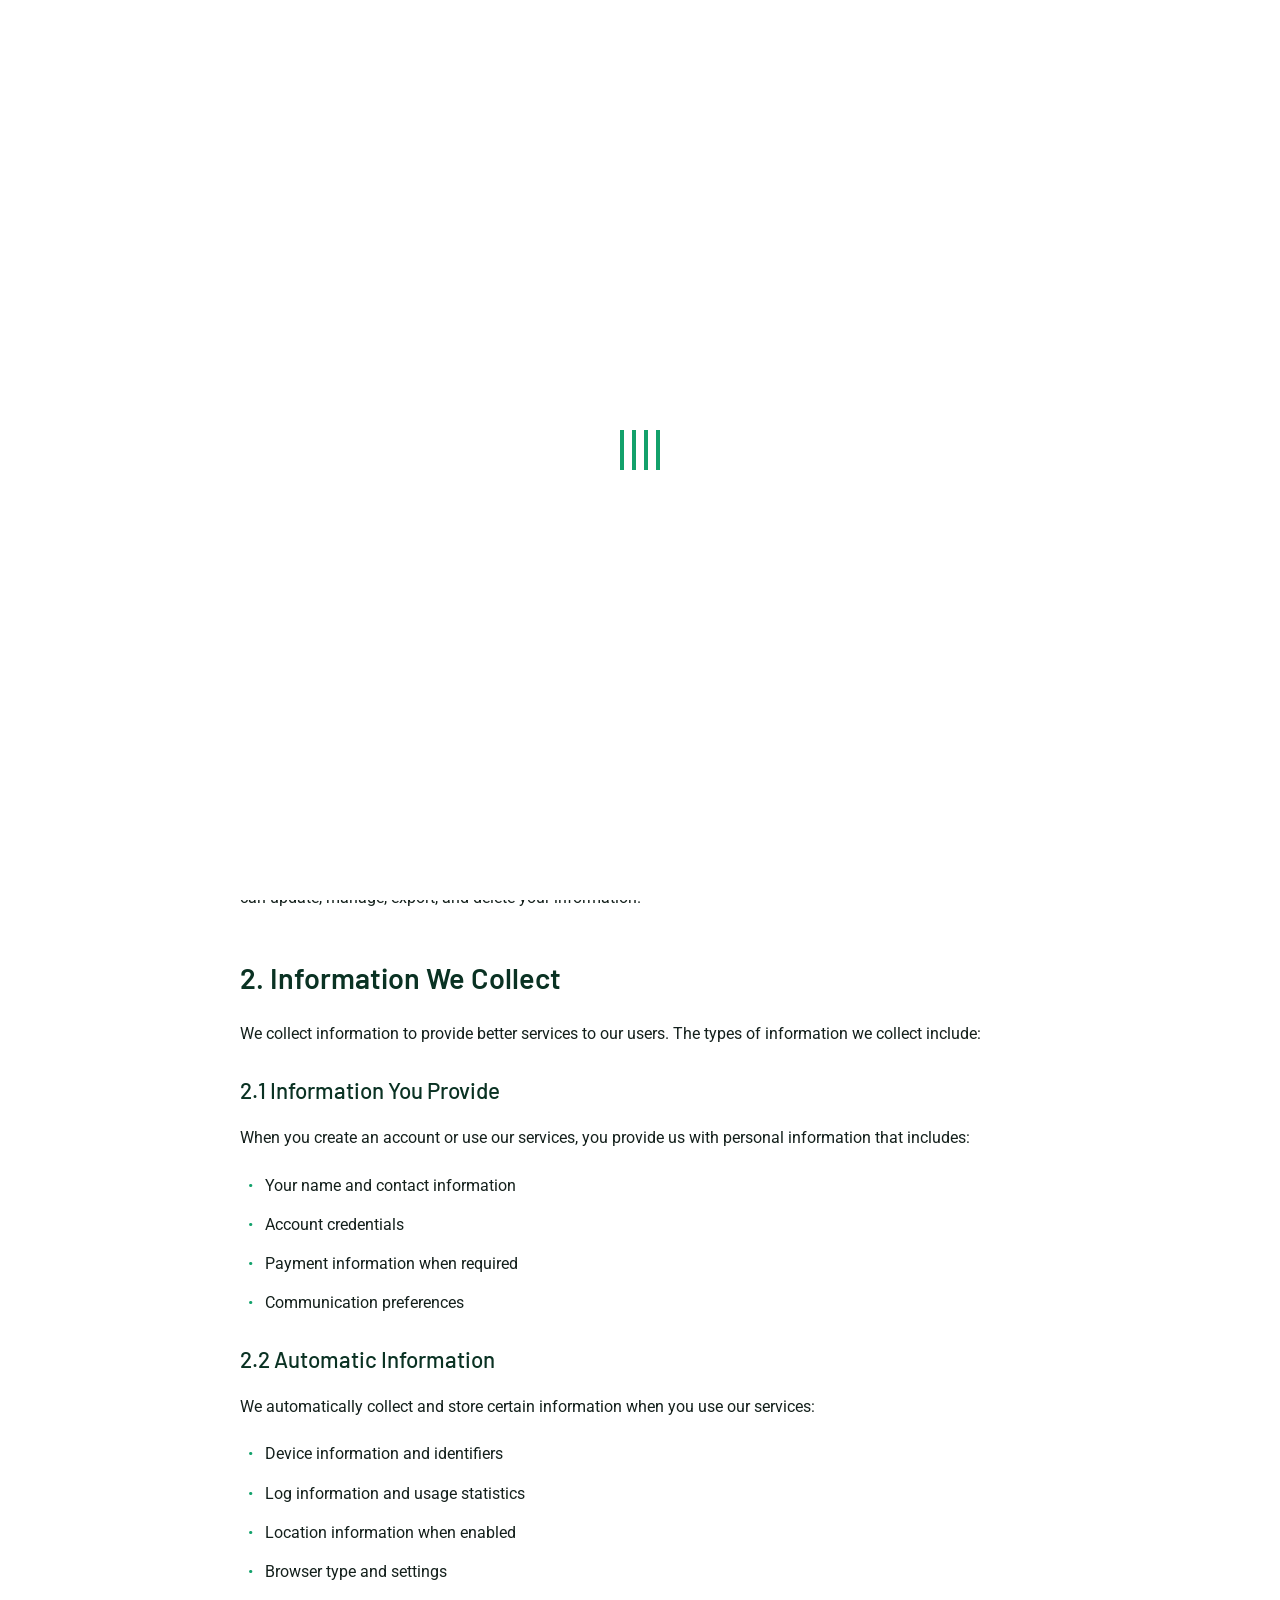
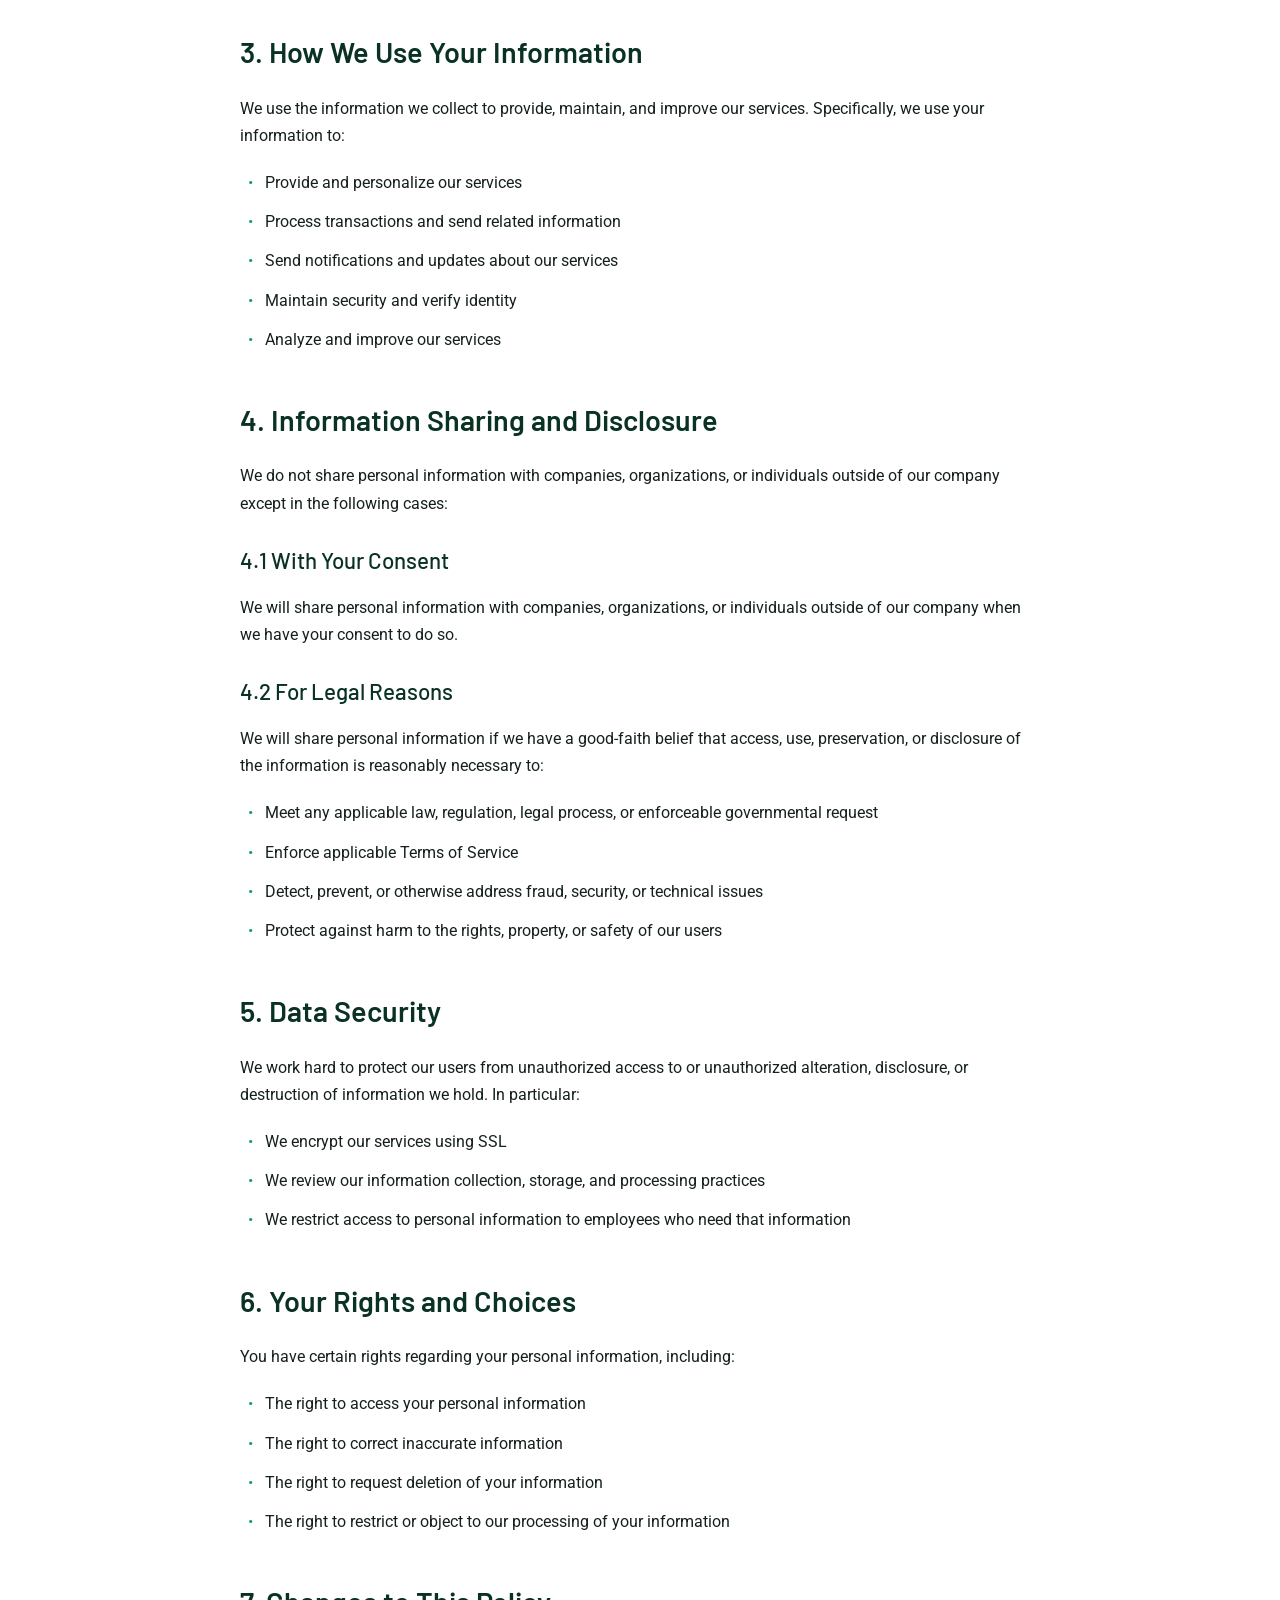
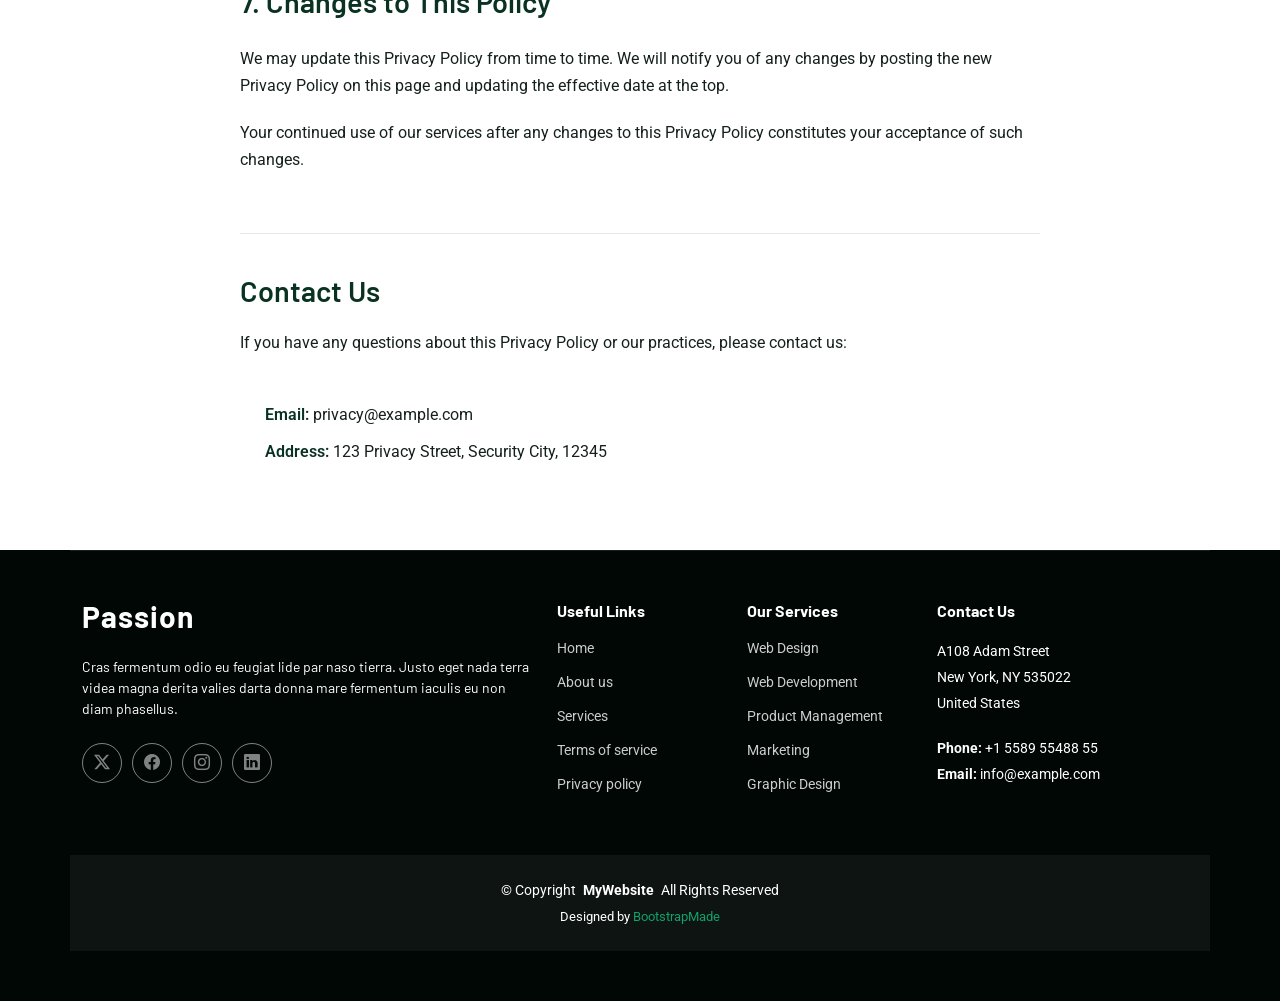
<file: privacy.html>
<!DOCTYPE html>
<html lang="en">

<head>
  <meta charset="utf-8">
  <meta content="width=device-width, initial-scale=1.0" name="viewport">
  <title>Privacy - Passion Bootstrap Template</title>
  <meta name="description" content="">
  <meta name="keywords" content="">

  <!-- Favicons -->
  <link href="assets/img/favicon.png" rel="icon">
  <link href="assets/img/apple-touch-icon.png" rel="apple-touch-icon">

  <!-- Fonts -->
  <link href="https://fonts.googleapis.com" rel="preconnect">
  <link href="https://fonts.gstatic.com" rel="preconnect" crossorigin>
  <link href="https://fonts.googleapis.com/css2?family=Roboto:ital,wght@0,100;0,300;0,400;0,500;0,700;0,900;1,100;1,300;1,400;1,500;1,700;1,900&family=Inter:wght@100;200;300;400;500;600;700;800;900&family=Barlow:ital,wght@0,100;0,200;0,300;0,400;0,500;0,600;0,700;0,800;0,900;1,100;1,200;1,300;1,400;1,500;1,600;1,700;1,800;1,900&display=swap" rel="stylesheet">

  <!-- Vendor CSS Files -->
  <link href="assets/vendor/bootstrap/css/bootstrap.min.css" rel="stylesheet">
  <link href="assets/vendor/bootstrap-icons/bootstrap-icons.css" rel="stylesheet">
  <link href="assets/vendor/glightbox/css/glightbox.min.css" rel="stylesheet">
  <link href="assets/vendor/swiper/swiper-bundle.min.css" rel="stylesheet">

  <!-- Main CSS File -->
  <link href="assets/css/main.css" rel="stylesheet">

  <!-- =======================================================
  * Template Name: Passion
  * Template URL: https://bootstrapmade.com/passion-bootstrap-template/
  * Updated: Jul 21 2025 with Bootstrap v5.3.7
  * Author: BootstrapMade.com
  * License: https://bootstrapmade.com/license/
  ======================================================== -->
</head>

<body class="privacy-page">

  <header id="header" class="header fixed-top">

    <div class="topbar d-flex align-items-center dark-background">
      <div class="container d-flex justify-content-center justify-content-md-between">
        <div class="contact-info d-flex align-items-center">
          <i class="bi bi-envelope d-flex align-items-center"><a href="mailto:contact@example.com">contact@example.com</a></i>
          <i class="bi bi-phone d-flex align-items-center ms-4"><span>+1 5589 55488 55</span></i>
        </div>
        <div class="social-links d-none d-md-flex align-items-center">
          <a href="#" class="twitter"><i class="bi bi-twitter-x"></i></a>
          <a href="#" class="facebook"><i class="bi bi-facebook"></i></a>
          <a href="#" class="instagram"><i class="bi bi-instagram"></i></a>
          <a href="#" class="linkedin"><i class="bi bi-linkedin"></i></a>
        </div>
      </div>
    </div><!-- End Top Bar -->

    <div class="branding d-flex align-items-cente">

      <div class="container position-relative d-flex align-items-center justify-content-between">
        <a href="index.html" class="logo d-flex align-items-center">
          <!-- Uncomment the line below if you also wish to use an image logo -->
          <!-- <img src="assets/img/logo.webp" alt=""> -->
          <h1 class="sitename">Passion</h1>
        </a>

        <nav id="navmenu" class="navmenu">
          <ul>
            <li><a href="#hero">Home</a></li>
            <li><a href="#about">About</a></li>
            <li><a href="#services">Services</a></li>
            <li><a href="#portfolio">Portfolio</a></li>
            <li><a href="#team">Team</a></li>
            <li class="dropdown"><a href="#"><span>Dropdown</span> <i class="bi bi-chevron-down toggle-dropdown"></i></a>
              <ul>
                <li><a href="#">Dropdown 1</a></li>
                <li class="dropdown"><a href="#"><span>Deep Dropdown</span> <i class="bi bi-chevron-down toggle-dropdown"></i></a>
                  <ul>
                    <li><a href="#">Deep Dropdown 1</a></li>
                    <li><a href="#">Deep Dropdown 2</a></li>
                    <li><a href="#">Deep Dropdown 3</a></li>
                    <li><a href="#">Deep Dropdown 4</a></li>
                    <li><a href="#">Deep Dropdown 5</a></li>
                  </ul>
                </li>
                <li><a href="#">Dropdown 2</a></li>
                <li><a href="#">Dropdown 3</a></li>
                <li><a href="#">Dropdown 4</a></li>
              </ul>
            </li>

            <!-- Megamenu 2 -->
            <li class="megamenu-2"><a href="#"><span>Megamenu</span> <i class="bi bi-chevron-down toggle-dropdown"></i></a>

              <!-- Mobile Megamenu -->
              <ul class="mobile-megamenu">

                <li><a href="#">Product Analytics</a></li>
                <li><a href="#">Customer Insights</a></li>
                <li><a href="#">Market Research</a></li>

                <li class="dropdown"><a href="#"><span>Enterprise Software</span> <i class="bi bi-chevron-down toggle-dropdown"></i></a>
                  <ul>
                    <li><a href="#">CRM Solutions</a></li>
                    <li><a href="#">ERP Systems</a></li>
                    <li><a href="#">Workflow Automation</a></li>
                    <li><a href="#">Document Management</a></li>
                    <li><a href="#">Business Intelligence</a></li>
                    <li><a href="#">Integration Platform</a></li>
                  </ul>
                </li>

                <li class="dropdown"><a href="#"><span>Development Tools</span> <i class="bi bi-chevron-down toggle-dropdown"></i></a>
                  <ul>
                    <li><a href="#">Code Editors</a></li>
                    <li><a href="#">Version Control</a></li>
                    <li><a href="#">Testing Frameworks</a></li>
                    <li><a href="#">Deployment Tools</a></li>
                    <li><a href="#">API Management</a></li>
                    <li><a href="#">Performance Monitoring</a></li>
                  </ul>
                </li>

                <li class="dropdown"><a href="#"><span>Creative Suite</span> <i class="bi bi-chevron-down toggle-dropdown"></i></a>
                  <ul>
                    <li><a href="#">Design Software</a></li>
                    <li><a href="#">Video Editing</a></li>
                    <li><a href="#">Audio Production</a></li>
                    <li><a href="#">Animation Tools</a></li>
                    <li><a href="#">Photo Editing</a></li>
                    <li><a href="#">3D Modeling</a></li>
                  </ul>
                </li>

                <li class="dropdown"><a href="#"><span>Resources</span> <i class="bi bi-chevron-down toggle-dropdown"></i></a>
                  <ul>
                    <li><a href="#">Documentation</a></li>
                    <li><a href="#">Tutorials</a></li>
                    <li><a href="#">Community</a></li>
                    <li><a href="#">Blog Posts</a></li>
                  </ul>
                </li>

              </ul><!-- End Mobile Megamenu -->

              <!-- Desktop Megamenu -->
              <div class="desktop-megamenu">

                <div class="tab-navigation">
                  <ul class="nav nav-tabs flex-column" id="2190-megamenu-tabs" role="tablist">
                    <li class="nav-item" role="presentation">
                      <button class="nav-link active" id="2190-tab-1-tab" data-bs-toggle="tab" data-bs-target="#2190-tab-1" type="button" role="tab" aria-controls="2190-tab-1" aria-selected="true">
                        <i class="bi bi-building-gear"></i>
                        <span>Enterprise Software</span>
                      </button>
                    </li>
                    <li class="nav-item" role="presentation">
                      <button class="nav-link" id="2190-tab-2-tab" data-bs-toggle="tab" data-bs-target="#2190-tab-2" type="button" role="tab" aria-controls="2190-tab-2" aria-selected="false">
                        <i class="bi bi-code-slash"></i>
                        <span>Development Tools</span>
                      </button>
                    </li>
                    <li class="nav-item" role="presentation">
                      <button class="nav-link" id="2190-tab-3-tab" data-bs-toggle="tab" data-bs-target="#2190-tab-3" type="button" role="tab" aria-controls="2190-tab-3" aria-selected="false">
                        <i class="bi bi-palette"></i>
                        <span>Creative Suite</span>
                      </button>
                    </li>
                    <li class="nav-item" role="presentation">
                      <button class="nav-link" id="2190-tab-4-tab" data-bs-toggle="tab" data-bs-target="#2190-tab-4" type="button" role="tab" aria-controls="2190-tab-4" aria-selected="false">
                        <i class="bi bi-journal-text"></i>
                        <span>Resources</span>
                      </button>
                    </li>
                  </ul>
                </div>

                <div class="tab-content">

                  <!-- Enterprise Software Tab -->
                  <div class="tab-pane fade show active" id="2190-tab-1" role="tabpanel" aria-labelledby="2190-tab-1-tab">
                    <div class="content-grid">
                      <div class="product-section">
                        <h4>Core Solutions</h4>
                        <div class="product-list">
                          <a href="#" class="product-link">
                            <i class="bi bi-people"></i>
                            <div>
                              <span>CRM Solutions</span>
                              <small>Manage customer relationships effectively</small>
                            </div>
                          </a>
                          <a href="#" class="product-link">
                            <i class="bi bi-diagram-3"></i>
                            <div>
                              <span>ERP Systems</span>
                              <small>Integrate all business processes</small>
                            </div>
                          </a>
                          <a href="#" class="product-link">
                            <i class="bi bi-gear-wide"></i>
                            <div>
                              <span>Workflow Automation</span>
                              <small>Streamline repetitive tasks</small>
                            </div>
                          </a>
                        </div>
                      </div>

                      <div class="product-section">
                        <h4>Data &amp; Analytics</h4>
                        <div class="product-list">
                          <a href="#" class="product-link">
                            <i class="bi bi-file-earmark-text"></i>
                            <div>
                              <span>Document Management</span>
                              <small>Organize and secure documents</small>
                            </div>
                          </a>
                          <a href="#" class="product-link">
                            <i class="bi bi-bar-chart"></i>
                            <div>
                              <span>Business Intelligence</span>
                              <small>Make data-driven decisions</small>
                            </div>
                          </a>
                          <a href="#" class="product-link">
                            <i class="bi bi-share"></i>
                            <div>
                              <span>Integration Platform</span>
                              <small>Connect all your systems</small>
                            </div>
                          </a>
                        </div>
                      </div>
                    </div>

                    <div class="featured-banner">
                      <div class="banner-content">
                        <img src="assets/img/misc/misc-7.webp" alt="Enterprise Solutions" class="banner-image">
                        <div class="banner-info">
                          <h5>Enterprise Package</h5>
                          <p>Comprehensive business management solution with advanced features and 24/7 support.</p>
                          <a href="#" class="cta-btn">Get Started <i class="bi bi-arrow-right"></i></a>
                        </div>
                      </div>
                    </div>
                  </div>

                  <!-- Development Tools Tab -->
                  <div class="tab-pane fade" id="2190-tab-2" role="tabpanel" aria-labelledby="2190-tab-2-tab">
                    <div class="content-grid">
                      <div class="product-section">
                        <h4>Code &amp; Build</h4>
                        <div class="product-list">
                          <a href="#" class="product-link">
                            <i class="bi bi-code-square"></i>
                            <div>
                              <span>Code Editors</span>
                              <small>Advanced development environment</small>
                            </div>
                          </a>
                          <a href="#" class="product-link">
                            <i class="bi bi-git"></i>
                            <div>
                              <span>Version Control</span>
                              <small>Track changes and collaborate</small>
                            </div>
                          </a>
                          <a href="#" class="product-link">
                            <i class="bi bi-check2-square"></i>
                            <div>
                              <span>Testing Frameworks</span>
                              <small>Ensure code quality</small>
                            </div>
                          </a>
                        </div>
                      </div>

                      <div class="product-section">
                        <h4>Deploy &amp; Monitor</h4>
                        <div class="product-list">
                          <a href="#" class="product-link">
                            <i class="bi bi-cloud-upload"></i>
                            <div>
                              <span>Deployment Tools</span>
                              <small>Seamless application deployment</small>
                            </div>
                          </a>
                          <a href="#" class="product-link">
                            <i class="bi bi-api"></i>
                            <div>
                              <span>API Management</span>
                              <small>Design and manage APIs</small>
                            </div>
                          </a>
                          <a href="#" class="product-link">
                            <i class="bi bi-speedometer2"></i>
                            <div>
                              <span>Performance Monitoring</span>
                              <small>Track application performance</small>
                            </div>
                          </a>
                        </div>
                      </div>
                    </div>

                    <div class="featured-banner">
                      <div class="banner-content">
                        <img src="assets/img/misc/misc-12.webp" alt="Development Tools" class="banner-image">
                        <div class="banner-info">
                          <h5>Developer Suite</h5>
                          <p>Complete toolkit for modern development teams with integrated CI/CD pipelines.</p>
                          <a href="#" class="cta-btn">Explore Tools <i class="bi bi-arrow-right"></i></a>
                        </div>
                      </div>
                    </div>
                  </div>

                  <!-- Creative Suite Tab -->
                  <div class="tab-pane fade" id="2190-tab-3" role="tabpanel" aria-labelledby="2190-tab-3-tab">
                    <div class="content-grid">
                      <div class="product-section">
                        <h4>Design &amp; Visual</h4>
                        <div class="product-list">
                          <a href="#" class="product-link">
                            <i class="bi bi-brush"></i>
                            <div>
                              <span>Design Software</span>
                              <small>Professional graphic design tools</small>
                            </div>
                          </a>
                          <a href="#" class="product-link">
                            <i class="bi bi-camera-video"></i>
                            <div>
                              <span>Video Editing</span>
                              <small>Professional video production</small>
                            </div>
                          </a>
                          <a href="#" class="product-link">
                            <i class="bi bi-image"></i>
                            <div>
                              <span>Photo Editing</span>
                              <small>Advanced image manipulation</small>
                            </div>
                          </a>
                        </div>
                      </div>

                      <div class="product-section">
                        <h4>Media Production</h4>
                        <div class="product-list">
                          <a href="#" class="product-link">
                            <i class="bi bi-music-note"></i>
                            <div>
                              <span>Audio Production</span>
                              <small>Professional audio editing</small>
                            </div>
                          </a>
                          <a href="#" class="product-link">
                            <i class="bi bi-play-circle"></i>
                            <div>
                              <span>Animation Tools</span>
                              <small>Create stunning animations</small>
                            </div>
                          </a>
                          <a href="#" class="product-link">
                            <i class="bi bi-box"></i>
                            <div>
                              <span>3D Modeling</span>
                              <small>Advanced 3D design software</small>
                            </div>
                          </a>
                        </div>
                      </div>
                    </div>

                    <div class="featured-banner">
                      <div class="banner-content">
                        <img src="assets/img/misc/misc-5.webp" alt="Creative Suite" class="banner-image">
                        <div class="banner-info">
                          <h5>Creative Pro</h5>
                          <p>Everything you need for creative projects, from concept to final production.</p>
                          <a href="#" class="cta-btn">Start Creating <i class="bi bi-arrow-right"></i></a>
                        </div>
                      </div>
                    </div>
                  </div>

                  <!-- Resources Tab -->
                  <div class="tab-pane fade" id="2190-tab-4" role="tabpanel" aria-labelledby="2190-tab-4-tab">
                    <div class="resources-layout">
                      <div class="resource-categories">
                        <div class="resource-category">
                          <i class="bi bi-book"></i>
                          <h5>Documentation</h5>
                          <p>Comprehensive guides and API references for all our products and services.</p>
                          <a href="#" class="resource-link">Browse Docs <i class="bi bi-arrow-right"></i></a>
                        </div>
                        <div class="resource-category">
                          <i class="bi bi-play-circle"></i>
                          <h5>Video Tutorials</h5>
                          <p>Step-by-step video guides to help you get the most out of our solutions.</p>
                          <a href="#" class="resource-link">Watch Tutorials <i class="bi bi-arrow-right"></i></a>
                        </div>
                        <div class="resource-category">
                          <i class="bi bi-chat-square-dots"></i>
                          <h5>Community Forum</h5>
                          <p>Connect with other users, share tips, and get answers to your questions.</p>
                          <a href="#" class="resource-link">Join Community <i class="bi bi-arrow-right"></i></a>
                        </div>
                        <div class="resource-category">
                          <i class="bi bi-newspaper"></i>
                          <h5>Blog &amp; Articles</h5>
                          <p>Latest insights, best practices, and industry trends from our experts.</p>
                          <a href="#" class="resource-link">Read Blog <i class="bi bi-arrow-right"></i></a>
                        </div>
                      </div>
                    </div>
                  </div>

                </div>

              </div><!-- End Desktop Megamenu -->

            </li><!-- End Megamenu 2 -->

            <li><a href="#contact">Contact</a></li>

          </ul>
          <i class="mobile-nav-toggle d-xl-none bi bi-list"></i>
        </nav>

      </div>

    </div>

  </header>

  <main class="main">

    <!-- Page Title -->
    <div class="page-title dark-background" style="background-image: url(assets/img/bg/bg-14.webp);">
      <div class="container position-relative">
        <h1>Privacy</h1>
        <p>Esse dolorum voluptatum ullam est sint nemo et est ipsa porro placeat quibusdam quia assumenda numquam molestias.</p>
        <nav class="breadcrumbs">
          <ol>
            <li><a href="index.html">Home</a></li>
            <li class="current">Privacy</li>
          </ol>
        </nav>
      </div>
    </div><!-- End Page Title -->

    <!-- Privacy Section -->
    <section id="privacy" class="privacy section">

      <div class="container">
        <!-- Header -->
        <div class="privacy-header">
          <div class="header-content">
            <div class="last-updated">Effective Date: February 27, 2025</div>
            <h1>Privacy Policy</h1>
            <p class="intro-text">This Privacy Policy describes how we collect, use, process, and disclose your information, including personal information, in conjunction with your access to and use of our services.</p>
          </div>
        </div>

        <!-- Main Content -->
        <div class="privacy-content">
          <!-- Introduction -->
          <div class="content-section">
            <h2>1. Introduction</h2>
            <p>When you use our services, you're trusting us with your information. We understand this is a big responsibility and work hard to protect your information and put you in control.</p>
            <p>This Privacy Policy is meant to help you understand what information we collect, why we collect it, and how you can update, manage, export, and delete your information.</p>
          </div>

          <!-- Information Collection -->
          <div class="content-section">
            <h2>2. Information We Collect</h2>
            <p>We collect information to provide better services to our users. The types of information we collect include:</p>

            <h3>2.1 Information You Provide</h3>
            <p>When you create an account or use our services, you provide us with personal information that includes:</p>
            <ul>
              <li>Your name and contact information</li>
              <li>Account credentials</li>
              <li>Payment information when required</li>
              <li>Communication preferences</li>
            </ul>

            <h3>2.2 Automatic Information</h3>
            <p>We automatically collect and store certain information when you use our services:</p>
            <ul>
              <li>Device information and identifiers</li>
              <li>Log information and usage statistics</li>
              <li>Location information when enabled</li>
              <li>Browser type and settings</li>
            </ul>
          </div>

          <!-- Use of Information -->
          <div class="content-section">
            <h2>3. How We Use Your Information</h2>
            <p>We use the information we collect to provide, maintain, and improve our services. Specifically, we use your information to:</p>
            <ul>
              <li>Provide and personalize our services</li>
              <li>Process transactions and send related information</li>
              <li>Send notifications and updates about our services</li>
              <li>Maintain security and verify identity</li>
              <li>Analyze and improve our services</li>
            </ul>
          </div>

          <!-- Information Sharing -->
          <div class="content-section">
            <h2>4. Information Sharing and Disclosure</h2>
            <p>We do not share personal information with companies, organizations, or individuals outside of our company except in the following cases:</p>

            <h3>4.1 With Your Consent</h3>
            <p>We will share personal information with companies, organizations, or individuals outside of our company when we have your consent to do so.</p>

            <h3>4.2 For Legal Reasons</h3>
            <p>We will share personal information if we have a good-faith belief that access, use, preservation, or disclosure of the information is reasonably necessary to:</p>
            <ul>
              <li>Meet any applicable law, regulation, legal process, or enforceable governmental request</li>
              <li>Enforce applicable Terms of Service</li>
              <li>Detect, prevent, or otherwise address fraud, security, or technical issues</li>
              <li>Protect against harm to the rights, property, or safety of our users</li>
            </ul>
          </div>

          <!-- Data Security -->
          <div class="content-section">
            <h2>5. Data Security</h2>
            <p>We work hard to protect our users from unauthorized access to or unauthorized alteration, disclosure, or destruction of information we hold. In particular:</p>
            <ul>
              <li>We encrypt our services using SSL</li>
              <li>We review our information collection, storage, and processing practices</li>
              <li>We restrict access to personal information to employees who need that information</li>
            </ul>
          </div>

          <!-- Your Rights -->
          <div class="content-section">
            <h2>6. Your Rights and Choices</h2>
            <p>You have certain rights regarding your personal information, including:</p>
            <ul>
              <li>The right to access your personal information</li>
              <li>The right to correct inaccurate information</li>
              <li>The right to request deletion of your information</li>
              <li>The right to restrict or object to our processing of your information</li>
            </ul>
          </div>

          <!-- Policy Updates -->
          <div class="content-section">
            <h2>7. Changes to This Policy</h2>
            <p>We may update this Privacy Policy from time to time. We will notify you of any changes by posting the new Privacy Policy on this page and updating the effective date at the top.</p>
            <p>Your continued use of our services after any changes to this Privacy Policy constitutes your acceptance of such changes.</p>
          </div>
        </div>

        <!-- Contact Section -->
        <div class="privacy-contact">
          <h2>Contact Us</h2>
          <p>If you have any questions about this Privacy Policy or our practices, please contact us:</p>
          <div class="contact-details">
            <p><strong>Email:</strong> privacy@example.com</p>
            <p><strong>Address:</strong> 123 Privacy Street, Security City, 12345</p>
          </div>
        </div>

      </div>

    </section><!-- /Privacy Section -->

  </main>

  <footer id="footer" class="footer position-relative dark-background">

    <div class="container footer-top">
      <div class="row gy-4">
        <div class="col-lg-5 col-md-12 footer-about">
          <a href="index.html" class="logo d-flex align-items-center">
            <span class="sitename">Passion</span>
          </a>
          <p>Cras fermentum odio eu feugiat lide par naso tierra. Justo eget nada terra videa magna derita valies darta donna mare fermentum iaculis eu non diam phasellus.</p>
          <div class="social-links d-flex mt-4">
            <a href=""><i class="bi bi-twitter-x"></i></a>
            <a href=""><i class="bi bi-facebook"></i></a>
            <a href=""><i class="bi bi-instagram"></i></a>
            <a href=""><i class="bi bi-linkedin"></i></a>
          </div>
        </div>

        <div class="col-lg-2 col-6 footer-links">
          <h4>Useful Links</h4>
          <ul>
            <li><a href="#">Home</a></li>
            <li><a href="#">About us</a></li>
            <li><a href="#">Services</a></li>
            <li><a href="#">Terms of service</a></li>
            <li><a href="#">Privacy policy</a></li>
          </ul>
        </div>

        <div class="col-lg-2 col-6 footer-links">
          <h4>Our Services</h4>
          <ul>
            <li><a href="#">Web Design</a></li>
            <li><a href="#">Web Development</a></li>
            <li><a href="#">Product Management</a></li>
            <li><a href="#">Marketing</a></li>
            <li><a href="#">Graphic Design</a></li>
          </ul>
        </div>

        <div class="col-lg-3 col-md-12 footer-contact text-center text-md-start">
          <h4>Contact Us</h4>
          <p>A108 Adam Street</p>
          <p>New York, NY 535022</p>
          <p>United States</p>
          <p class="mt-4"><strong>Phone:</strong> <span>+1 5589 55488 55</span></p>
          <p><strong>Email:</strong> <span>info@example.com</span></p>
        </div>

      </div>
    </div>

    <div class="container copyright text-center mt-4">
      <p>© <span>Copyright</span> <strong class="px-1 sitename">MyWebsite</strong> <span>All Rights Reserved</span></p>
      <div class="credits">
        <!-- All the links in the footer should remain intact. -->
        <!-- You can delete the links only if you've purchased the pro version. -->
        <!-- Licensing information: https://bootstrapmade.com/license/ -->
        <!-- Purchase the pro version with working PHP/AJAX contact form: [buy-url] -->
        Designed by <a href="https://bootstrapmade.com/">BootstrapMade</a>
      </div>
    </div>

  </footer>

  <!-- Scroll Top -->
  <a href="#" id="scroll-top" class="scroll-top d-flex align-items-center justify-content-center"><i class="bi bi-arrow-up-short"></i></a>

  <!-- Preloader -->
  <div id="preloader">
    <div></div>
    <div></div>
    <div></div>
    <div></div>
  </div>

  <!-- Vendor JS Files -->
  <script src="assets/vendor/bootstrap/js/bootstrap.bundle.min.js"></script>
  <script src="assets/vendor/php-email-form/validate.js"></script>
  <script src="assets/vendor/glightbox/js/glightbox.min.js"></script>
  <script src="assets/vendor/purecounter/purecounter_vanilla.js"></script>
  <script src="assets/vendor/swiper/swiper-bundle.min.js"></script>
  <script src="assets/vendor/imagesloaded/imagesloaded.pkgd.min.js"></script>
  <script src="assets/vendor/isotope-layout/isotope.pkgd.min.js"></script>

  <!-- Main JS File -->
  <script src="assets/js/main.js"></script>

</body>

</html>
</file>
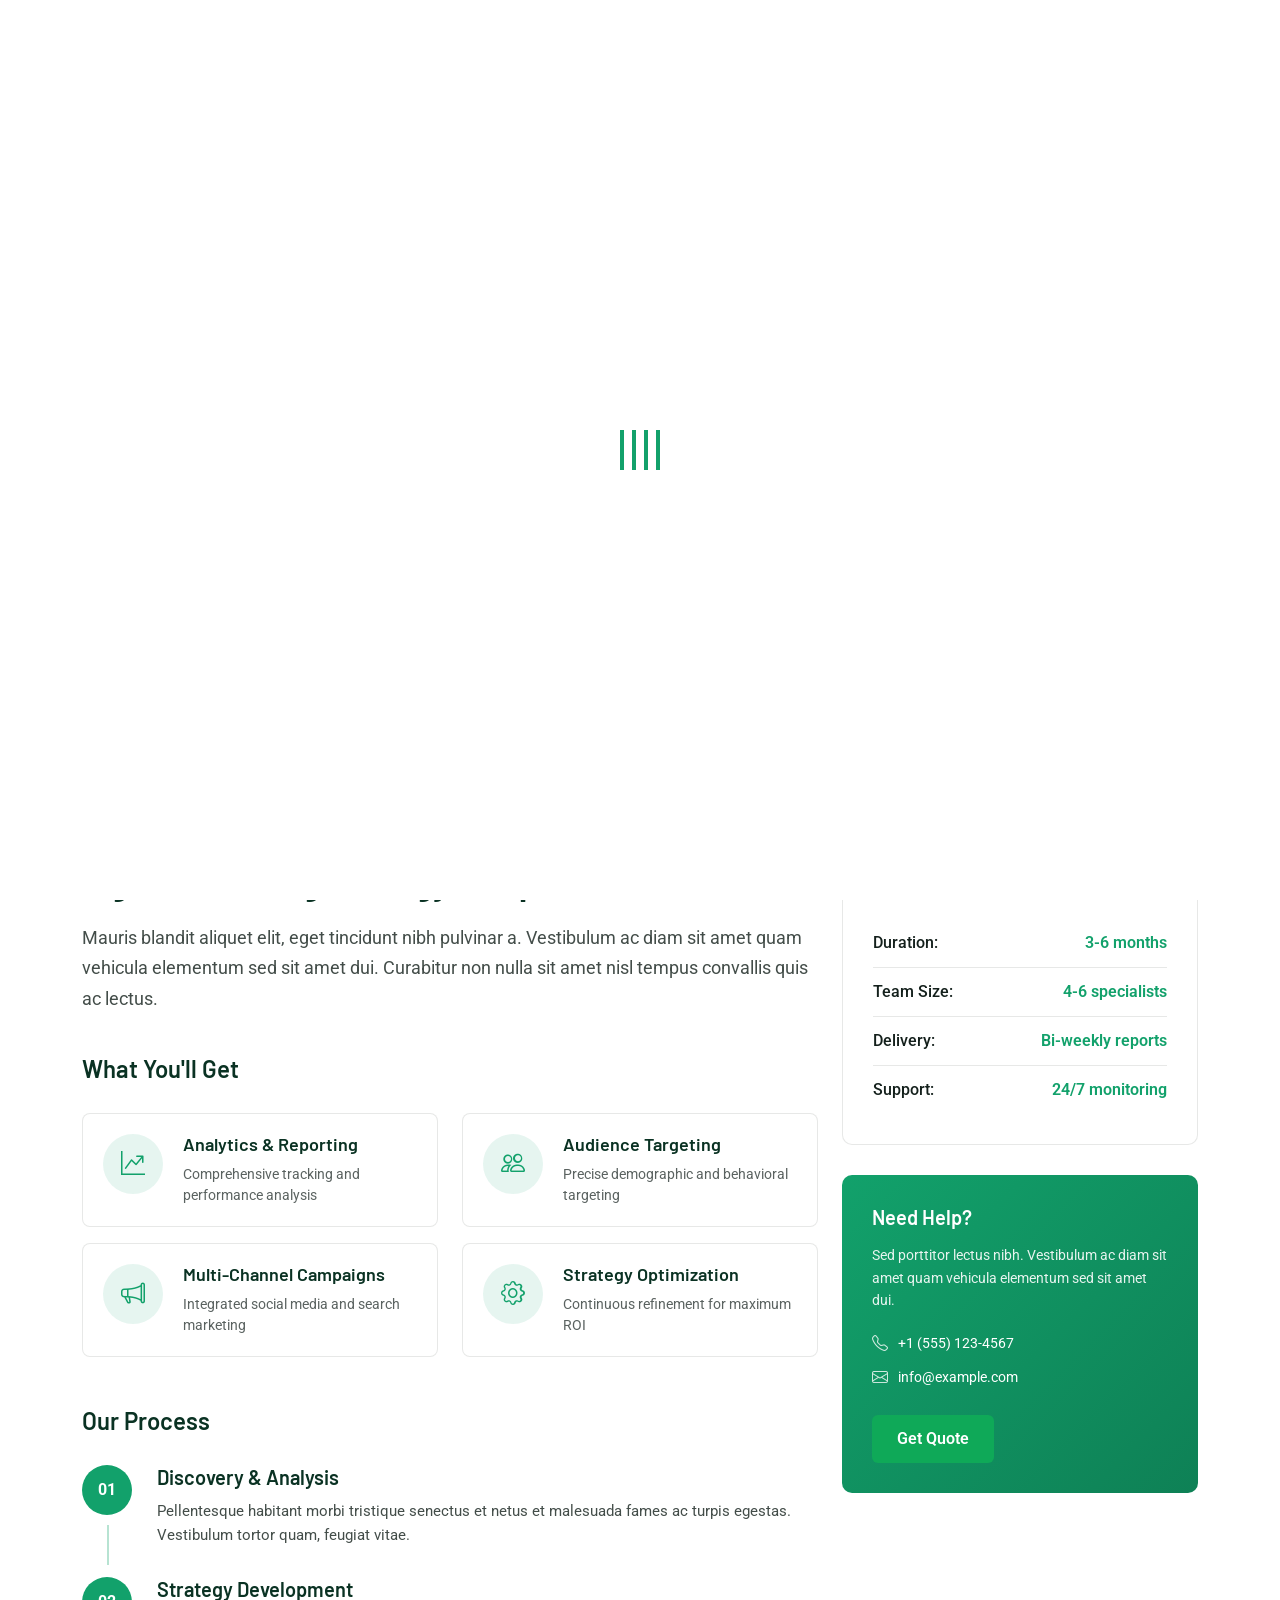
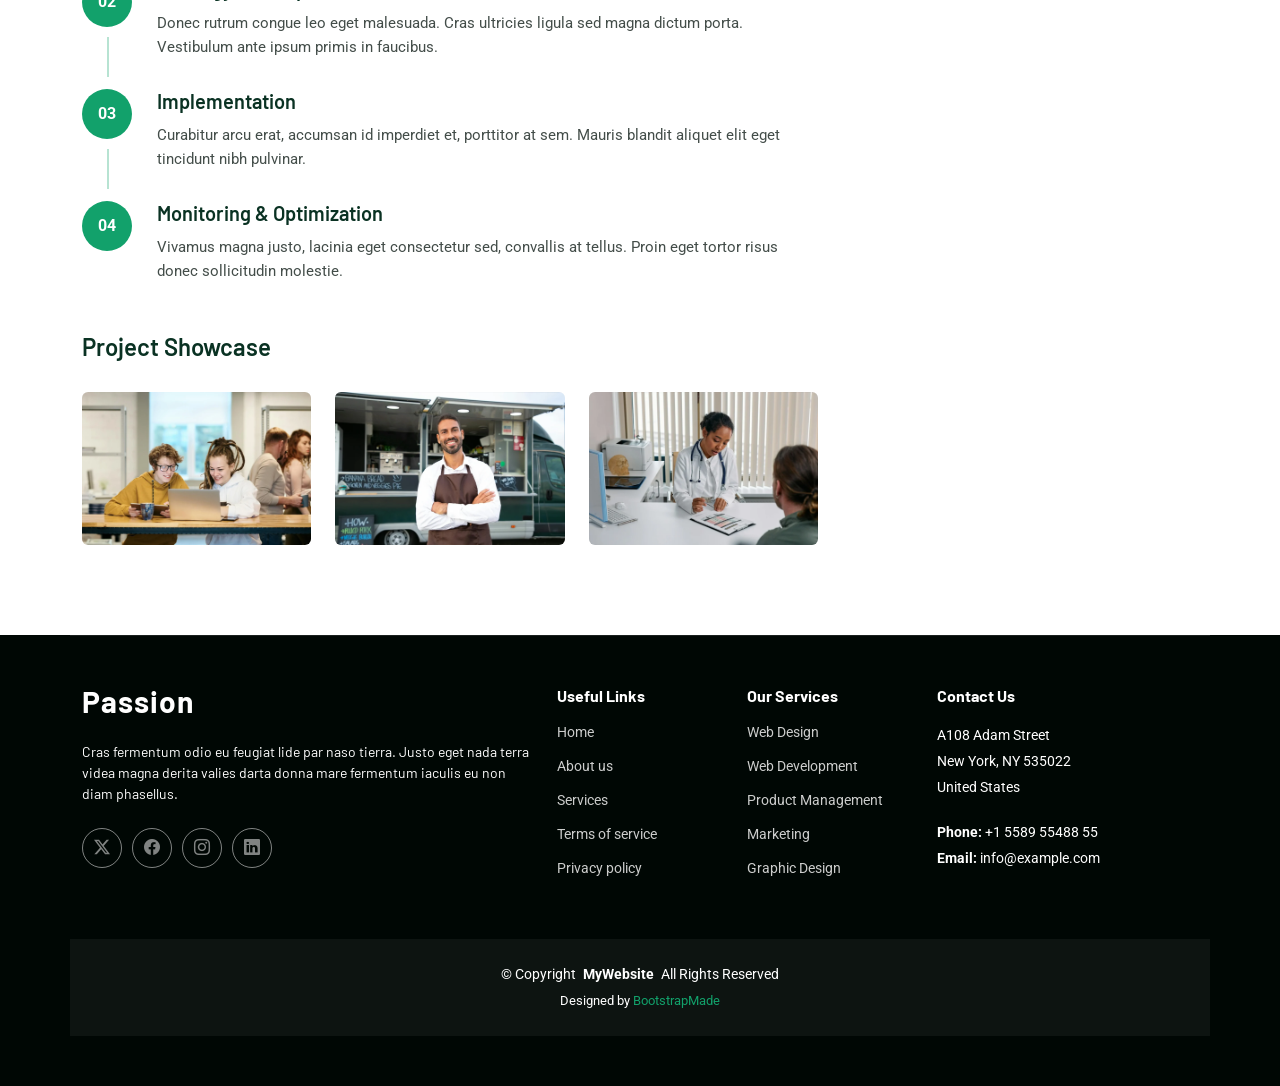
<file: service-details.html>
<!DOCTYPE html>
<html lang="en">

<head>
  <meta charset="utf-8">
  <meta content="width=device-width, initial-scale=1.0" name="viewport">
  <title>Service Details - Passion Bootstrap Template</title>
  <meta name="description" content="">
  <meta name="keywords" content="">

  <!-- Favicons -->
  <link href="assets/img/favicon.png" rel="icon">
  <link href="assets/img/apple-touch-icon.png" rel="apple-touch-icon">

  <!-- Fonts -->
  <link href="https://fonts.googleapis.com" rel="preconnect">
  <link href="https://fonts.gstatic.com" rel="preconnect" crossorigin>
  <link href="https://fonts.googleapis.com/css2?family=Roboto:ital,wght@0,100;0,300;0,400;0,500;0,700;0,900;1,100;1,300;1,400;1,500;1,700;1,900&family=Inter:wght@100;200;300;400;500;600;700;800;900&family=Barlow:ital,wght@0,100;0,200;0,300;0,400;0,500;0,600;0,700;0,800;0,900;1,100;1,200;1,300;1,400;1,500;1,600;1,700;1,800;1,900&display=swap" rel="stylesheet">

  <!-- Vendor CSS Files -->
  <link href="assets/vendor/bootstrap/css/bootstrap.min.css" rel="stylesheet">
  <link href="assets/vendor/bootstrap-icons/bootstrap-icons.css" rel="stylesheet">
  <link href="assets/vendor/glightbox/css/glightbox.min.css" rel="stylesheet">
  <link href="assets/vendor/swiper/swiper-bundle.min.css" rel="stylesheet">

  <!-- Main CSS File -->
  <link href="assets/css/main.css" rel="stylesheet">

  <!-- =======================================================
  * Template Name: Passion
  * Template URL: https://bootstrapmade.com/passion-bootstrap-template/
  * Updated: Jul 21 2025 with Bootstrap v5.3.7
  * Author: BootstrapMade.com
  * License: https://bootstrapmade.com/license/
  ======================================================== -->
</head>

<body class="service-details-page">

  <header id="header" class="header fixed-top">

    <div class="topbar d-flex align-items-center dark-background">
      <div class="container d-flex justify-content-center justify-content-md-between">
        <div class="contact-info d-flex align-items-center">
          <i class="bi bi-envelope d-flex align-items-center"><a href="mailto:contact@example.com">contact@example.com</a></i>
          <i class="bi bi-phone d-flex align-items-center ms-4"><span>+1 5589 55488 55</span></i>
        </div>
        <div class="social-links d-none d-md-flex align-items-center">
          <a href="#" class="twitter"><i class="bi bi-twitter-x"></i></a>
          <a href="#" class="facebook"><i class="bi bi-facebook"></i></a>
          <a href="#" class="instagram"><i class="bi bi-instagram"></i></a>
          <a href="#" class="linkedin"><i class="bi bi-linkedin"></i></a>
        </div>
      </div>
    </div><!-- End Top Bar -->

    <div class="branding d-flex align-items-cente">

      <div class="container position-relative d-flex align-items-center justify-content-between">
        <a href="index.html" class="logo d-flex align-items-center">
          <!-- Uncomment the line below if you also wish to use an image logo -->
          <!-- <img src="assets/img/logo.webp" alt=""> -->
          <h1 class="sitename">Passion</h1>
        </a>

        <nav id="navmenu" class="navmenu">
          <ul>
            <li><a href="#hero">Home</a></li>
            <li><a href="#about">About</a></li>
            <li><a href="#services">Services</a></li>
            <li><a href="#portfolio">Portfolio</a></li>
            <li><a href="#team">Team</a></li>
            <li class="dropdown"><a href="#"><span>Dropdown</span> <i class="bi bi-chevron-down toggle-dropdown"></i></a>
              <ul>
                <li><a href="#">Dropdown 1</a></li>
                <li class="dropdown"><a href="#"><span>Deep Dropdown</span> <i class="bi bi-chevron-down toggle-dropdown"></i></a>
                  <ul>
                    <li><a href="#">Deep Dropdown 1</a></li>
                    <li><a href="#">Deep Dropdown 2</a></li>
                    <li><a href="#">Deep Dropdown 3</a></li>
                    <li><a href="#">Deep Dropdown 4</a></li>
                    <li><a href="#">Deep Dropdown 5</a></li>
                  </ul>
                </li>
                <li><a href="#">Dropdown 2</a></li>
                <li><a href="#">Dropdown 3</a></li>
                <li><a href="#">Dropdown 4</a></li>
              </ul>
            </li>

            <!-- Megamenu 2 -->
            <li class="megamenu-2"><a href="#"><span>Megamenu</span> <i class="bi bi-chevron-down toggle-dropdown"></i></a>

              <!-- Mobile Megamenu -->
              <ul class="mobile-megamenu">

                <li><a href="#">Product Analytics</a></li>
                <li><a href="#">Customer Insights</a></li>
                <li><a href="#">Market Research</a></li>

                <li class="dropdown"><a href="#"><span>Enterprise Software</span> <i class="bi bi-chevron-down toggle-dropdown"></i></a>
                  <ul>
                    <li><a href="#">CRM Solutions</a></li>
                    <li><a href="#">ERP Systems</a></li>
                    <li><a href="#">Workflow Automation</a></li>
                    <li><a href="#">Document Management</a></li>
                    <li><a href="#">Business Intelligence</a></li>
                    <li><a href="#">Integration Platform</a></li>
                  </ul>
                </li>

                <li class="dropdown"><a href="#"><span>Development Tools</span> <i class="bi bi-chevron-down toggle-dropdown"></i></a>
                  <ul>
                    <li><a href="#">Code Editors</a></li>
                    <li><a href="#">Version Control</a></li>
                    <li><a href="#">Testing Frameworks</a></li>
                    <li><a href="#">Deployment Tools</a></li>
                    <li><a href="#">API Management</a></li>
                    <li><a href="#">Performance Monitoring</a></li>
                  </ul>
                </li>

                <li class="dropdown"><a href="#"><span>Creative Suite</span> <i class="bi bi-chevron-down toggle-dropdown"></i></a>
                  <ul>
                    <li><a href="#">Design Software</a></li>
                    <li><a href="#">Video Editing</a></li>
                    <li><a href="#">Audio Production</a></li>
                    <li><a href="#">Animation Tools</a></li>
                    <li><a href="#">Photo Editing</a></li>
                    <li><a href="#">3D Modeling</a></li>
                  </ul>
                </li>

                <li class="dropdown"><a href="#"><span>Resources</span> <i class="bi bi-chevron-down toggle-dropdown"></i></a>
                  <ul>
                    <li><a href="#">Documentation</a></li>
                    <li><a href="#">Tutorials</a></li>
                    <li><a href="#">Community</a></li>
                    <li><a href="#">Blog Posts</a></li>
                  </ul>
                </li>

              </ul><!-- End Mobile Megamenu -->

              <!-- Desktop Megamenu -->
              <div class="desktop-megamenu">

                <div class="tab-navigation">
                  <ul class="nav nav-tabs flex-column" id="2190-megamenu-tabs" role="tablist">
                    <li class="nav-item" role="presentation">
                      <button class="nav-link active" id="2190-tab-1-tab" data-bs-toggle="tab" data-bs-target="#2190-tab-1" type="button" role="tab" aria-controls="2190-tab-1" aria-selected="true">
                        <i class="bi bi-building-gear"></i>
                        <span>Enterprise Software</span>
                      </button>
                    </li>
                    <li class="nav-item" role="presentation">
                      <button class="nav-link" id="2190-tab-2-tab" data-bs-toggle="tab" data-bs-target="#2190-tab-2" type="button" role="tab" aria-controls="2190-tab-2" aria-selected="false">
                        <i class="bi bi-code-slash"></i>
                        <span>Development Tools</span>
                      </button>
                    </li>
                    <li class="nav-item" role="presentation">
                      <button class="nav-link" id="2190-tab-3-tab" data-bs-toggle="tab" data-bs-target="#2190-tab-3" type="button" role="tab" aria-controls="2190-tab-3" aria-selected="false">
                        <i class="bi bi-palette"></i>
                        <span>Creative Suite</span>
                      </button>
                    </li>
                    <li class="nav-item" role="presentation">
                      <button class="nav-link" id="2190-tab-4-tab" data-bs-toggle="tab" data-bs-target="#2190-tab-4" type="button" role="tab" aria-controls="2190-tab-4" aria-selected="false">
                        <i class="bi bi-journal-text"></i>
                        <span>Resources</span>
                      </button>
                    </li>
                  </ul>
                </div>

                <div class="tab-content">

                  <!-- Enterprise Software Tab -->
                  <div class="tab-pane fade show active" id="2190-tab-1" role="tabpanel" aria-labelledby="2190-tab-1-tab">
                    <div class="content-grid">
                      <div class="product-section">
                        <h4>Core Solutions</h4>
                        <div class="product-list">
                          <a href="#" class="product-link">
                            <i class="bi bi-people"></i>
                            <div>
                              <span>CRM Solutions</span>
                              <small>Manage customer relationships effectively</small>
                            </div>
                          </a>
                          <a href="#" class="product-link">
                            <i class="bi bi-diagram-3"></i>
                            <div>
                              <span>ERP Systems</span>
                              <small>Integrate all business processes</small>
                            </div>
                          </a>
                          <a href="#" class="product-link">
                            <i class="bi bi-gear-wide"></i>
                            <div>
                              <span>Workflow Automation</span>
                              <small>Streamline repetitive tasks</small>
                            </div>
                          </a>
                        </div>
                      </div>

                      <div class="product-section">
                        <h4>Data &amp; Analytics</h4>
                        <div class="product-list">
                          <a href="#" class="product-link">
                            <i class="bi bi-file-earmark-text"></i>
                            <div>
                              <span>Document Management</span>
                              <small>Organize and secure documents</small>
                            </div>
                          </a>
                          <a href="#" class="product-link">
                            <i class="bi bi-bar-chart"></i>
                            <div>
                              <span>Business Intelligence</span>
                              <small>Make data-driven decisions</small>
                            </div>
                          </a>
                          <a href="#" class="product-link">
                            <i class="bi bi-share"></i>
                            <div>
                              <span>Integration Platform</span>
                              <small>Connect all your systems</small>
                            </div>
                          </a>
                        </div>
                      </div>
                    </div>

                    <div class="featured-banner">
                      <div class="banner-content">
                        <img src="assets/img/misc/misc-7.webp" alt="Enterprise Solutions" class="banner-image">
                        <div class="banner-info">
                          <h5>Enterprise Package</h5>
                          <p>Comprehensive business management solution with advanced features and 24/7 support.</p>
                          <a href="#" class="cta-btn">Get Started <i class="bi bi-arrow-right"></i></a>
                        </div>
                      </div>
                    </div>
                  </div>

                  <!-- Development Tools Tab -->
                  <div class="tab-pane fade" id="2190-tab-2" role="tabpanel" aria-labelledby="2190-tab-2-tab">
                    <div class="content-grid">
                      <div class="product-section">
                        <h4>Code &amp; Build</h4>
                        <div class="product-list">
                          <a href="#" class="product-link">
                            <i class="bi bi-code-square"></i>
                            <div>
                              <span>Code Editors</span>
                              <small>Advanced development environment</small>
                            </div>
                          </a>
                          <a href="#" class="product-link">
                            <i class="bi bi-git"></i>
                            <div>
                              <span>Version Control</span>
                              <small>Track changes and collaborate</small>
                            </div>
                          </a>
                          <a href="#" class="product-link">
                            <i class="bi bi-check2-square"></i>
                            <div>
                              <span>Testing Frameworks</span>
                              <small>Ensure code quality</small>
                            </div>
                          </a>
                        </div>
                      </div>

                      <div class="product-section">
                        <h4>Deploy &amp; Monitor</h4>
                        <div class="product-list">
                          <a href="#" class="product-link">
                            <i class="bi bi-cloud-upload"></i>
                            <div>
                              <span>Deployment Tools</span>
                              <small>Seamless application deployment</small>
                            </div>
                          </a>
                          <a href="#" class="product-link">
                            <i class="bi bi-api"></i>
                            <div>
                              <span>API Management</span>
                              <small>Design and manage APIs</small>
                            </div>
                          </a>
                          <a href="#" class="product-link">
                            <i class="bi bi-speedometer2"></i>
                            <div>
                              <span>Performance Monitoring</span>
                              <small>Track application performance</small>
                            </div>
                          </a>
                        </div>
                      </div>
                    </div>

                    <div class="featured-banner">
                      <div class="banner-content">
                        <img src="assets/img/misc/misc-12.webp" alt="Development Tools" class="banner-image">
                        <div class="banner-info">
                          <h5>Developer Suite</h5>
                          <p>Complete toolkit for modern development teams with integrated CI/CD pipelines.</p>
                          <a href="#" class="cta-btn">Explore Tools <i class="bi bi-arrow-right"></i></a>
                        </div>
                      </div>
                    </div>
                  </div>

                  <!-- Creative Suite Tab -->
                  <div class="tab-pane fade" id="2190-tab-3" role="tabpanel" aria-labelledby="2190-tab-3-tab">
                    <div class="content-grid">
                      <div class="product-section">
                        <h4>Design &amp; Visual</h4>
                        <div class="product-list">
                          <a href="#" class="product-link">
                            <i class="bi bi-brush"></i>
                            <div>
                              <span>Design Software</span>
                              <small>Professional graphic design tools</small>
                            </div>
                          </a>
                          <a href="#" class="product-link">
                            <i class="bi bi-camera-video"></i>
                            <div>
                              <span>Video Editing</span>
                              <small>Professional video production</small>
                            </div>
                          </a>
                          <a href="#" class="product-link">
                            <i class="bi bi-image"></i>
                            <div>
                              <span>Photo Editing</span>
                              <small>Advanced image manipulation</small>
                            </div>
                          </a>
                        </div>
                      </div>

                      <div class="product-section">
                        <h4>Media Production</h4>
                        <div class="product-list">
                          <a href="#" class="product-link">
                            <i class="bi bi-music-note"></i>
                            <div>
                              <span>Audio Production</span>
                              <small>Professional audio editing</small>
                            </div>
                          </a>
                          <a href="#" class="product-link">
                            <i class="bi bi-play-circle"></i>
                            <div>
                              <span>Animation Tools</span>
                              <small>Create stunning animations</small>
                            </div>
                          </a>
                          <a href="#" class="product-link">
                            <i class="bi bi-box"></i>
                            <div>
                              <span>3D Modeling</span>
                              <small>Advanced 3D design software</small>
                            </div>
                          </a>
                        </div>
                      </div>
                    </div>

                    <div class="featured-banner">
                      <div class="banner-content">
                        <img src="assets/img/misc/misc-5.webp" alt="Creative Suite" class="banner-image">
                        <div class="banner-info">
                          <h5>Creative Pro</h5>
                          <p>Everything you need for creative projects, from concept to final production.</p>
                          <a href="#" class="cta-btn">Start Creating <i class="bi bi-arrow-right"></i></a>
                        </div>
                      </div>
                    </div>
                  </div>

                  <!-- Resources Tab -->
                  <div class="tab-pane fade" id="2190-tab-4" role="tabpanel" aria-labelledby="2190-tab-4-tab">
                    <div class="resources-layout">
                      <div class="resource-categories">
                        <div class="resource-category">
                          <i class="bi bi-book"></i>
                          <h5>Documentation</h5>
                          <p>Comprehensive guides and API references for all our products and services.</p>
                          <a href="#" class="resource-link">Browse Docs <i class="bi bi-arrow-right"></i></a>
                        </div>
                        <div class="resource-category">
                          <i class="bi bi-play-circle"></i>
                          <h5>Video Tutorials</h5>
                          <p>Step-by-step video guides to help you get the most out of our solutions.</p>
                          <a href="#" class="resource-link">Watch Tutorials <i class="bi bi-arrow-right"></i></a>
                        </div>
                        <div class="resource-category">
                          <i class="bi bi-chat-square-dots"></i>
                          <h5>Community Forum</h5>
                          <p>Connect with other users, share tips, and get answers to your questions.</p>
                          <a href="#" class="resource-link">Join Community <i class="bi bi-arrow-right"></i></a>
                        </div>
                        <div class="resource-category">
                          <i class="bi bi-newspaper"></i>
                          <h5>Blog &amp; Articles</h5>
                          <p>Latest insights, best practices, and industry trends from our experts.</p>
                          <a href="#" class="resource-link">Read Blog <i class="bi bi-arrow-right"></i></a>
                        </div>
                      </div>
                    </div>
                  </div>

                </div>

              </div><!-- End Desktop Megamenu -->

            </li><!-- End Megamenu 2 -->

            <li><a href="#contact">Contact</a></li>

          </ul>
          <i class="mobile-nav-toggle d-xl-none bi bi-list"></i>
        </nav>

      </div>

    </div>

  </header>

  <main class="main">

    <!-- Page Title -->
    <div class="page-title dark-background" style="background-image: url(assets/img/bg/bg-14.webp);">
      <div class="container position-relative">
        <h1>Service Details</h1>
        <p>Esse dolorum voluptatum ullam est sint nemo et est ipsa porro placeat quibusdam quia assumenda numquam molestias.</p>
        <nav class="breadcrumbs">
          <ol>
            <li><a href="index.html">Home</a></li>
            <li class="current">Service Details</li>
          </ol>
        </nav>
      </div>
    </div><!-- End Page Title -->

    <!-- Service Details Section -->
    <section id="service-details" class="service-details section">

      <div class="container">

        <div class="row gy-5">

          <div class="col-lg-8">
            <div class="service-hero">
              <img src="assets/img/services/services-7.webp" alt="" class="img-fluid">
              <div class="service-badge">
                <span>Premium Service</span>
              </div>
            </div>

            <div class="service-content">
              <div class="service-header">
                <h2>Digital Marketing Strategy &amp; Implementation</h2>
                <p class="service-intro">Mauris blandit aliquet elit, eget tincidunt nibh pulvinar a. Vestibulum ac diam sit amet quam vehicula elementum sed sit amet dui. Curabitur non nulla sit amet nisl tempus convallis quis ac lectus.</p>
              </div>

              <div class="service-features">
                <h4>What You'll Get</h4>
                <div class="row gy-3">
                  <div class="col-md-6">
                    <div class="feature-item">
                      <div class="feature-icon">
                        <i class="bi bi-graph-up-arrow"></i>
                      </div>
                      <div class="feature-content">
                        <h5>Analytics &amp; Reporting</h5>
                        <p>Comprehensive tracking and performance analysis</p>
                      </div>
                    </div>
                  </div>
                  <div class="col-md-6">
                    <div class="feature-item">
                      <div class="feature-icon">
                        <i class="bi bi-people"></i>
                      </div>
                      <div class="feature-content">
                        <h5>Audience Targeting</h5>
                        <p>Precise demographic and behavioral targeting</p>
                      </div>
                    </div>
                  </div>
                  <div class="col-md-6">
                    <div class="feature-item">
                      <div class="feature-icon">
                        <i class="bi bi-megaphone"></i>
                      </div>
                      <div class="feature-content">
                        <h5>Multi-Channel Campaigns</h5>
                        <p>Integrated social media and search marketing</p>
                      </div>
                    </div>
                  </div>
                  <div class="col-md-6">
                    <div class="feature-item">
                      <div class="feature-icon">
                        <i class="bi bi-gear"></i>
                      </div>
                      <div class="feature-content">
                        <h5>Strategy Optimization</h5>
                        <p>Continuous refinement for maximum ROI</p>
                      </div>
                    </div>
                  </div>
                </div>
              </div>

              <div class="service-process">
                <h4>Our Process</h4>
                <div class="process-steps">
                  <div class="process-step">
                    <div class="step-number">01</div>
                    <div class="step-content">
                      <h5>Discovery &amp; Analysis</h5>
                      <p>Pellentesque habitant morbi tristique senectus et netus et malesuada fames ac turpis egestas. Vestibulum tortor quam, feugiat vitae.</p>
                    </div>
                  </div>
                  <div class="process-step">
                    <div class="step-number">02</div>
                    <div class="step-content">
                      <h5>Strategy Development</h5>
                      <p>Donec rutrum congue leo eget malesuada. Cras ultricies ligula sed magna dictum porta. Vestibulum ante ipsum primis in faucibus.</p>
                    </div>
                  </div>
                  <div class="process-step">
                    <div class="step-number">03</div>
                    <div class="step-content">
                      <h5>Implementation</h5>
                      <p>Curabitur arcu erat, accumsan id imperdiet et, porttitor at sem. Mauris blandit aliquet elit eget tincidunt nibh pulvinar.</p>
                    </div>
                  </div>
                  <div class="process-step">
                    <div class="step-number">04</div>
                    <div class="step-content">
                      <h5>Monitoring &amp; Optimization</h5>
                      <p>Vivamus magna justo, lacinia eget consectetur sed, convallis at tellus. Proin eget tortor risus donec sollicitudin molestie.</p>
                    </div>
                  </div>
                </div>
              </div>

              <div class="service-gallery">
                <h4>Project Showcase</h4>
                <div class="row gy-3">
                  <div class="col-md-4">
                    <img src="assets/img/services/services-2.webp" alt="" class="img-fluid rounded">
                  </div>
                  <div class="col-md-4">
                    <img src="assets/img/services/services-8.webp" alt="" class="img-fluid rounded">
                  </div>
                  <div class="col-md-4">
                    <img src="assets/img/services/services-11.webp" alt="" class="img-fluid rounded">
                  </div>
                </div>
              </div>
            </div>
          </div>

          <div class="col-lg-4">
            <div class="service-sidebar">

              <div class="service-menu">
                <h4>Our Services</h4>
                <div class="menu-list">
                  <a href="#" class="menu-item active">
                    <i class="bi bi-arrow-right"></i>
                    <span>Digital Marketing</span>
                  </a>
                  <a href="#" class="menu-item">
                    <i class="bi bi-arrow-right"></i>
                    <span>Web Development</span>
                  </a>
                  <a href="#" class="menu-item">
                    <i class="bi bi-arrow-right"></i>
                    <span>Brand Strategy</span>
                  </a>
                  <a href="#" class="menu-item">
                    <i class="bi bi-arrow-right"></i>
                    <span>Content Creation</span>
                  </a>
                  <a href="#" class="menu-item">
                    <i class="bi bi-arrow-right"></i>
                    <span>SEO Optimization</span>
                  </a>
                </div>
              </div>

              <div class="service-info">
                <h4>Service Details</h4>
                <div class="info-list">
                  <div class="info-item">
                    <span class="info-label">Duration:</span>
                    <span class="info-value">3-6 months</span>
                  </div>
                  <div class="info-item">
                    <span class="info-label">Team Size:</span>
                    <span class="info-value">4-6 specialists</span>
                  </div>
                  <div class="info-item">
                    <span class="info-label">Delivery:</span>
                    <span class="info-value">Bi-weekly reports</span>
                  </div>
                  <div class="info-item">
                    <span class="info-label">Support:</span>
                    <span class="info-value">24/7 monitoring</span>
                  </div>
                </div>
              </div>

              <div class="contact-card">
                <div class="contact-content">
                  <h4>Need Help?</h4>
                  <p>Sed porttitor lectus nibh. Vestibulum ac diam sit amet quam vehicula elementum sed sit amet dui.</p>
                  <div class="contact-info">
                    <div class="contact-item">
                      <i class="bi bi-telephone"></i>
                      <span>+1 (555) 123-4567</span>
                    </div>
                    <div class="contact-item">
                      <i class="bi bi-envelope"></i>
                      <span>info@example.com</span>
                    </div>
                  </div>
                  <a href="#" class="btn btn-primary">Get Quote</a>
                </div>
              </div>

            </div>
          </div>

        </div>

      </div>

    </section><!-- /Service Details Section -->

  </main>

  <footer id="footer" class="footer position-relative dark-background">

    <div class="container footer-top">
      <div class="row gy-4">
        <div class="col-lg-5 col-md-12 footer-about">
          <a href="index.html" class="logo d-flex align-items-center">
            <span class="sitename">Passion</span>
          </a>
          <p>Cras fermentum odio eu feugiat lide par naso tierra. Justo eget nada terra videa magna derita valies darta donna mare fermentum iaculis eu non diam phasellus.</p>
          <div class="social-links d-flex mt-4">
            <a href=""><i class="bi bi-twitter-x"></i></a>
            <a href=""><i class="bi bi-facebook"></i></a>
            <a href=""><i class="bi bi-instagram"></i></a>
            <a href=""><i class="bi bi-linkedin"></i></a>
          </div>
        </div>

        <div class="col-lg-2 col-6 footer-links">
          <h4>Useful Links</h4>
          <ul>
            <li><a href="#">Home</a></li>
            <li><a href="#">About us</a></li>
            <li><a href="#">Services</a></li>
            <li><a href="#">Terms of service</a></li>
            <li><a href="#">Privacy policy</a></li>
          </ul>
        </div>

        <div class="col-lg-2 col-6 footer-links">
          <h4>Our Services</h4>
          <ul>
            <li><a href="#">Web Design</a></li>
            <li><a href="#">Web Development</a></li>
            <li><a href="#">Product Management</a></li>
            <li><a href="#">Marketing</a></li>
            <li><a href="#">Graphic Design</a></li>
          </ul>
        </div>

        <div class="col-lg-3 col-md-12 footer-contact text-center text-md-start">
          <h4>Contact Us</h4>
          <p>A108 Adam Street</p>
          <p>New York, NY 535022</p>
          <p>United States</p>
          <p class="mt-4"><strong>Phone:</strong> <span>+1 5589 55488 55</span></p>
          <p><strong>Email:</strong> <span>info@example.com</span></p>
        </div>

      </div>
    </div>

    <div class="container copyright text-center mt-4">
      <p>© <span>Copyright</span> <strong class="px-1 sitename">MyWebsite</strong> <span>All Rights Reserved</span></p>
      <div class="credits">
        <!-- All the links in the footer should remain intact. -->
        <!-- You can delete the links only if you've purchased the pro version. -->
        <!-- Licensing information: https://bootstrapmade.com/license/ -->
        <!-- Purchase the pro version with working PHP/AJAX contact form: [buy-url] -->
        Designed by <a href="https://bootstrapmade.com/">BootstrapMade</a>
      </div>
    </div>

  </footer>

  <!-- Scroll Top -->
  <a href="#" id="scroll-top" class="scroll-top d-flex align-items-center justify-content-center"><i class="bi bi-arrow-up-short"></i></a>

  <!-- Preloader -->
  <div id="preloader">
    <div></div>
    <div></div>
    <div></div>
    <div></div>
  </div>

  <!-- Vendor JS Files -->
  <script src="assets/vendor/bootstrap/js/bootstrap.bundle.min.js"></script>
  <script src="assets/vendor/php-email-form/validate.js"></script>
  <script src="assets/vendor/glightbox/js/glightbox.min.js"></script>
  <script src="assets/vendor/purecounter/purecounter_vanilla.js"></script>
  <script src="assets/vendor/swiper/swiper-bundle.min.js"></script>
  <script src="assets/vendor/imagesloaded/imagesloaded.pkgd.min.js"></script>
  <script src="assets/vendor/isotope-layout/isotope.pkgd.min.js"></script>

  <!-- Main JS File -->
  <script src="assets/js/main.js"></script>

</body>

</html>
</file>
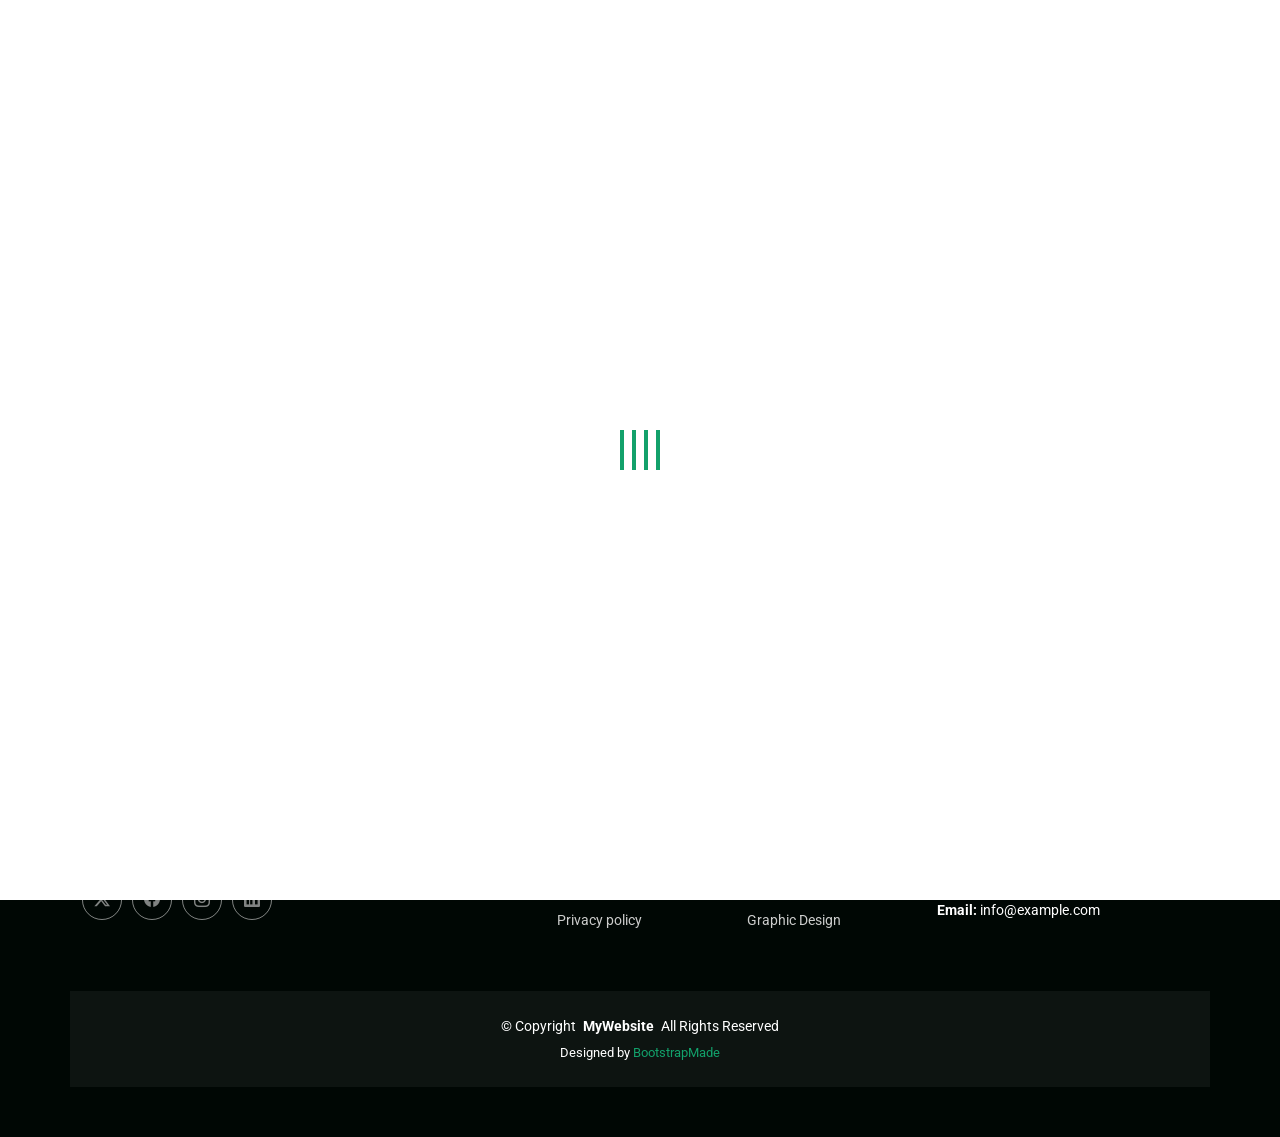
<file: starter-page.html>
<!DOCTYPE html>
<html lang="en">

<head>
  <meta charset="utf-8">
  <meta content="width=device-width, initial-scale=1.0" name="viewport">
  <title>Starter Page - Passion Bootstrap Template</title>
  <meta name="description" content="">
  <meta name="keywords" content="">

  <!-- Favicons -->
  <link href="assets/img/favicon.png" rel="icon">
  <link href="assets/img/apple-touch-icon.png" rel="apple-touch-icon">

  <!-- Fonts -->
  <link href="https://fonts.googleapis.com" rel="preconnect">
  <link href="https://fonts.gstatic.com" rel="preconnect" crossorigin>
  <link href="https://fonts.googleapis.com/css2?family=Roboto:ital,wght@0,100;0,300;0,400;0,500;0,700;0,900;1,100;1,300;1,400;1,500;1,700;1,900&family=Inter:wght@100;200;300;400;500;600;700;800;900&family=Barlow:ital,wght@0,100;0,200;0,300;0,400;0,500;0,600;0,700;0,800;0,900;1,100;1,200;1,300;1,400;1,500;1,600;1,700;1,800;1,900&display=swap" rel="stylesheet">

  <!-- Vendor CSS Files -->
  <link href="assets/vendor/bootstrap/css/bootstrap.min.css" rel="stylesheet">
  <link href="assets/vendor/bootstrap-icons/bootstrap-icons.css" rel="stylesheet">
  <link href="assets/vendor/glightbox/css/glightbox.min.css" rel="stylesheet">
  <link href="assets/vendor/swiper/swiper-bundle.min.css" rel="stylesheet">

  <!-- Main CSS File -->
  <link href="assets/css/main.css" rel="stylesheet">

  <!-- =======================================================
  * Template Name: Passion
  * Template URL: https://bootstrapmade.com/passion-bootstrap-template/
  * Updated: Jul 21 2025 with Bootstrap v5.3.7
  * Author: BootstrapMade.com
  * License: https://bootstrapmade.com/license/
  ======================================================== -->
</head>

<body class="starter-page-page">

  <header id="header" class="header fixed-top">

    <div class="topbar d-flex align-items-center dark-background">
      <div class="container d-flex justify-content-center justify-content-md-between">
        <div class="contact-info d-flex align-items-center">
          <i class="bi bi-envelope d-flex align-items-center"><a href="mailto:contact@example.com">contact@example.com</a></i>
          <i class="bi bi-phone d-flex align-items-center ms-4"><span>+1 5589 55488 55</span></i>
        </div>
        <div class="social-links d-none d-md-flex align-items-center">
          <a href="#" class="twitter"><i class="bi bi-twitter-x"></i></a>
          <a href="#" class="facebook"><i class="bi bi-facebook"></i></a>
          <a href="#" class="instagram"><i class="bi bi-instagram"></i></a>
          <a href="#" class="linkedin"><i class="bi bi-linkedin"></i></a>
        </div>
      </div>
    </div><!-- End Top Bar -->

    <div class="branding d-flex align-items-cente">

      <div class="container position-relative d-flex align-items-center justify-content-between">
        <a href="index.html" class="logo d-flex align-items-center">
          <!-- Uncomment the line below if you also wish to use an image logo -->
          <!-- <img src="assets/img/logo.webp" alt=""> -->
          <h1 class="sitename">Passion</h1>
        </a>

        <nav id="navmenu" class="navmenu">
          <ul>
            <li><a href="#hero">Home</a></li>
            <li><a href="#about">About</a></li>
            <li><a href="#services">Services</a></li>
            <li><a href="#portfolio">Portfolio</a></li>
            <li><a href="#team">Team</a></li>
            <li class="dropdown"><a href="#"><span>Dropdown</span> <i class="bi bi-chevron-down toggle-dropdown"></i></a>
              <ul>
                <li><a href="#">Dropdown 1</a></li>
                <li class="dropdown"><a href="#"><span>Deep Dropdown</span> <i class="bi bi-chevron-down toggle-dropdown"></i></a>
                  <ul>
                    <li><a href="#">Deep Dropdown 1</a></li>
                    <li><a href="#">Deep Dropdown 2</a></li>
                    <li><a href="#">Deep Dropdown 3</a></li>
                    <li><a href="#">Deep Dropdown 4</a></li>
                    <li><a href="#">Deep Dropdown 5</a></li>
                  </ul>
                </li>
                <li><a href="#">Dropdown 2</a></li>
                <li><a href="#">Dropdown 3</a></li>
                <li><a href="#">Dropdown 4</a></li>
              </ul>
            </li>

            <!-- Megamenu 2 -->
            <li class="megamenu-2"><a href="#"><span>Megamenu</span> <i class="bi bi-chevron-down toggle-dropdown"></i></a>

              <!-- Mobile Megamenu -->
              <ul class="mobile-megamenu">

                <li><a href="#">Product Analytics</a></li>
                <li><a href="#">Customer Insights</a></li>
                <li><a href="#">Market Research</a></li>

                <li class="dropdown"><a href="#"><span>Enterprise Software</span> <i class="bi bi-chevron-down toggle-dropdown"></i></a>
                  <ul>
                    <li><a href="#">CRM Solutions</a></li>
                    <li><a href="#">ERP Systems</a></li>
                    <li><a href="#">Workflow Automation</a></li>
                    <li><a href="#">Document Management</a></li>
                    <li><a href="#">Business Intelligence</a></li>
                    <li><a href="#">Integration Platform</a></li>
                  </ul>
                </li>

                <li class="dropdown"><a href="#"><span>Development Tools</span> <i class="bi bi-chevron-down toggle-dropdown"></i></a>
                  <ul>
                    <li><a href="#">Code Editors</a></li>
                    <li><a href="#">Version Control</a></li>
                    <li><a href="#">Testing Frameworks</a></li>
                    <li><a href="#">Deployment Tools</a></li>
                    <li><a href="#">API Management</a></li>
                    <li><a href="#">Performance Monitoring</a></li>
                  </ul>
                </li>

                <li class="dropdown"><a href="#"><span>Creative Suite</span> <i class="bi bi-chevron-down toggle-dropdown"></i></a>
                  <ul>
                    <li><a href="#">Design Software</a></li>
                    <li><a href="#">Video Editing</a></li>
                    <li><a href="#">Audio Production</a></li>
                    <li><a href="#">Animation Tools</a></li>
                    <li><a href="#">Photo Editing</a></li>
                    <li><a href="#">3D Modeling</a></li>
                  </ul>
                </li>

                <li class="dropdown"><a href="#"><span>Resources</span> <i class="bi bi-chevron-down toggle-dropdown"></i></a>
                  <ul>
                    <li><a href="#">Documentation</a></li>
                    <li><a href="#">Tutorials</a></li>
                    <li><a href="#">Community</a></li>
                    <li><a href="#">Blog Posts</a></li>
                  </ul>
                </li>

              </ul><!-- End Mobile Megamenu -->

              <!-- Desktop Megamenu -->
              <div class="desktop-megamenu">

                <div class="tab-navigation">
                  <ul class="nav nav-tabs flex-column" id="2190-megamenu-tabs" role="tablist">
                    <li class="nav-item" role="presentation">
                      <button class="nav-link active" id="2190-tab-1-tab" data-bs-toggle="tab" data-bs-target="#2190-tab-1" type="button" role="tab" aria-controls="2190-tab-1" aria-selected="true">
                        <i class="bi bi-building-gear"></i>
                        <span>Enterprise Software</span>
                      </button>
                    </li>
                    <li class="nav-item" role="presentation">
                      <button class="nav-link" id="2190-tab-2-tab" data-bs-toggle="tab" data-bs-target="#2190-tab-2" type="button" role="tab" aria-controls="2190-tab-2" aria-selected="false">
                        <i class="bi bi-code-slash"></i>
                        <span>Development Tools</span>
                      </button>
                    </li>
                    <li class="nav-item" role="presentation">
                      <button class="nav-link" id="2190-tab-3-tab" data-bs-toggle="tab" data-bs-target="#2190-tab-3" type="button" role="tab" aria-controls="2190-tab-3" aria-selected="false">
                        <i class="bi bi-palette"></i>
                        <span>Creative Suite</span>
                      </button>
                    </li>
                    <li class="nav-item" role="presentation">
                      <button class="nav-link" id="2190-tab-4-tab" data-bs-toggle="tab" data-bs-target="#2190-tab-4" type="button" role="tab" aria-controls="2190-tab-4" aria-selected="false">
                        <i class="bi bi-journal-text"></i>
                        <span>Resources</span>
                      </button>
                    </li>
                  </ul>
                </div>

                <div class="tab-content">

                  <!-- Enterprise Software Tab -->
                  <div class="tab-pane fade show active" id="2190-tab-1" role="tabpanel" aria-labelledby="2190-tab-1-tab">
                    <div class="content-grid">
                      <div class="product-section">
                        <h4>Core Solutions</h4>
                        <div class="product-list">
                          <a href="#" class="product-link">
                            <i class="bi bi-people"></i>
                            <div>
                              <span>CRM Solutions</span>
                              <small>Manage customer relationships effectively</small>
                            </div>
                          </a>
                          <a href="#" class="product-link">
                            <i class="bi bi-diagram-3"></i>
                            <div>
                              <span>ERP Systems</span>
                              <small>Integrate all business processes</small>
                            </div>
                          </a>
                          <a href="#" class="product-link">
                            <i class="bi bi-gear-wide"></i>
                            <div>
                              <span>Workflow Automation</span>
                              <small>Streamline repetitive tasks</small>
                            </div>
                          </a>
                        </div>
                      </div>

                      <div class="product-section">
                        <h4>Data &amp; Analytics</h4>
                        <div class="product-list">
                          <a href="#" class="product-link">
                            <i class="bi bi-file-earmark-text"></i>
                            <div>
                              <span>Document Management</span>
                              <small>Organize and secure documents</small>
                            </div>
                          </a>
                          <a href="#" class="product-link">
                            <i class="bi bi-bar-chart"></i>
                            <div>
                              <span>Business Intelligence</span>
                              <small>Make data-driven decisions</small>
                            </div>
                          </a>
                          <a href="#" class="product-link">
                            <i class="bi bi-share"></i>
                            <div>
                              <span>Integration Platform</span>
                              <small>Connect all your systems</small>
                            </div>
                          </a>
                        </div>
                      </div>
                    </div>

                    <div class="featured-banner">
                      <div class="banner-content">
                        <img src="assets/img/misc/misc-7.webp" alt="Enterprise Solutions" class="banner-image">
                        <div class="banner-info">
                          <h5>Enterprise Package</h5>
                          <p>Comprehensive business management solution with advanced features and 24/7 support.</p>
                          <a href="#" class="cta-btn">Get Started <i class="bi bi-arrow-right"></i></a>
                        </div>
                      </div>
                    </div>
                  </div>

                  <!-- Development Tools Tab -->
                  <div class="tab-pane fade" id="2190-tab-2" role="tabpanel" aria-labelledby="2190-tab-2-tab">
                    <div class="content-grid">
                      <div class="product-section">
                        <h4>Code &amp; Build</h4>
                        <div class="product-list">
                          <a href="#" class="product-link">
                            <i class="bi bi-code-square"></i>
                            <div>
                              <span>Code Editors</span>
                              <small>Advanced development environment</small>
                            </div>
                          </a>
                          <a href="#" class="product-link">
                            <i class="bi bi-git"></i>
                            <div>
                              <span>Version Control</span>
                              <small>Track changes and collaborate</small>
                            </div>
                          </a>
                          <a href="#" class="product-link">
                            <i class="bi bi-check2-square"></i>
                            <div>
                              <span>Testing Frameworks</span>
                              <small>Ensure code quality</small>
                            </div>
                          </a>
                        </div>
                      </div>

                      <div class="product-section">
                        <h4>Deploy &amp; Monitor</h4>
                        <div class="product-list">
                          <a href="#" class="product-link">
                            <i class="bi bi-cloud-upload"></i>
                            <div>
                              <span>Deployment Tools</span>
                              <small>Seamless application deployment</small>
                            </div>
                          </a>
                          <a href="#" class="product-link">
                            <i class="bi bi-api"></i>
                            <div>
                              <span>API Management</span>
                              <small>Design and manage APIs</small>
                            </div>
                          </a>
                          <a href="#" class="product-link">
                            <i class="bi bi-speedometer2"></i>
                            <div>
                              <span>Performance Monitoring</span>
                              <small>Track application performance</small>
                            </div>
                          </a>
                        </div>
                      </div>
                    </div>

                    <div class="featured-banner">
                      <div class="banner-content">
                        <img src="assets/img/misc/misc-12.webp" alt="Development Tools" class="banner-image">
                        <div class="banner-info">
                          <h5>Developer Suite</h5>
                          <p>Complete toolkit for modern development teams with integrated CI/CD pipelines.</p>
                          <a href="#" class="cta-btn">Explore Tools <i class="bi bi-arrow-right"></i></a>
                        </div>
                      </div>
                    </div>
                  </div>

                  <!-- Creative Suite Tab -->
                  <div class="tab-pane fade" id="2190-tab-3" role="tabpanel" aria-labelledby="2190-tab-3-tab">
                    <div class="content-grid">
                      <div class="product-section">
                        <h4>Design &amp; Visual</h4>
                        <div class="product-list">
                          <a href="#" class="product-link">
                            <i class="bi bi-brush"></i>
                            <div>
                              <span>Design Software</span>
                              <small>Professional graphic design tools</small>
                            </div>
                          </a>
                          <a href="#" class="product-link">
                            <i class="bi bi-camera-video"></i>
                            <div>
                              <span>Video Editing</span>
                              <small>Professional video production</small>
                            </div>
                          </a>
                          <a href="#" class="product-link">
                            <i class="bi bi-image"></i>
                            <div>
                              <span>Photo Editing</span>
                              <small>Advanced image manipulation</small>
                            </div>
                          </a>
                        </div>
                      </div>

                      <div class="product-section">
                        <h4>Media Production</h4>
                        <div class="product-list">
                          <a href="#" class="product-link">
                            <i class="bi bi-music-note"></i>
                            <div>
                              <span>Audio Production</span>
                              <small>Professional audio editing</small>
                            </div>
                          </a>
                          <a href="#" class="product-link">
                            <i class="bi bi-play-circle"></i>
                            <div>
                              <span>Animation Tools</span>
                              <small>Create stunning animations</small>
                            </div>
                          </a>
                          <a href="#" class="product-link">
                            <i class="bi bi-box"></i>
                            <div>
                              <span>3D Modeling</span>
                              <small>Advanced 3D design software</small>
                            </div>
                          </a>
                        </div>
                      </div>
                    </div>

                    <div class="featured-banner">
                      <div class="banner-content">
                        <img src="assets/img/misc/misc-5.webp" alt="Creative Suite" class="banner-image">
                        <div class="banner-info">
                          <h5>Creative Pro</h5>
                          <p>Everything you need for creative projects, from concept to final production.</p>
                          <a href="#" class="cta-btn">Start Creating <i class="bi bi-arrow-right"></i></a>
                        </div>
                      </div>
                    </div>
                  </div>

                  <!-- Resources Tab -->
                  <div class="tab-pane fade" id="2190-tab-4" role="tabpanel" aria-labelledby="2190-tab-4-tab">
                    <div class="resources-layout">
                      <div class="resource-categories">
                        <div class="resource-category">
                          <i class="bi bi-book"></i>
                          <h5>Documentation</h5>
                          <p>Comprehensive guides and API references for all our products and services.</p>
                          <a href="#" class="resource-link">Browse Docs <i class="bi bi-arrow-right"></i></a>
                        </div>
                        <div class="resource-category">
                          <i class="bi bi-play-circle"></i>
                          <h5>Video Tutorials</h5>
                          <p>Step-by-step video guides to help you get the most out of our solutions.</p>
                          <a href="#" class="resource-link">Watch Tutorials <i class="bi bi-arrow-right"></i></a>
                        </div>
                        <div class="resource-category">
                          <i class="bi bi-chat-square-dots"></i>
                          <h5>Community Forum</h5>
                          <p>Connect with other users, share tips, and get answers to your questions.</p>
                          <a href="#" class="resource-link">Join Community <i class="bi bi-arrow-right"></i></a>
                        </div>
                        <div class="resource-category">
                          <i class="bi bi-newspaper"></i>
                          <h5>Blog &amp; Articles</h5>
                          <p>Latest insights, best practices, and industry trends from our experts.</p>
                          <a href="#" class="resource-link">Read Blog <i class="bi bi-arrow-right"></i></a>
                        </div>
                      </div>
                    </div>
                  </div>

                </div>

              </div><!-- End Desktop Megamenu -->

            </li><!-- End Megamenu 2 -->

            <li><a href="#contact">Contact</a></li>

          </ul>
          <i class="mobile-nav-toggle d-xl-none bi bi-list"></i>
        </nav>

      </div>

    </div>

  </header>

  <main class="main">

    <!-- Page Title -->
    <div class="page-title dark-background" style="background-image: url(assets/img/bg/bg-14.webp);">
      <div class="container position-relative">
        <h1>Starter Page</h1>
        <p>Esse dolorum voluptatum ullam est sint nemo et est ipsa porro placeat quibusdam quia assumenda numquam molestias.</p>
        <nav class="breadcrumbs">
          <ol>
            <li><a href="index.html">Home</a></li>
            <li class="current">Starter Page</li>
          </ol>
        </nav>
      </div>
    </div><!-- End Page Title -->

    <!-- Starter Section Section -->
    <section id="starter-section" class="starter-section section">

      <!-- Section Title -->
      <div class="container section-title">
        <h2>Starter Section</h2>
        <p>Starter Section Title</p>
      </div><!-- End Section Title -->

      <div class="container">
        <p>Use this page as a starter for your own custom pages.</p>
      </div>

    </section><!-- /Starter Section Section -->

  </main>

  <footer id="footer" class="footer position-relative dark-background">

    <div class="container footer-top">
      <div class="row gy-4">
        <div class="col-lg-5 col-md-12 footer-about">
          <a href="index.html" class="logo d-flex align-items-center">
            <span class="sitename">Passion</span>
          </a>
          <p>Cras fermentum odio eu feugiat lide par naso tierra. Justo eget nada terra videa magna derita valies darta donna mare fermentum iaculis eu non diam phasellus.</p>
          <div class="social-links d-flex mt-4">
            <a href=""><i class="bi bi-twitter-x"></i></a>
            <a href=""><i class="bi bi-facebook"></i></a>
            <a href=""><i class="bi bi-instagram"></i></a>
            <a href=""><i class="bi bi-linkedin"></i></a>
          </div>
        </div>

        <div class="col-lg-2 col-6 footer-links">
          <h4>Useful Links</h4>
          <ul>
            <li><a href="#">Home</a></li>
            <li><a href="#">About us</a></li>
            <li><a href="#">Services</a></li>
            <li><a href="#">Terms of service</a></li>
            <li><a href="#">Privacy policy</a></li>
          </ul>
        </div>

        <div class="col-lg-2 col-6 footer-links">
          <h4>Our Services</h4>
          <ul>
            <li><a href="#">Web Design</a></li>
            <li><a href="#">Web Development</a></li>
            <li><a href="#">Product Management</a></li>
            <li><a href="#">Marketing</a></li>
            <li><a href="#">Graphic Design</a></li>
          </ul>
        </div>

        <div class="col-lg-3 col-md-12 footer-contact text-center text-md-start">
          <h4>Contact Us</h4>
          <p>A108 Adam Street</p>
          <p>New York, NY 535022</p>
          <p>United States</p>
          <p class="mt-4"><strong>Phone:</strong> <span>+1 5589 55488 55</span></p>
          <p><strong>Email:</strong> <span>info@example.com</span></p>
        </div>

      </div>
    </div>

    <div class="container copyright text-center mt-4">
      <p>© <span>Copyright</span> <strong class="px-1 sitename">MyWebsite</strong> <span>All Rights Reserved</span></p>
      <div class="credits">
        <!-- All the links in the footer should remain intact. -->
        <!-- You can delete the links only if you've purchased the pro version. -->
        <!-- Licensing information: https://bootstrapmade.com/license/ -->
        <!-- Purchase the pro version with working PHP/AJAX contact form: [buy-url] -->
        Designed by <a href="https://bootstrapmade.com/">BootstrapMade</a>
      </div>
    </div>

  </footer>

  <!-- Scroll Top -->
  <a href="#" id="scroll-top" class="scroll-top d-flex align-items-center justify-content-center"><i class="bi bi-arrow-up-short"></i></a>

  <!-- Preloader -->
  <div id="preloader">
    <div></div>
    <div></div>
    <div></div>
    <div></div>
  </div>

  <!-- Vendor JS Files -->
  <script src="assets/vendor/bootstrap/js/bootstrap.bundle.min.js"></script>
  <script src="assets/vendor/php-email-form/validate.js"></script>
  <script src="assets/vendor/glightbox/js/glightbox.min.js"></script>
  <script src="assets/vendor/purecounter/purecounter_vanilla.js"></script>
  <script src="assets/vendor/swiper/swiper-bundle.min.js"></script>
  <script src="assets/vendor/imagesloaded/imagesloaded.pkgd.min.js"></script>
  <script src="assets/vendor/isotope-layout/isotope.pkgd.min.js"></script>

  <!-- Main JS File -->
  <script src="assets/js/main.js"></script>

</body>

</html>
</file>
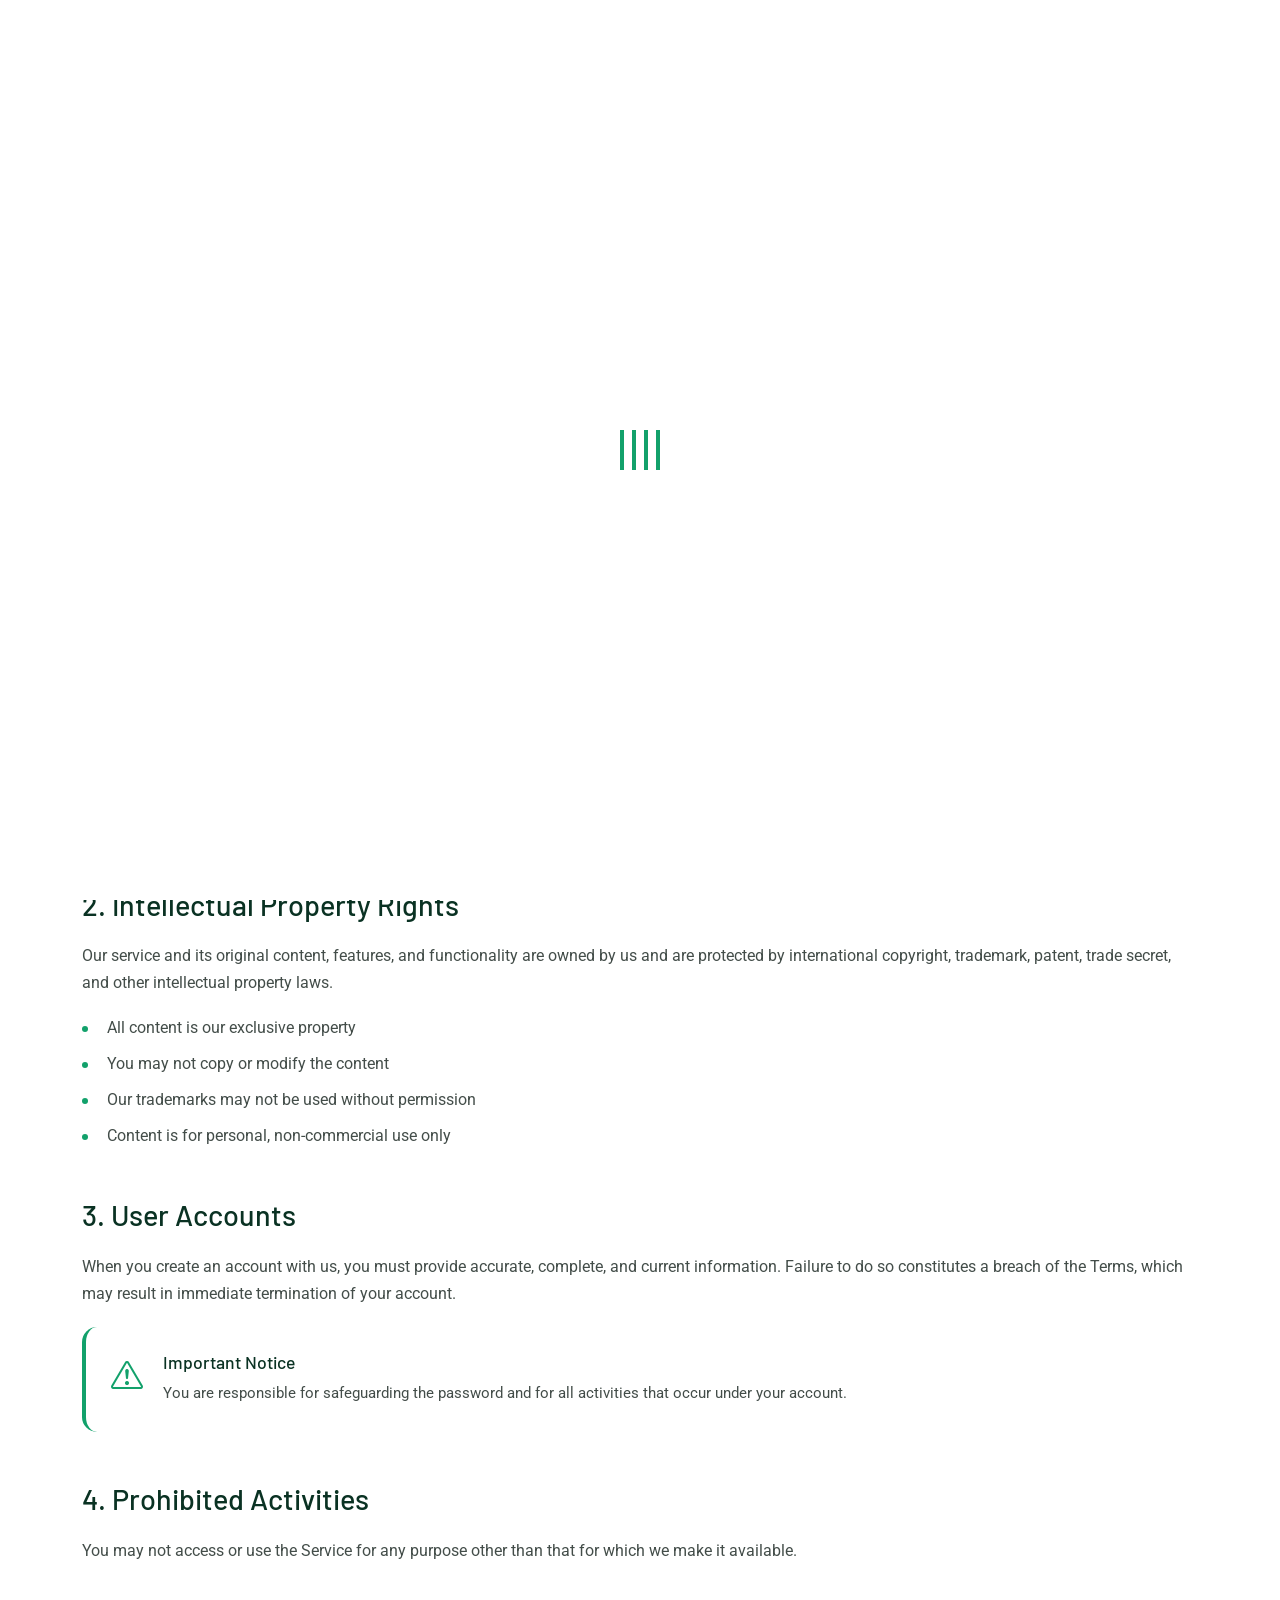
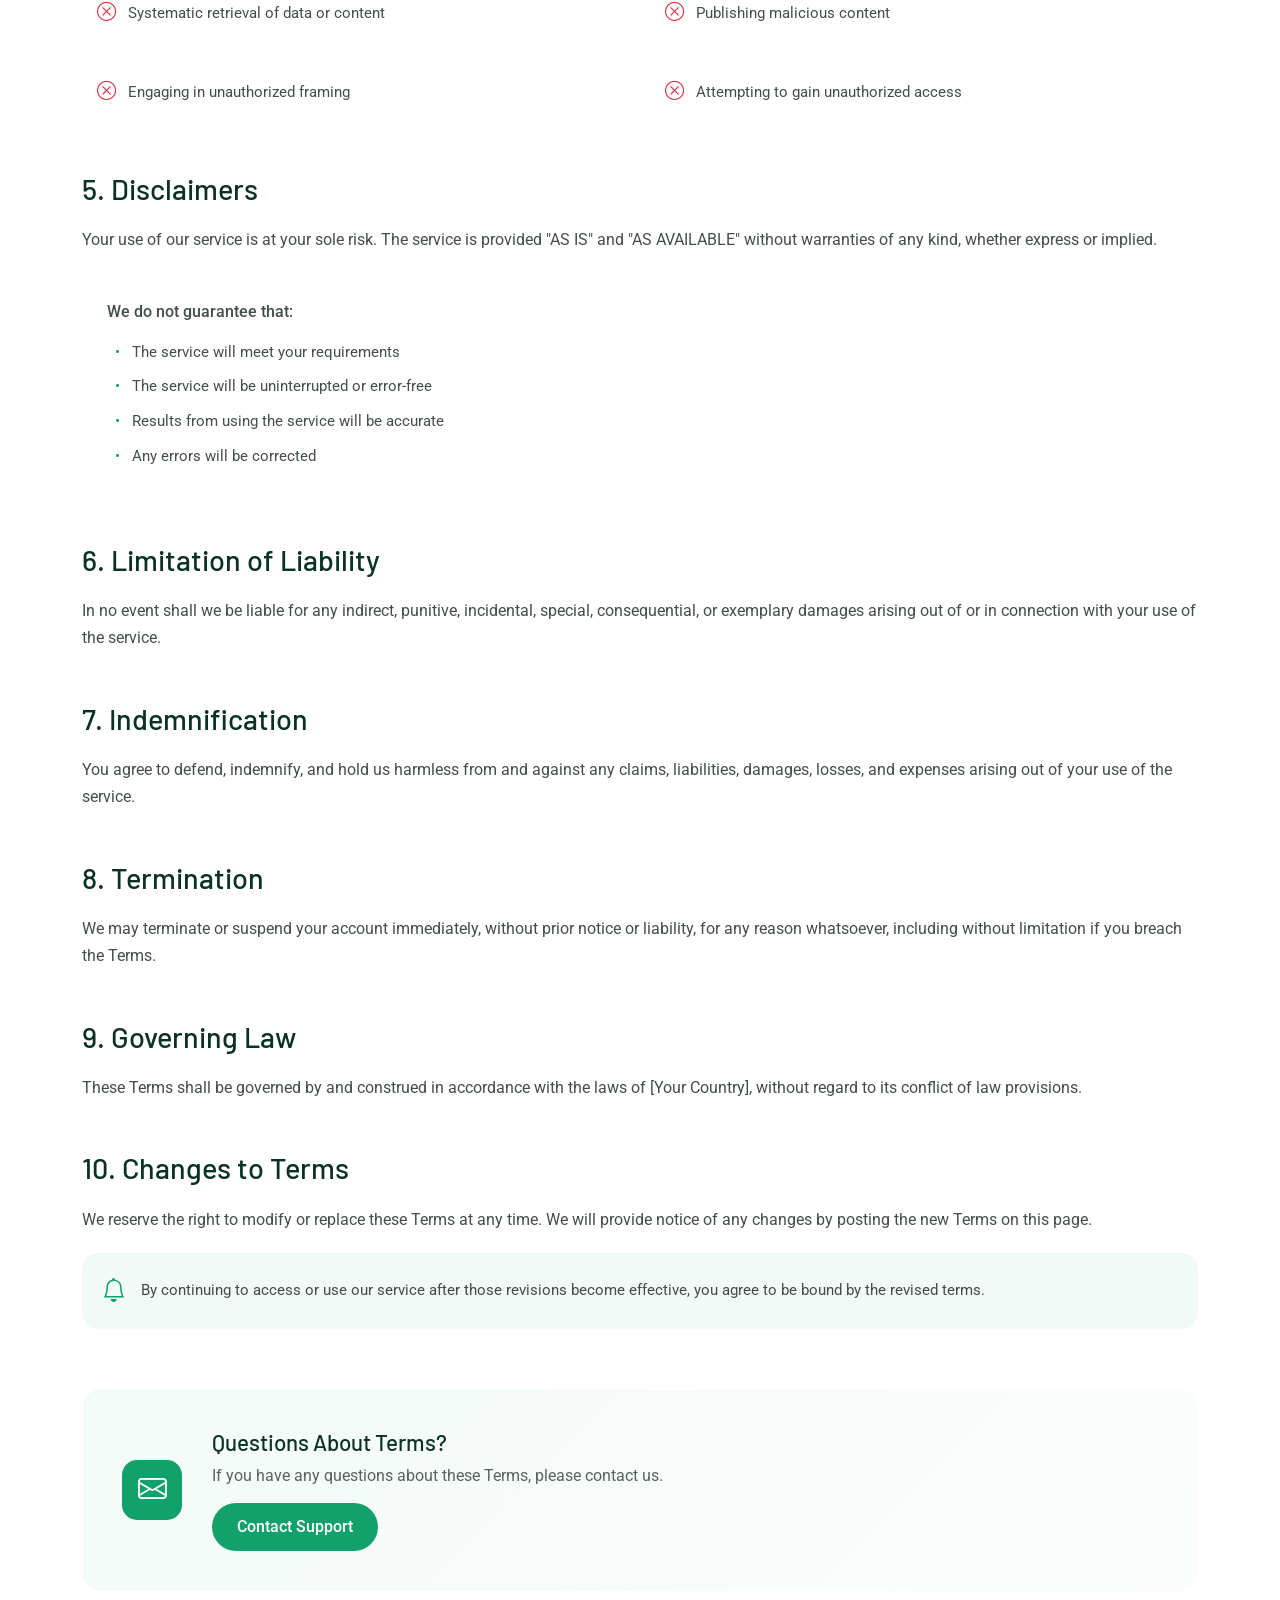
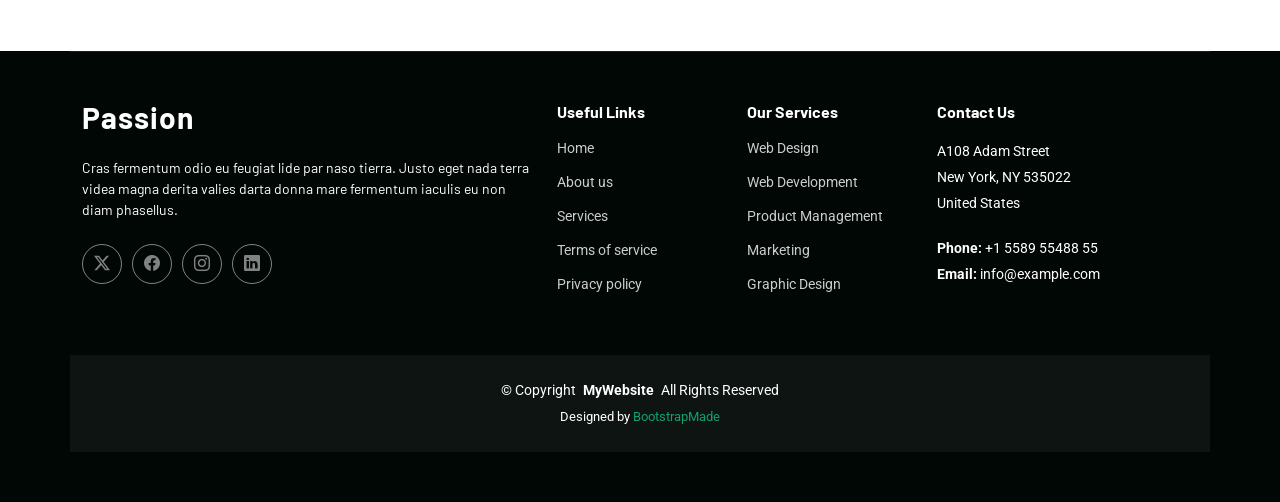
<file: terms.html>
<!DOCTYPE html>
<html lang="en">

<head>
  <meta charset="utf-8">
  <meta content="width=device-width, initial-scale=1.0" name="viewport">
  <title>Terms - Passion Bootstrap Template</title>
  <meta name="description" content="">
  <meta name="keywords" content="">

  <!-- Favicons -->
  <link href="assets/img/favicon.png" rel="icon">
  <link href="assets/img/apple-touch-icon.png" rel="apple-touch-icon">

  <!-- Fonts -->
  <link href="https://fonts.googleapis.com" rel="preconnect">
  <link href="https://fonts.gstatic.com" rel="preconnect" crossorigin>
  <link href="https://fonts.googleapis.com/css2?family=Roboto:ital,wght@0,100;0,300;0,400;0,500;0,700;0,900;1,100;1,300;1,400;1,500;1,700;1,900&family=Inter:wght@100;200;300;400;500;600;700;800;900&family=Barlow:ital,wght@0,100;0,200;0,300;0,400;0,500;0,600;0,700;0,800;0,900;1,100;1,200;1,300;1,400;1,500;1,600;1,700;1,800;1,900&display=swap" rel="stylesheet">

  <!-- Vendor CSS Files -->
  <link href="assets/vendor/bootstrap/css/bootstrap.min.css" rel="stylesheet">
  <link href="assets/vendor/bootstrap-icons/bootstrap-icons.css" rel="stylesheet">
  <link href="assets/vendor/glightbox/css/glightbox.min.css" rel="stylesheet">
  <link href="assets/vendor/swiper/swiper-bundle.min.css" rel="stylesheet">

  <!-- Main CSS File -->
  <link href="assets/css/main.css" rel="stylesheet">

  <!-- =======================================================
  * Template Name: Passion
  * Template URL: https://bootstrapmade.com/passion-bootstrap-template/
  * Updated: Jul 21 2025 with Bootstrap v5.3.7
  * Author: BootstrapMade.com
  * License: https://bootstrapmade.com/license/
  ======================================================== -->
</head>

<body class="terms-page">

  <header id="header" class="header fixed-top">

    <div class="topbar d-flex align-items-center dark-background">
      <div class="container d-flex justify-content-center justify-content-md-between">
        <div class="contact-info d-flex align-items-center">
          <i class="bi bi-envelope d-flex align-items-center"><a href="mailto:contact@example.com">contact@example.com</a></i>
          <i class="bi bi-phone d-flex align-items-center ms-4"><span>+1 5589 55488 55</span></i>
        </div>
        <div class="social-links d-none d-md-flex align-items-center">
          <a href="#" class="twitter"><i class="bi bi-twitter-x"></i></a>
          <a href="#" class="facebook"><i class="bi bi-facebook"></i></a>
          <a href="#" class="instagram"><i class="bi bi-instagram"></i></a>
          <a href="#" class="linkedin"><i class="bi bi-linkedin"></i></a>
        </div>
      </div>
    </div><!-- End Top Bar -->

    <div class="branding d-flex align-items-cente">

      <div class="container position-relative d-flex align-items-center justify-content-between">
        <a href="index.html" class="logo d-flex align-items-center">
          <!-- Uncomment the line below if you also wish to use an image logo -->
          <!-- <img src="assets/img/logo.webp" alt=""> -->
          <h1 class="sitename">Passion</h1>
        </a>

        <nav id="navmenu" class="navmenu">
          <ul>
            <li><a href="#hero">Home</a></li>
            <li><a href="#about">About</a></li>
            <li><a href="#services">Services</a></li>
            <li><a href="#portfolio">Portfolio</a></li>
            <li><a href="#team">Team</a></li>
            <li class="dropdown"><a href="#"><span>Dropdown</span> <i class="bi bi-chevron-down toggle-dropdown"></i></a>
              <ul>
                <li><a href="#">Dropdown 1</a></li>
                <li class="dropdown"><a href="#"><span>Deep Dropdown</span> <i class="bi bi-chevron-down toggle-dropdown"></i></a>
                  <ul>
                    <li><a href="#">Deep Dropdown 1</a></li>
                    <li><a href="#">Deep Dropdown 2</a></li>
                    <li><a href="#">Deep Dropdown 3</a></li>
                    <li><a href="#">Deep Dropdown 4</a></li>
                    <li><a href="#">Deep Dropdown 5</a></li>
                  </ul>
                </li>
                <li><a href="#">Dropdown 2</a></li>
                <li><a href="#">Dropdown 3</a></li>
                <li><a href="#">Dropdown 4</a></li>
              </ul>
            </li>

            <!-- Megamenu 2 -->
            <li class="megamenu-2"><a href="#"><span>Megamenu</span> <i class="bi bi-chevron-down toggle-dropdown"></i></a>

              <!-- Mobile Megamenu -->
              <ul class="mobile-megamenu">

                <li><a href="#">Product Analytics</a></li>
                <li><a href="#">Customer Insights</a></li>
                <li><a href="#">Market Research</a></li>

                <li class="dropdown"><a href="#"><span>Enterprise Software</span> <i class="bi bi-chevron-down toggle-dropdown"></i></a>
                  <ul>
                    <li><a href="#">CRM Solutions</a></li>
                    <li><a href="#">ERP Systems</a></li>
                    <li><a href="#">Workflow Automation</a></li>
                    <li><a href="#">Document Management</a></li>
                    <li><a href="#">Business Intelligence</a></li>
                    <li><a href="#">Integration Platform</a></li>
                  </ul>
                </li>

                <li class="dropdown"><a href="#"><span>Development Tools</span> <i class="bi bi-chevron-down toggle-dropdown"></i></a>
                  <ul>
                    <li><a href="#">Code Editors</a></li>
                    <li><a href="#">Version Control</a></li>
                    <li><a href="#">Testing Frameworks</a></li>
                    <li><a href="#">Deployment Tools</a></li>
                    <li><a href="#">API Management</a></li>
                    <li><a href="#">Performance Monitoring</a></li>
                  </ul>
                </li>

                <li class="dropdown"><a href="#"><span>Creative Suite</span> <i class="bi bi-chevron-down toggle-dropdown"></i></a>
                  <ul>
                    <li><a href="#">Design Software</a></li>
                    <li><a href="#">Video Editing</a></li>
                    <li><a href="#">Audio Production</a></li>
                    <li><a href="#">Animation Tools</a></li>
                    <li><a href="#">Photo Editing</a></li>
                    <li><a href="#">3D Modeling</a></li>
                  </ul>
                </li>

                <li class="dropdown"><a href="#"><span>Resources</span> <i class="bi bi-chevron-down toggle-dropdown"></i></a>
                  <ul>
                    <li><a href="#">Documentation</a></li>
                    <li><a href="#">Tutorials</a></li>
                    <li><a href="#">Community</a></li>
                    <li><a href="#">Blog Posts</a></li>
                  </ul>
                </li>

              </ul><!-- End Mobile Megamenu -->

              <!-- Desktop Megamenu -->
              <div class="desktop-megamenu">

                <div class="tab-navigation">
                  <ul class="nav nav-tabs flex-column" id="2190-megamenu-tabs" role="tablist">
                    <li class="nav-item" role="presentation">
                      <button class="nav-link active" id="2190-tab-1-tab" data-bs-toggle="tab" data-bs-target="#2190-tab-1" type="button" role="tab" aria-controls="2190-tab-1" aria-selected="true">
                        <i class="bi bi-building-gear"></i>
                        <span>Enterprise Software</span>
                      </button>
                    </li>
                    <li class="nav-item" role="presentation">
                      <button class="nav-link" id="2190-tab-2-tab" data-bs-toggle="tab" data-bs-target="#2190-tab-2" type="button" role="tab" aria-controls="2190-tab-2" aria-selected="false">
                        <i class="bi bi-code-slash"></i>
                        <span>Development Tools</span>
                      </button>
                    </li>
                    <li class="nav-item" role="presentation">
                      <button class="nav-link" id="2190-tab-3-tab" data-bs-toggle="tab" data-bs-target="#2190-tab-3" type="button" role="tab" aria-controls="2190-tab-3" aria-selected="false">
                        <i class="bi bi-palette"></i>
                        <span>Creative Suite</span>
                      </button>
                    </li>
                    <li class="nav-item" role="presentation">
                      <button class="nav-link" id="2190-tab-4-tab" data-bs-toggle="tab" data-bs-target="#2190-tab-4" type="button" role="tab" aria-controls="2190-tab-4" aria-selected="false">
                        <i class="bi bi-journal-text"></i>
                        <span>Resources</span>
                      </button>
                    </li>
                  </ul>
                </div>

                <div class="tab-content">

                  <!-- Enterprise Software Tab -->
                  <div class="tab-pane fade show active" id="2190-tab-1" role="tabpanel" aria-labelledby="2190-tab-1-tab">
                    <div class="content-grid">
                      <div class="product-section">
                        <h4>Core Solutions</h4>
                        <div class="product-list">
                          <a href="#" class="product-link">
                            <i class="bi bi-people"></i>
                            <div>
                              <span>CRM Solutions</span>
                              <small>Manage customer relationships effectively</small>
                            </div>
                          </a>
                          <a href="#" class="product-link">
                            <i class="bi bi-diagram-3"></i>
                            <div>
                              <span>ERP Systems</span>
                              <small>Integrate all business processes</small>
                            </div>
                          </a>
                          <a href="#" class="product-link">
                            <i class="bi bi-gear-wide"></i>
                            <div>
                              <span>Workflow Automation</span>
                              <small>Streamline repetitive tasks</small>
                            </div>
                          </a>
                        </div>
                      </div>

                      <div class="product-section">
                        <h4>Data &amp; Analytics</h4>
                        <div class="product-list">
                          <a href="#" class="product-link">
                            <i class="bi bi-file-earmark-text"></i>
                            <div>
                              <span>Document Management</span>
                              <small>Organize and secure documents</small>
                            </div>
                          </a>
                          <a href="#" class="product-link">
                            <i class="bi bi-bar-chart"></i>
                            <div>
                              <span>Business Intelligence</span>
                              <small>Make data-driven decisions</small>
                            </div>
                          </a>
                          <a href="#" class="product-link">
                            <i class="bi bi-share"></i>
                            <div>
                              <span>Integration Platform</span>
                              <small>Connect all your systems</small>
                            </div>
                          </a>
                        </div>
                      </div>
                    </div>

                    <div class="featured-banner">
                      <div class="banner-content">
                        <img src="assets/img/misc/misc-7.webp" alt="Enterprise Solutions" class="banner-image">
                        <div class="banner-info">
                          <h5>Enterprise Package</h5>
                          <p>Comprehensive business management solution with advanced features and 24/7 support.</p>
                          <a href="#" class="cta-btn">Get Started <i class="bi bi-arrow-right"></i></a>
                        </div>
                      </div>
                    </div>
                  </div>

                  <!-- Development Tools Tab -->
                  <div class="tab-pane fade" id="2190-tab-2" role="tabpanel" aria-labelledby="2190-tab-2-tab">
                    <div class="content-grid">
                      <div class="product-section">
                        <h4>Code &amp; Build</h4>
                        <div class="product-list">
                          <a href="#" class="product-link">
                            <i class="bi bi-code-square"></i>
                            <div>
                              <span>Code Editors</span>
                              <small>Advanced development environment</small>
                            </div>
                          </a>
                          <a href="#" class="product-link">
                            <i class="bi bi-git"></i>
                            <div>
                              <span>Version Control</span>
                              <small>Track changes and collaborate</small>
                            </div>
                          </a>
                          <a href="#" class="product-link">
                            <i class="bi bi-check2-square"></i>
                            <div>
                              <span>Testing Frameworks</span>
                              <small>Ensure code quality</small>
                            </div>
                          </a>
                        </div>
                      </div>

                      <div class="product-section">
                        <h4>Deploy &amp; Monitor</h4>
                        <div class="product-list">
                          <a href="#" class="product-link">
                            <i class="bi bi-cloud-upload"></i>
                            <div>
                              <span>Deployment Tools</span>
                              <small>Seamless application deployment</small>
                            </div>
                          </a>
                          <a href="#" class="product-link">
                            <i class="bi bi-api"></i>
                            <div>
                              <span>API Management</span>
                              <small>Design and manage APIs</small>
                            </div>
                          </a>
                          <a href="#" class="product-link">
                            <i class="bi bi-speedometer2"></i>
                            <div>
                              <span>Performance Monitoring</span>
                              <small>Track application performance</small>
                            </div>
                          </a>
                        </div>
                      </div>
                    </div>

                    <div class="featured-banner">
                      <div class="banner-content">
                        <img src="assets/img/misc/misc-12.webp" alt="Development Tools" class="banner-image">
                        <div class="banner-info">
                          <h5>Developer Suite</h5>
                          <p>Complete toolkit for modern development teams with integrated CI/CD pipelines.</p>
                          <a href="#" class="cta-btn">Explore Tools <i class="bi bi-arrow-right"></i></a>
                        </div>
                      </div>
                    </div>
                  </div>

                  <!-- Creative Suite Tab -->
                  <div class="tab-pane fade" id="2190-tab-3" role="tabpanel" aria-labelledby="2190-tab-3-tab">
                    <div class="content-grid">
                      <div class="product-section">
                        <h4>Design &amp; Visual</h4>
                        <div class="product-list">
                          <a href="#" class="product-link">
                            <i class="bi bi-brush"></i>
                            <div>
                              <span>Design Software</span>
                              <small>Professional graphic design tools</small>
                            </div>
                          </a>
                          <a href="#" class="product-link">
                            <i class="bi bi-camera-video"></i>
                            <div>
                              <span>Video Editing</span>
                              <small>Professional video production</small>
                            </div>
                          </a>
                          <a href="#" class="product-link">
                            <i class="bi bi-image"></i>
                            <div>
                              <span>Photo Editing</span>
                              <small>Advanced image manipulation</small>
                            </div>
                          </a>
                        </div>
                      </div>

                      <div class="product-section">
                        <h4>Media Production</h4>
                        <div class="product-list">
                          <a href="#" class="product-link">
                            <i class="bi bi-music-note"></i>
                            <div>
                              <span>Audio Production</span>
                              <small>Professional audio editing</small>
                            </div>
                          </a>
                          <a href="#" class="product-link">
                            <i class="bi bi-play-circle"></i>
                            <div>
                              <span>Animation Tools</span>
                              <small>Create stunning animations</small>
                            </div>
                          </a>
                          <a href="#" class="product-link">
                            <i class="bi bi-box"></i>
                            <div>
                              <span>3D Modeling</span>
                              <small>Advanced 3D design software</small>
                            </div>
                          </a>
                        </div>
                      </div>
                    </div>

                    <div class="featured-banner">
                      <div class="banner-content">
                        <img src="assets/img/misc/misc-5.webp" alt="Creative Suite" class="banner-image">
                        <div class="banner-info">
                          <h5>Creative Pro</h5>
                          <p>Everything you need for creative projects, from concept to final production.</p>
                          <a href="#" class="cta-btn">Start Creating <i class="bi bi-arrow-right"></i></a>
                        </div>
                      </div>
                    </div>
                  </div>

                  <!-- Resources Tab -->
                  <div class="tab-pane fade" id="2190-tab-4" role="tabpanel" aria-labelledby="2190-tab-4-tab">
                    <div class="resources-layout">
                      <div class="resource-categories">
                        <div class="resource-category">
                          <i class="bi bi-book"></i>
                          <h5>Documentation</h5>
                          <p>Comprehensive guides and API references for all our products and services.</p>
                          <a href="#" class="resource-link">Browse Docs <i class="bi bi-arrow-right"></i></a>
                        </div>
                        <div class="resource-category">
                          <i class="bi bi-play-circle"></i>
                          <h5>Video Tutorials</h5>
                          <p>Step-by-step video guides to help you get the most out of our solutions.</p>
                          <a href="#" class="resource-link">Watch Tutorials <i class="bi bi-arrow-right"></i></a>
                        </div>
                        <div class="resource-category">
                          <i class="bi bi-chat-square-dots"></i>
                          <h5>Community Forum</h5>
                          <p>Connect with other users, share tips, and get answers to your questions.</p>
                          <a href="#" class="resource-link">Join Community <i class="bi bi-arrow-right"></i></a>
                        </div>
                        <div class="resource-category">
                          <i class="bi bi-newspaper"></i>
                          <h5>Blog &amp; Articles</h5>
                          <p>Latest insights, best practices, and industry trends from our experts.</p>
                          <a href="#" class="resource-link">Read Blog <i class="bi bi-arrow-right"></i></a>
                        </div>
                      </div>
                    </div>
                  </div>

                </div>

              </div><!-- End Desktop Megamenu -->

            </li><!-- End Megamenu 2 -->

            <li><a href="#contact">Contact</a></li>

          </ul>
          <i class="mobile-nav-toggle d-xl-none bi bi-list"></i>
        </nav>

      </div>

    </div>

  </header>

  <main class="main">

    <!-- Page Title -->
    <div class="page-title dark-background" style="background-image: url(assets/img/bg/bg-14.webp);">
      <div class="container position-relative">
        <h1>Terms</h1>
        <p>Esse dolorum voluptatum ullam est sint nemo et est ipsa porro placeat quibusdam quia assumenda numquam molestias.</p>
        <nav class="breadcrumbs">
          <ol>
            <li><a href="index.html">Home</a></li>
            <li class="current">Terms</li>
          </ol>
        </nav>
      </div>
    </div><!-- End Page Title -->

    <!-- Terms Of Service Section -->
    <section id="terms-of-service" class="terms-of-service section">

      <div class="container">
        <!-- Page Header -->
        <div class="tos-header text-center">
          <span class="last-updated">Last Updated: February 27, 2025</span>
          <h2>Terms of Service</h2>
          <p>Please read these terms of service carefully before using our services</p>
        </div>

        <!-- Content -->
        <div class="tos-content">
          <!-- Agreement Section -->
          <div id="agreement" class="content-section">
            <h3>1. Agreement to Terms</h3>
            <p>By accessing our website and services, you agree to be bound by these Terms of Service and all applicable laws and regulations. If you do not agree with any of these terms, you are prohibited from using or accessing our services.</p>
            <div class="info-box">
              <i class="bi bi-info-circle"></i>
              <p>These terms apply to all users, visitors, and others who access or use our services.</p>
            </div>
          </div>

          <!-- Intellectual Property -->
          <div id="intellectual-property" class="content-section">
            <h3>2. Intellectual Property Rights</h3>
            <p>Our service and its original content, features, and functionality are owned by us and are protected by international copyright, trademark, patent, trade secret, and other intellectual property laws.</p>
            <ul class="list-items">
              <li>All content is our exclusive property</li>
              <li>You may not copy or modify the content</li>
              <li>Our trademarks may not be used without permission</li>
              <li>Content is for personal, non-commercial use only</li>
            </ul>
          </div>

          <!-- User Accounts -->
          <div id="user-accounts" class="content-section">
            <h3>3. User Accounts</h3>
            <p>When you create an account with us, you must provide accurate, complete, and current information. Failure to do so constitutes a breach of the Terms, which may result in immediate termination of your account.</p>
            <div class="alert-box">
              <i class="bi bi-exclamation-triangle"></i>
              <div class="alert-content">
                <h5>Important Notice</h5>
                <p>You are responsible for safeguarding the password and for all activities that occur under your account.</p>
              </div>
            </div>
          </div>

          <!-- Prohibited Activities -->
          <div id="prohibited" class="content-section">
            <h3>4. Prohibited Activities</h3>
            <p>You may not access or use the Service for any purpose other than that for which we make it available.</p>
            <div class="prohibited-list">
              <div class="prohibited-item">
                <i class="bi bi-x-circle"></i>
                <span>Systematic retrieval of data or content</span>
              </div>
              <div class="prohibited-item">
                <i class="bi bi-x-circle"></i>
                <span>Publishing malicious content</span>
              </div>
              <div class="prohibited-item">
                <i class="bi bi-x-circle"></i>
                <span>Engaging in unauthorized framing</span>
              </div>
              <div class="prohibited-item">
                <i class="bi bi-x-circle"></i>
                <span>Attempting to gain unauthorized access</span>
              </div>
            </div>
          </div>

          <!-- Disclaimers -->
          <div id="disclaimer" class="content-section">
            <h3>5. Disclaimers</h3>
            <p>Your use of our service is at your sole risk. The service is provided "AS IS" and "AS AVAILABLE" without warranties of any kind, whether express or implied.</p>
            <div class="disclaimer-box">
              <p>We do not guarantee that:</p>
              <ul>
                <li>The service will meet your requirements</li>
                <li>The service will be uninterrupted or error-free</li>
                <li>Results from using the service will be accurate</li>
                <li>Any errors will be corrected</li>
              </ul>
            </div>
          </div>

          <!-- Limitation of Liability -->
          <div id="limitation" class="content-section">
            <h3>6. Limitation of Liability</h3>
            <p>In no event shall we be liable for any indirect, punitive, incidental, special, consequential, or exemplary damages arising out of or in connection with your use of the service.</p>
          </div>

          <!-- Indemnification -->
          <div id="indemnification" class="content-section">
            <h3>7. Indemnification</h3>
            <p>You agree to defend, indemnify, and hold us harmless from and against any claims, liabilities, damages, losses, and expenses arising out of your use of the service.</p>
          </div>

          <!-- Termination -->
          <div id="termination" class="content-section">
            <h3>8. Termination</h3>
            <p>We may terminate or suspend your account immediately, without prior notice or liability, for any reason whatsoever, including without limitation if you breach the Terms.</p>
          </div>

          <!-- Governing Law -->
          <div id="governing-law" class="content-section">
            <h3>9. Governing Law</h3>
            <p>These Terms shall be governed by and construed in accordance with the laws of [Your Country], without regard to its conflict of law provisions.</p>
          </div>

          <!-- Changes -->
          <div id="changes" class="content-section">
            <h3>10. Changes to Terms</h3>
            <p>We reserve the right to modify or replace these Terms at any time. We will provide notice of any changes by posting the new Terms on this page.</p>
            <div class="notice-box">
              <i class="bi bi-bell"></i>
              <p>By continuing to access or use our service after those revisions become effective, you agree to be bound by the revised terms.</p>
            </div>
          </div>
        </div>

        <!-- Contact Section -->
        <div class="tos-contact">
          <div class="contact-box">
            <div class="contact-icon">
              <i class="bi bi-envelope"></i>
            </div>
            <div class="contact-content">
              <h4>Questions About Terms?</h4>
              <p>If you have any questions about these Terms, please contact us.</p>
              <a href="#" class="contact-link">Contact Support</a>
            </div>
          </div>
        </div>
      </div>

    </section><!-- /Terms Of Service Section -->

  </main>

  <footer id="footer" class="footer position-relative dark-background">

    <div class="container footer-top">
      <div class="row gy-4">
        <div class="col-lg-5 col-md-12 footer-about">
          <a href="index.html" class="logo d-flex align-items-center">
            <span class="sitename">Passion</span>
          </a>
          <p>Cras fermentum odio eu feugiat lide par naso tierra. Justo eget nada terra videa magna derita valies darta donna mare fermentum iaculis eu non diam phasellus.</p>
          <div class="social-links d-flex mt-4">
            <a href=""><i class="bi bi-twitter-x"></i></a>
            <a href=""><i class="bi bi-facebook"></i></a>
            <a href=""><i class="bi bi-instagram"></i></a>
            <a href=""><i class="bi bi-linkedin"></i></a>
          </div>
        </div>

        <div class="col-lg-2 col-6 footer-links">
          <h4>Useful Links</h4>
          <ul>
            <li><a href="#">Home</a></li>
            <li><a href="#">About us</a></li>
            <li><a href="#">Services</a></li>
            <li><a href="#">Terms of service</a></li>
            <li><a href="#">Privacy policy</a></li>
          </ul>
        </div>

        <div class="col-lg-2 col-6 footer-links">
          <h4>Our Services</h4>
          <ul>
            <li><a href="#">Web Design</a></li>
            <li><a href="#">Web Development</a></li>
            <li><a href="#">Product Management</a></li>
            <li><a href="#">Marketing</a></li>
            <li><a href="#">Graphic Design</a></li>
          </ul>
        </div>

        <div class="col-lg-3 col-md-12 footer-contact text-center text-md-start">
          <h4>Contact Us</h4>
          <p>A108 Adam Street</p>
          <p>New York, NY 535022</p>
          <p>United States</p>
          <p class="mt-4"><strong>Phone:</strong> <span>+1 5589 55488 55</span></p>
          <p><strong>Email:</strong> <span>info@example.com</span></p>
        </div>

      </div>
    </div>

    <div class="container copyright text-center mt-4">
      <p>© <span>Copyright</span> <strong class="px-1 sitename">MyWebsite</strong> <span>All Rights Reserved</span></p>
      <div class="credits">
        <!-- All the links in the footer should remain intact. -->
        <!-- You can delete the links only if you've purchased the pro version. -->
        <!-- Licensing information: https://bootstrapmade.com/license/ -->
        <!-- Purchase the pro version with working PHP/AJAX contact form: [buy-url] -->
        Designed by <a href="https://bootstrapmade.com/">BootstrapMade</a>
      </div>
    </div>

  </footer>

  <!-- Scroll Top -->
  <a href="#" id="scroll-top" class="scroll-top d-flex align-items-center justify-content-center"><i class="bi bi-arrow-up-short"></i></a>

  <!-- Preloader -->
  <div id="preloader">
    <div></div>
    <div></div>
    <div></div>
    <div></div>
  </div>

  <!-- Vendor JS Files -->
  <script src="assets/vendor/bootstrap/js/bootstrap.bundle.min.js"></script>
  <script src="assets/vendor/php-email-form/validate.js"></script>
  <script src="assets/vendor/glightbox/js/glightbox.min.js"></script>
  <script src="assets/vendor/purecounter/purecounter_vanilla.js"></script>
  <script src="assets/vendor/swiper/swiper-bundle.min.js"></script>
  <script src="assets/vendor/imagesloaded/imagesloaded.pkgd.min.js"></script>
  <script src="assets/vendor/isotope-layout/isotope.pkgd.min.js"></script>

  <!-- Main JS File -->
  <script src="assets/js/main.js"></script>

</body>

</html>
</file>
<file: assets/css/main.css>
/**
* Template Name: Passion
* Template URL: https://bootstrapmade.com/passion-bootstrap-template/
* Updated: Jul 21 2025 with Bootstrap v5.3.7
* Author: BootstrapMade.com
* License: https://bootstrapmade.com/license/
*/

@charset "UTF-8";

/*--------------------------------------------------------------
# Font & Color Variables
# Help: https://bootstrapmade.com/color-system/
--------------------------------------------------------------*/
/* Fonts */
:root {
  --default-font: "Roboto",  system-ui, -apple-system, "Segoe UI", Roboto, "Helvetica Neue", Arial, "Noto Sans", "Liberation Sans", sans-serif, "Apple Color Emoji", "Segoe UI Emoji", "Segoe UI Symbol", "Noto Color Emoji";
  --heading-font: "Barlow",  sans-serif;
  --nav-font: "Inter",  sans-serif;
}

/* Global Colors - The following color variables are used throughout the website. Updating them here will change the color scheme of the entire website */
:root { 
  --background-color: #ffffff; /* Background color for the entire website, including individual sections */
  --default-color: #14201c; /* Default color used for the majority of the text content across the entire website */
  --heading-color: #0a3223; /* Color for headings, subheadings and title throughout the website */
  --accent-color: #12a16b; /* Accent color that represents your brand on the website. It's used for buttons, links, and other elements that need to stand out */
  --surface-color: #ffffff; /* The surface color is used as a background of boxed elements within sections, such as cards, icon boxes, or other elements that require a visual separation from the global background. */
  --contrast-color: #ffffff; /* Contrast color for text, ensuring readability against backgrounds of accent, heading, or default colors. */
}

/* Nav Menu Colors - The following color variables are used specifically for the navigation menu. They are separate from the global colors to allow for more customization options */
:root {
  --nav-color: #ffffff;  /* The default color of the main navmenu links */
  --nav-hover-color: #12a16b; /* Applied to main navmenu links when they are hovered over or active */
  --nav-mobile-background-color: #ffffff; /* Used as the background color for mobile navigation menu */
  --nav-dropdown-background-color: #ffffff; /* Used as the background color for dropdown items that appear when hovering over primary navigation items */
  --nav-dropdown-color: #14201c; /* Used for navigation links of the dropdown items in the navigation menu. */
  --nav-dropdown-hover-color: #12a16b; /* Similar to --nav-hover-color, this color is applied to dropdown navigation links when they are hovered over. */
}

/* Color Presets - These classes override global colors when applied to any section or element, providing reuse of the sam color scheme. */

.light-background {
  --background-color: #f4f9f7;
  --surface-color: #ffffff;
}

.dark-background {
  --background-color: #000704;
  --default-color: #ffffff;
  --heading-color: #ffffff;
  --surface-color: #28323a;
  --contrast-color: #ffffff;
}

/* Smooth scroll */
:root {
  scroll-behavior: smooth;
}

/*--------------------------------------------------------------
# General Styling & Shared Classes
--------------------------------------------------------------*/
body {
  color: var(--default-color);
  background-color: var(--background-color);
  font-family: var(--default-font);
}

a {
  color: var(--accent-color);
  text-decoration: none;
  transition: 0.3s;
}

a:hover {
  color: color-mix(in srgb, var(--accent-color), transparent 25%);
  text-decoration: none;
}

h1,
h2,
h3,
h4,
h5,
h6 {
  color: var(--heading-color);
  font-family: var(--heading-font);
}

/* PHP Email Form Messages
------------------------------*/
.php-email-form .error-message {
  display: none;
  background: #df1529;
  color: #ffffff;
  text-align: left;
  padding: 15px;
  margin-bottom: 24px;
  font-weight: 600;
}

.php-email-form .sent-message {
  display: none;
  color: #ffffff;
  background: #059652;
  text-align: center;
  padding: 15px;
  margin-bottom: 24px;
  font-weight: 600;
}

.php-email-form .loading {
  display: none;
  background: var(--surface-color);
  text-align: center;
  padding: 15px;
  margin-bottom: 24px;
}

.php-email-form .loading:before {
  content: "";
  display: inline-block;
  border-radius: 50%;
  width: 24px;
  height: 24px;
  margin: 0 10px -6px 0;
  border: 3px solid var(--accent-color);
  border-top-color: var(--surface-color);
  animation: php-email-form-loading 1s linear infinite;
}

@keyframes php-email-form-loading {
  0% {
    transform: rotate(0deg);
  }

  100% {
    transform: rotate(360deg);
  }
}

/*--------------------------------------------------------------
# Global Header
--------------------------------------------------------------*/
.header {
  --background-color: rgba(0, 0, 0, 0);
  --heading-color: #ffffff;
  --surface-color: rgba(255, 255, 255, 0.085);
  color: var(--default-color);
  transition: all 0.5s;
  z-index: 997;
  background-color: var(--background-color);
}

.header .topbar {
  background-color: var(--background-color);
  height: 40px;
  padding: 0;
  font-size: 14px;
  transition: all 0.5s;
}

.header .topbar .contact-info i {
  font-style: normal;
  color: var(--contrast-color);
}

.header .topbar .contact-info i a,
.header .topbar .contact-info i span {
  padding-left: 5px;
  color: var(--contrast-color);
}

@media (max-width: 575px) {

  .header .topbar .contact-info i a,
  .header .topbar .contact-info i span {
    font-size: 13px;
  }
}

.header .topbar .contact-info i a {
  line-height: 0;
  transition: 0.3s;
}

.header .topbar .contact-info i a:hover {
  color: var(--contrast-color);
  text-decoration: underline;
}

.header .topbar .social-links a {
  color: color-mix(in srgb, var(--contrast-color), transparent 40%);
  line-height: 0;
  transition: 0.3s;
  margin-left: 20px;
}

.header .topbar .social-links a:hover {
  color: var(--contrast-color);
}

.header .branding {
  min-height: 60px;
  padding: 10px 0;
}

.header .logo {
  line-height: 1;
}

.header .logo img {
  max-height: 36px;
  margin-right: 8px;
}

.header .logo h1 {
  font-size: 30px;
  margin: 0;
  font-weight: 700;
  color: var(--heading-color);
}

.scrolled .header {
  box-shadow: 0px 0 18px rgba(0, 0, 0, 0.1);
}

.scrolled .header .topbar {
  height: 0;
  visibility: hidden;
  overflow: hidden;
}

/* Global Header on Scroll
------------------------------*/
.scrolled .header {
  --background-color: rgba(7, 12, 16, 0.8);
}

/*--------------------------------------------------------------
# Navigation Menu
--------------------------------------------------------------*/
/* Desktop Navigation */
@media (min-width: 1200px) {
  .navmenu {
    padding: 0;
  }

  .navmenu ul {
    margin: 0;
    padding: 0;
    display: flex;
    list-style: none;
    align-items: center;
  }

  .navmenu li {
    position: relative;
  }

  .navmenu>ul>li {
    white-space: nowrap;
    padding: 15px 14px;
  }

  .navmenu>ul>li:last-child {
    padding-right: 0;
  }

  .navmenu a,
  .navmenu a:focus {
    color: var(--nav-color);
    font-size: 14px;
    padding: 0 2px;
    font-family: var(--nav-font);
    font-weight: 500;
    display: flex;
    align-items: center;
    justify-content: space-between;
    white-space: nowrap;
    transition: 0.3s;
    position: relative;
  }

  .navmenu a i,
  .navmenu a:focus i {
    font-size: 12px;
    line-height: 0;
    margin-left: 5px;
    transition: 0.3s;
  }

  .navmenu>ul>li>a:before {
    content: "";
    position: absolute;
    height: 2px;
    bottom: -6px;
    left: 0;
    background-color: var(--nav-hover-color);
    visibility: hidden;
    width: 0px;
    transition: all 0.3s ease-in-out 0s;
  }

  .navmenu a:hover:before,
  .navmenu li:hover>a:before,
  .navmenu .active:before {
    visibility: visible;
    width: 100%;
  }

  .navmenu li:hover>a,
  .navmenu .active,
  .navmenu .active:focus {
    color: color-mix(in srgb, var(--nav-color) 90%, white 15%);
  }

  .navmenu .dropdown ul {
    margin: 0;
    padding: 10px 0;
    background: var(--nav-dropdown-background-color);
    display: block;
    position: absolute;
    visibility: hidden;
    left: 14px;
    top: 130%;
    opacity: 0;
    transition: 0.3s;
    border-radius: 4px;
    z-index: 99;
    box-shadow: 0px 0px 30px rgba(0, 0, 0, 0.1);
  }

  .navmenu .dropdown ul li {
    min-width: 200px;
  }

  .navmenu .dropdown ul a {
    padding: 10px 20px;
    font-size: 15px;
    text-transform: none;
    color: var(--nav-dropdown-color);
  }

  .navmenu .dropdown ul a i {
    font-size: 12px;
  }

  .navmenu .dropdown ul a:hover,
  .navmenu .dropdown ul .active:hover,
  .navmenu .dropdown ul li:hover>a {
    color: var(--nav-dropdown-hover-color);
  }

  .navmenu .dropdown:hover>ul {
    opacity: 1;
    top: 100%;
    visibility: visible;
  }

  .navmenu .dropdown .dropdown ul {
    top: 0;
    left: -90%;
    visibility: hidden;
  }

  .navmenu .dropdown .dropdown:hover>ul {
    opacity: 1;
    top: 0;
    left: -100%;
    visibility: visible;
  }
}

/* Mobile Navigation */
@media (max-width: 1199px) {
  .mobile-nav-toggle {
    color: var(--nav-color);
    font-size: 28px;
    line-height: 0;
    margin-right: 10px;
    cursor: pointer;
    transition: color 0.3s;
  }

  .navmenu {
    padding: 0;
    z-index: 9997;
  }

  .navmenu ul {
    display: none;
    list-style: none;
    position: absolute;
    inset: 60px 20px 20px 20px;
    padding: 10px 0;
    margin: 0;
    border-radius: 6px;
    background-color: var(--nav-mobile-background-color);
    border: 1px solid color-mix(in srgb, var(--default-color), transparent 90%);
    box-shadow: none;
    overflow-y: auto;
    transition: 0.3s;
    z-index: 9998;
  }

  .navmenu a,
  .navmenu a:focus {
    color: var(--nav-dropdown-color);
    padding: 10px 20px;
    font-family: var(--nav-font);
    font-size: 17px;
    font-weight: 500;
    display: flex;
    align-items: center;
    justify-content: space-between;
    white-space: nowrap;
    transition: 0.3s;
  }

  .navmenu a i,
  .navmenu a:focus i {
    font-size: 12px;
    line-height: 0;
    margin-left: 5px;
    width: 30px;
    height: 30px;
    display: flex;
    align-items: center;
    justify-content: center;
    border-radius: 50%;
    transition: 0.3s;
    background-color: color-mix(in srgb, var(--accent-color), transparent 90%);
  }

  .navmenu a i:hover,
  .navmenu a:focus i:hover {
    background-color: var(--accent-color);
    color: var(--contrast-color);
  }

  .navmenu a:hover,
  .navmenu .active,
  .navmenu .active:focus {
    color: var(--nav-dropdown-hover-color);
  }

  .navmenu .active i,
  .navmenu .active:focus i {
    background-color: var(--accent-color);
    color: var(--contrast-color);
    transform: rotate(180deg);
  }

  .navmenu .dropdown ul {
    position: static;
    display: none;
    z-index: 99;
    padding: 10px 0;
    margin: 10px 20px;
    background-color: var(--nav-dropdown-background-color);
    transition: all 0.5s ease-in-out;
  }

  .navmenu .dropdown ul ul {
    background-color: rgba(33, 37, 41, 0.1);
  }

  .navmenu .dropdown>.dropdown-active {
    display: block;
    background-color: rgba(33, 37, 41, 0.03);
  }

  .mobile-nav-active {
    overflow: hidden;
  }

  .mobile-nav-active .mobile-nav-toggle {
    color: #fff;
    position: absolute;
    font-size: 32px;
    top: 15px;
    right: 15px;
    margin-right: 0;
    z-index: 9999;
  }

  .mobile-nav-active .navmenu {
    position: fixed;
    overflow: hidden;
    inset: 0;
    background: rgba(33, 37, 41, 0.8);
    transition: 0.3s;
  }

  .mobile-nav-active .navmenu>ul {
    display: block;
  }
}

/* Megamenu 2 - Desktop */
@media (min-width: 1200px) {
  .navmenu .megamenu-2 {
    position: static;
    /* Hide Mobile Megamenu in Desktop */
    /* Tab Navigation */
    /* Tab Content */
  }

  .navmenu .megamenu-2 .mobile-megamenu {
    display: none;
  }

  .navmenu .megamenu-2 .desktop-megamenu {
    background-color: var(--nav-dropdown-background-color);
    box-shadow: 0px 5px 20px rgba(0, 0, 0, 0.1);
    position: absolute;
    top: 130%;
    left: 0;
    right: 0;
    visibility: hidden;
    opacity: 0;
    transition: 0.3s;
    border-radius: 6px;
    z-index: 99;
    padding: 0;
    display: flex;
    max-height: 80vh;
    overflow: hidden;
  }

  .navmenu .megamenu-2:hover>.desktop-megamenu {
    opacity: 1;
    top: 100%;
    visibility: visible;
  }

  .navmenu .megamenu-2 .tab-navigation {
    width: 250px;
    background-color: color-mix(in srgb, var(--accent-color), transparent 97%);
    border-right: 1px solid color-mix(in srgb, var(--default-color), transparent 90%);
    padding: 25px 0;
    flex-shrink: 0;
  }

  .navmenu .megamenu-2 .tab-navigation .nav-tabs {
    border: none;
  }

  .navmenu .megamenu-2 .tab-navigation .nav-tabs .nav-item {
    width: 100%;
    padding-left: 10px;
  }

  .navmenu .megamenu-2 .tab-navigation .nav-tabs .nav-item .nav-link {
    display: flex;
    align-items: center;
    gap: 15px;
    padding: 18px 25px;
    border: none;
    width: 100%;
    background: transparent;
    transition: all 0.3s;
    border-left: 3px solid transparent;
    border-radius: 0;
    color: var(--nav-dropdown-color);
  }

  .navmenu .megamenu-2 .tab-navigation .nav-tabs .nav-item .nav-link:hover {
    background-color: color-mix(in srgb, var(--accent-color), transparent 94%);
    padding-left: 30px;
  }

  .navmenu .megamenu-2 .tab-navigation .nav-tabs .nav-item .nav-link.active {
    background-color: color-mix(in srgb, var(--accent-color), transparent 94%);
    border-left-color: var(--accent-color);
  }

  .navmenu .megamenu-2 .tab-navigation .nav-tabs .nav-item .nav-link.active i {
    color: var(--accent-color);
  }

  .navmenu .megamenu-2 .tab-navigation .nav-tabs .nav-item .nav-link.active span {
    color: var(--accent-color);
    font-weight: 600;
  }

  .navmenu .megamenu-2 .tab-navigation .nav-tabs .nav-item .nav-link i {
    font-size: 20px;
    transition: 0.3s;
    flex-shrink: 0;
  }

  .navmenu .megamenu-2 .tab-navigation .nav-tabs .nav-item .nav-link span {
    font-size: 15px;
    font-weight: 500;
    transition: 0.3s;
  }

  .navmenu .megamenu-2 .tab-content {
    flex: 1;
    padding: 30px;
    overflow-y: auto;
    /* Content Grid Layout */
    /* Featured Banner */
    /* Resources Layout */
  }

  .navmenu .megamenu-2 .tab-content .content-grid {
    display: grid;
    grid-template-columns: 1fr 1fr;
    gap: 40px;
    margin-bottom: 30px;
    align-items: start;
  }

  .navmenu .megamenu-2 .tab-content .content-grid .product-section h4 {
    color: var(--default-color);
    font-size: 16px;
    font-weight: 600;
    margin-bottom: 20px;
    padding-bottom: 10px;
    border-bottom: 2px solid var(--accent-color);
  }

  .navmenu .megamenu-2 .tab-content .content-grid .product-section .product-list {
    display: flex;
    flex-direction: column;
    gap: 5px;
  }

  .navmenu .megamenu-2 .tab-content .content-grid .product-section .product-list .product-link {
    display: flex;
    align-items: flex-start;
    gap: 12px;
    padding: 12px 15px;
    border-radius: 8px;
    transition: all 0.3s;
    color: var(--nav-dropdown-color);
  }

  .navmenu .megamenu-2 .tab-content .content-grid .product-section .product-list .product-link:hover {
    background-color: color-mix(in srgb, var(--accent-color), transparent 95%);
    transform: translateX(8px);
  }

  .navmenu .megamenu-2 .tab-content .content-grid .product-section .product-list .product-link:hover i {
    color: var(--accent-color);
    transform: scale(1.1);
  }

  .navmenu .megamenu-2 .tab-content .content-grid .product-section .product-list .product-link i {
    color: color-mix(in srgb, var(--nav-dropdown-color), transparent 20%);
    font-size: 18px;
    transition: all 0.3s;
    min-width: 18px;
    flex-shrink: 0;
    margin-top: 1px;
  }

  .navmenu .megamenu-2 .tab-content .content-grid .product-section .product-list .product-link div {
    flex: 1;
    min-width: 0;
  }

  .navmenu .megamenu-2 .tab-content .content-grid .product-section .product-list .product-link div span {
    display: block;
    font-size: 14px;
    font-weight: 500;
    margin-bottom: 2px;
    line-height: 1.3;
  }

  .navmenu .megamenu-2 .tab-content .content-grid .product-section .product-list .product-link div small {
    color: color-mix(in srgb, var(--nav-dropdown-color), transparent 40%);
    font-size: 12px;
    line-height: 1.3;
    display: block;
  }

  .navmenu .megamenu-2 .tab-content .featured-banner {
    background: linear-gradient(135deg, var(--surface-color) 0%, color-mix(in srgb, var(--accent-color), transparent 98%) 100%);
    border-radius: 10px;
    padding: 25px;
    border: 1px solid color-mix(in srgb, var(--accent-color), transparent 90%);
  }

  .navmenu .megamenu-2 .tab-content .featured-banner .banner-content {
    display: flex;
    align-items: center;
    gap: 20px;
  }

  .navmenu .megamenu-2 .tab-content .featured-banner .banner-content .banner-image {
    width: 80px;
    height: 80px;
    object-fit: cover;
    border-radius: 8px;
    flex-shrink: 0;
  }

  .navmenu .megamenu-2 .tab-content .featured-banner .banner-content .banner-info {
    flex: 1;
    min-width: 0;
  }

  .navmenu .megamenu-2 .tab-content .featured-banner .banner-content .banner-info h5 {
    color: var(--default-color);
    font-size: 16px;
    font-weight: 600;
    margin-bottom: 6px;
    line-height: 1.3;
  }

  .navmenu .megamenu-2 .tab-content .featured-banner .banner-content .banner-info p {
    color: var(--nav-dropdown-color);
    font-size: 13px;
    line-height: 1.5;
    margin-bottom: 15px;
  }

  .navmenu .megamenu-2 .tab-content .featured-banner .banner-content .banner-info .cta-btn {
    color: var(--accent-color);
    font-size: 14px;
    font-weight: 600;
    display: inline-flex;
    align-items: center;
    gap: 6px;
    transition: 0.3s;
  }

  .navmenu .megamenu-2 .tab-content .featured-banner .banner-content .banner-info .cta-btn:hover {
    color: color-mix(in srgb, var(--accent-color), black 15%);
  }

  .navmenu .megamenu-2 .tab-content .featured-banner .banner-content .banner-info .cta-btn:hover i {
    transform: translateX(4px);
  }

  .navmenu .megamenu-2 .tab-content .featured-banner .banner-content .banner-info .cta-btn i {
    transition: 0.3s;
  }

  .navmenu .megamenu-2 .tab-content .resources-layout .resource-categories {
    display: grid;
    grid-template-columns: 1fr 1fr;
    gap: 25px;
    align-items: start;
  }

  .navmenu .megamenu-2 .tab-content .resources-layout .resource-categories .resource-category {
    background-color: var(--surface-color);
    padding: 25px;
    border-radius: 10px;
    border: 1px solid color-mix(in srgb, var(--default-color), transparent 92%);
    transition: all 0.3s;
  }

  .navmenu .megamenu-2 .tab-content .resources-layout .resource-categories .resource-category:hover {
    box-shadow: 0 5px 20px rgba(0, 0, 0, 0.05);
    transform: translateY(-2px);
    border-color: var(--accent-color);
  }

  .navmenu .megamenu-2 .tab-content .resources-layout .resource-categories .resource-category i {
    color: var(--accent-color);
    font-size: 24px;
    margin-bottom: 15px;
    display: block;
  }

  .navmenu .megamenu-2 .tab-content .resources-layout .resource-categories .resource-category h5 {
    color: var(--default-color);
    font-size: 15px;
    font-weight: 600;
    margin-bottom: 8px;
    line-height: 1.3;
  }

  .navmenu .megamenu-2 .tab-content .resources-layout .resource-categories .resource-category p {
    color: var(--nav-dropdown-color);
    font-size: 13px;
    line-height: 1.5;
    margin-bottom: 15px;
  }

  .navmenu .megamenu-2 .tab-content .resources-layout .resource-categories .resource-category .resource-link {
    color: var(--accent-color);
    font-size: 13px;
    font-weight: 500;
    display: inline-flex;
    align-items: center;
    gap: 15px;
    transition: 0.3s;
  }

  .navmenu .megamenu-2 .tab-content .resources-layout .resource-categories .resource-category .resource-link i {
    margin: 0;
  }

  .navmenu .megamenu-2 .tab-content .resources-layout .resource-categories .resource-category .resource-link:hover {
    color: color-mix(in srgb, var(--accent-color), black 15%);
  }

  .navmenu .megamenu-2 .tab-content .resources-layout .resource-categories .resource-category .resource-link:hover i {
    transform: translateX(3px);
  }

  .navmenu .megamenu-2 .tab-content .resources-layout .resource-categories .resource-category .resource-link i {
    transition: 0.3s;
  }
}

/* Megamenu 2 - Mobile */
@media (max-width: 1199px) {
  .navmenu .megamenu-2 {
    /* Hide Desktop Megamenu in Mobile */
  }

  .navmenu .megamenu-2 .desktop-megamenu {
    display: none;
  }

  .navmenu .megamenu-2 .mobile-megamenu {
    position: static;
    display: none;
    z-index: 99;
    padding: 0;
    margin: 10px 20px;
    background-color: var(--nav-dropdown-background-color);
    border: 1px solid color-mix(in srgb, var(--default-color), transparent 90%);
    box-shadow: none;
    transition: all 0.5s ease-in-out;
    border-radius: 6px;
    overflow: hidden;
  }

  .navmenu .megamenu-2 .mobile-megamenu li {
    position: relative;
    border-bottom: 1px solid color-mix(in srgb, var(--default-color), transparent 90%);
  }

  .navmenu .megamenu-2 .mobile-megamenu li:last-child {
    border-bottom: none;
  }

  .navmenu .megamenu-2 .mobile-megamenu li a {
    padding: 14px 18px;
    display: flex;
    align-items: center;
    justify-content: space-between;
    color: var(--nav-dropdown-color);
    font-size: 15px;
    transition: 0.3s;
    font-weight: 500;
  }

  .navmenu .megamenu-2 .mobile-megamenu li a:hover {
    color: var(--nav-dropdown-hover-color);
    background-color: color-mix(in srgb, var(--accent-color), transparent 95%);
  }

  .navmenu .megamenu-2 .mobile-megamenu li ul {
    padding: 0;
    background-color: color-mix(in srgb, var(--default-color), transparent 97%);
  }

  .navmenu .megamenu-2 .mobile-megamenu li ul li a {
    padding-left: 35px;
    font-size: 14px;
    font-weight: 400;
  }

  .navmenu .megamenu-2 .mobile-megamenu.dropdown-active {
    display: block;
  }
}

/*--------------------------------------------------------------
# Global Footer
--------------------------------------------------------------*/
.footer {
  color: var(--default-color);
  background-color: var(--background-color);
  font-size: 14px;
  padding-bottom: 50px;
  position: relative;
}

.footer .footer-top {
  padding-top: 50px;
  border-top: 1px solid color-mix(in srgb, var(--default-color), transparent 90%);
}

.footer .footer-about .logo {
  line-height: 1;
  margin-bottom: 25px;
}

.footer .footer-about .logo img {
  max-height: 40px;
  margin-right: 6px;
}

.footer .footer-about .logo span {
  color: var(--heading-color);
  font-size: 30px;
  font-weight: 700;
  letter-spacing: 1px;
  font-family: var(--heading-font);
}

.footer .footer-about p {
  font-size: 14px;
  font-family: var(--heading-font);
}

.footer .social-links a {
  display: flex;
  align-items: center;
  justify-content: center;
  width: 40px;
  height: 40px;
  border-radius: 50%;
  border: 1px solid color-mix(in srgb, var(--default-color), transparent 50%);
  font-size: 16px;
  color: color-mix(in srgb, var(--default-color), transparent 50%);
  margin-right: 10px;
  transition: 0.3s;
}

.footer .social-links a:hover {
  color: var(--accent-color);
  border-color: var(--accent-color);
}

.footer h4 {
  font-size: 16px;
  font-weight: bold;
  position: relative;
  padding-bottom: 12px;
}

.footer .footer-links {
  margin-bottom: 30px;
}

.footer .footer-links ul {
  list-style: none;
  padding: 0;
  margin: 0;
}

.footer .footer-links ul i {
  padding-right: 2px;
  font-size: 12px;
  line-height: 0;
}

.footer .footer-links ul li {
  padding: 10px 0;
  display: flex;
  align-items: center;
}

.footer .footer-links ul li:first-child {
  padding-top: 0;
}

.footer .footer-links ul a {
  color: color-mix(in srgb, var(--default-color), transparent 20%);
  display: inline-block;
  line-height: 1;
}

.footer .footer-links ul a:hover {
  color: var(--accent-color);
}

.footer .footer-contact p {
  margin-bottom: 5px;
}

.footer .copyright {
  padding-top: 25px;
  padding-bottom: 25px;
  background-color: color-mix(in srgb, var(--default-color), transparent 95%);
}

.footer .copyright p {
  margin-bottom: 0;
}

.footer .credits {
  margin-top: 6px;
  font-size: 13px;
}

/*--------------------------------------------------------------
# Preloader
--------------------------------------------------------------*/
#preloader {
  position: fixed;
  inset: 0;
  z-index: 9999;
  overflow: hidden;
  background-color: var(--background-color);
  transition: all 0.6s ease-out;
  width: 100%;
  height: 100vh;
  display: flex;
  align-items: center;
  justify-content: center;
}

#preloader div {
  width: 4px;
  height: 40px;
  background-color: var(--accent-color);
  margin: 0 4px;
}

#preloader div:nth-child(1) {
  animation: animate-preloader 1s ease-in-out -0.45s infinite;
}

#preloader div:nth-child(2) {
  animation: animate-preloader 1s ease-in-out -0.3s infinite;
}

#preloader div:nth-child(3) {
  animation: animate-preloader 1s ease-in-out -0.15s infinite;
}

#preloader div:nth-child(4) {
  animation: animate-preloader 1s infinite;
}

@keyframes animate-preloader {

  0%,
  100% {
    transform: scaleY(0.3);
  }

  50% {
    transform: scaleY(1);
  }
}

/*--------------------------------------------------------------
# Scroll Top Button
--------------------------------------------------------------*/
.scroll-top {
  position: fixed;
  visibility: hidden;
  opacity: 0;
  right: 15px;
  bottom: 15px;
  z-index: 99999;
  background-color: var(--accent-color);
  width: 40px;
  height: 40px;
  border-radius: 4px;
  transition: all 0.4s;
}

.scroll-top i {
  font-size: 24px;
  color: var(--contrast-color);
  line-height: 0;
}

.scroll-top:hover {
  background-color: color-mix(in srgb, var(--accent-color), transparent 20%);
  color: var(--contrast-color);
}

.scroll-top.active {
  visibility: visible;
  opacity: 1;
}

/*--------------------------------------------------------------
# Global Page Titles & Breadcrumbs
--------------------------------------------------------------*/
.page-title {
  color: var(--default-color);
  background-color: var(--background-color);
  background-size: cover;
  background-position: center;
  background-repeat: no-repeat;
  padding: 160px 0 80px 0;
  text-align: center;
  position: relative;
}

.page-title:before {
  content: "";
  background: color-mix(in srgb, var(--background-color), transparent 30%);
  position: absolute;
  inset: 0;
}

.page-title h1 {
  font-size: 42px;
  font-weight: 700;
  margin-bottom: 10px;
}

.page-title .breadcrumbs ol {
  display: flex;
  flex-wrap: wrap;
  list-style: none;
  justify-content: center;
  padding: 0;
  margin: 0;
  font-size: 16px;
  font-weight: 400;
}

.page-title .breadcrumbs ol li+li {
  padding-left: 10px;
}

.page-title .breadcrumbs ol li+li::before {
  content: "/";
  display: inline-block;
  padding-right: 10px;
  color: color-mix(in srgb, var(--default-color), transparent 50%);
}

/*--------------------------------------------------------------
# Global Sections
--------------------------------------------------------------*/
section,
.section {
  color: var(--default-color);
  background-color: var(--background-color);
  padding: 60px 0;
  scroll-margin-top: 72px;
  overflow: clip;
}

@media (max-width: 1199px) {

  section,
  .section {
    scroll-margin-top: 60px;
  }
}

/*--------------------------------------------------------------
# Global Section Titles
--------------------------------------------------------------*/
.section-title {
  text-align: center;
  padding-bottom: 60px;
  position: relative;
}

.section-title h2 {
  font-size: 32px;
  font-weight: 700;
  margin-bottom: 20px;
  padding-bottom: 20px;
  position: relative;
}

.section-title h2:before {
  content: "";
  position: absolute;
  display: block;
  width: 160px;
  height: 1px;
  background: color-mix(in srgb, var(--default-color), transparent 60%);
  left: 0;
  right: 0;
  bottom: 1px;
  margin: auto;
}

.section-title h2::after {
  content: "";
  position: absolute;
  display: block;
  width: 60px;
  height: 3px;
  background: var(--accent-color);
  left: 0;
  right: 0;
  bottom: 0;
  margin: auto;
}

.section-title p {
  margin-bottom: 0;
}

/*--------------------------------------------------------------
# Hero Section
--------------------------------------------------------------*/
.hero {
  position: relative;
  min-height: 100vh;
  display: flex;
  align-items: center;
  overflow: hidden;
  padding: 120px 0 60px 0;
}

.hero .hero-background {
  position: absolute;
  top: 0;
  left: 0;
  width: 100%;
  height: 100%;
  z-index: 1;
}

.hero .hero-background img {
  width: 100%;
  height: 100%;
  object-fit: cover;
  object-position: center;
}

.hero .hero-background .overlay {
  position: absolute;
  top: 0;
  left: 0;
  width: 100%;
  height: 100%;
  background: linear-gradient(135deg, color-mix(in srgb, var(--background-color), transparent 25%) 0%, color-mix(in srgb, var(--background-color), transparent 10%) 500%);
}

.hero .container {
  position: relative;
  z-index: 2;
  padding: 40px 15px;
}

.hero .hero-badge {
  display: inline-block;
  padding: 8px 20px;
  background: color-mix(in srgb, var(--accent-color), transparent 20%);
  color: var(--contrast-color);
  font-size: 14px;
  font-weight: 600;
  text-transform: uppercase;
  letter-spacing: 1px;
  border-radius: 50px;
  margin-bottom: 20px;
  backdrop-filter: blur(10px);
  border: 1px solid color-mix(in srgb, var(--accent-color), transparent 60%);
}

.hero h1 {
  font-size: 56px;
  font-weight: 800;
  line-height: 1.1;
  margin-bottom: 24px;
}

.hero p {
  font-size: 20px;
  line-height: 1.6;
  margin-bottom: 40px;
  color: color-mix(in srgb, var(--default-color), transparent 30%);
  max-width: 500px;
}

.hero .hero-actions {
  display: flex;
  gap: 24px;
  align-items: center;
  margin-bottom: 60px;
  flex-wrap: wrap;
}

.hero .hero-actions .btn-primary {
  background: var(--accent-color);
  color: var(--contrast-color);
  padding: 16px 32px;
  font-size: 16px;
  font-weight: 600;
  border-radius: 8px;
  text-decoration: none;
  transition: all 0.3s ease;
  box-shadow: 0 4px 15px color-mix(in srgb, var(--accent-color), transparent 60%);
}

.hero .hero-actions .btn-primary:hover {
  background: color-mix(in srgb, var(--accent-color), black 10%);
  transform: translateY(-2px);
  box-shadow: 0 8px 25px color-mix(in srgb, var(--accent-color), transparent 40%);
  color: var(--contrast-color);
}

.hero .hero-actions .btn-secondary {
  display: flex;
  align-items: center;
  gap: 12px;
  text-decoration: none;
  font-weight: 600;
  font-size: 16px;
  transition: all 0.3s ease;
}

.hero .hero-actions .btn-secondary i {
  font-size: 24px;
  color: var(--accent-color);
}

.hero .hero-actions .btn-secondary:hover {
  color: var(--accent-color);
  transform: translateX(5px);
}

.hero .hero-stats {
  display: flex;
  gap: 40px;
  flex-wrap: wrap;
}

.hero .hero-stats .stat-item {
  text-align: left;
}

.hero .hero-stats .stat-item .stat-number {
  display: block;
  font-size: 32px;
  font-weight: 800;
  color: var(--accent-color);
  line-height: 1;
  margin-bottom: 4px;
}

.hero .hero-stats .stat-item .stat-label {
  font-size: 14px;
  color: color-mix(in srgb, var(--default-color), transparent 30%);
  text-transform: uppercase;
  letter-spacing: 0.5px;
}

.hero .hero-visual {
  position: relative;
}

.hero .feature-card {
  background: rgba(255, 255, 255, 0.1);
  border: 1px solid rgba(255, 255, 255, 0.2);
  backdrop-filter: blur(5px);
  border-radius: 16px;
  padding: 24px;
  display: flex;
  flex-direction: column;
  align-items: center;
  text-align: center;
  box-shadow: 0 8px 32px rgba(0, 0, 0, 0.1);
  transition: transform 0.3s ease;
  margin-bottom: 20px;
  height: calc(50% - 10px);
}

.hero .feature-card:hover {
  transform: translateY(-5px);
}

.hero .feature-card i {
  font-size: 32px;
  color: var(--accent-color);
  margin-bottom: 12px;
}

.hero .feature-card span {
  font-size: 14px;
  font-weight: 600;
  color: color-mix(in srgb, var(--default-color), transparent 30%);
}

.hero .feature-card:last-child {
  margin-bottom: 0;
}

@media (max-width: 992px) {
  .hero .hero-visual {
    margin-top: 60px;
  }

  .hero .feature-card {
    padding: 20px;
  }
}

@media (max-width: 768px) {
  .hero h1 {
    font-size: 42px;
  }

  .hero p {
    font-size: 18px;
  }

  .hero .hero-actions {
    flex-direction: column;
    align-items: flex-start;
    gap: 16px;
  }

  .hero .hero-stats {
    gap: 24px;
  }

  .hero .feature-card {
    padding: 16px;
  }

  .hero .feature-card i {
    font-size: 24px;
  }

  .hero .feature-card span {
    font-size: 12px;
  }
}

@media (max-width: 576px) {
  .hero h1 {
    font-size: 36px;
  }

  .hero .hero-visual {
    margin-top: 40px;
  }

  .hero .feature-card {
    padding: 12px;
    margin-bottom: 12px;
  }

  .hero .feature-card i {
    font-size: 20px;
    margin-bottom: 8px;
  }

  .hero .feature-card span {
    font-size: 11px;
  }
}

/*--------------------------------------------------------------
# About Section
--------------------------------------------------------------*/
.about {
  padding-top: 60px;
  padding-bottom: 60px;
}

.about .content {
  padding-right: 20px;
}

.about .content h2 {
  font-size: 2.5rem;
  font-weight: 700;
  margin-bottom: 1.5rem;
  line-height: 1.2;
}

@media (max-width: 768px) {
  .about .content h2 {
    font-size: 2rem;
  }
}

.about .content .lead {
  font-size: 1.25rem;
  font-weight: 500;
  color: color-mix(in srgb, var(--default-color), transparent 20%);
  margin-bottom: 1.5rem;
  line-height: 1.6;
}

.about .content p {
  margin-bottom: 1.25rem;
  line-height: 1.7;
  color: color-mix(in srgb, var(--default-color), transparent 15%);
}

@media (max-width: 992px) {
  .about .content {
    padding-right: 0;
    margin-bottom: 3rem;
  }
}

.about .stats-container {
  margin: 3rem 0;
  padding: 2rem 0;
  border-top: 1px solid color-mix(in srgb, var(--default-color), transparent 85%);
  border-bottom: 1px solid color-mix(in srgb, var(--default-color), transparent 85%);
}

.about .stat-item {
  text-align: center;
  margin-bottom: 1.5rem;
}

.about .stat-item .number {
  font-size: 2.5rem;
  font-weight: 700;
  color: var(--accent-color);
  margin-bottom: 0.5rem;
  font-family: var(--heading-font);
}

.about .stat-item .label {
  font-size: 0.9rem;
  color: color-mix(in srgb, var(--default-color), transparent 30%);
  text-transform: uppercase;
  letter-spacing: 0.5px;
}

@media (max-width: 768px) {
  .about .stat-item {
    margin-bottom: 2rem;
  }

  .about .stat-item .number {
    font-size: 2rem;
  }
}

.about .cta-wrapper {
  display: flex;
  gap: 1rem;
  align-items: center;
}

@media (max-width: 576px) {
  .about .cta-wrapper {
    flex-direction: column;
    align-items: stretch;
  }
}

.about .btn {
  padding: 12px 30px;
  border-radius: 50px;
  font-weight: 600;
  text-transform: uppercase;
  letter-spacing: 0.5px;
  transition: all 0.3s ease;
  border: 2px solid transparent;
}

.about .btn.btn-primary {
  background-color: var(--accent-color);
  color: var(--contrast-color);
  border-color: var(--accent-color);
}

.about .btn.btn-primary:hover {
  background-color: color-mix(in srgb, var(--accent-color), black 15%);
  transform: translateY(-2px);
}

.about .btn.btn-outline {
  background-color: transparent;
  color: var(--accent-color);
  border-color: var(--accent-color);
}

.about .btn.btn-outline:hover {
  background-color: var(--accent-color);
  color: var(--contrast-color);
  transform: translateY(-2px);
}

.about .image-wrapper {
  position: relative;
  padding-left: 20px;
}

@media (max-width: 992px) {
  .about .image-wrapper {
    padding-left: 0;
    margin-top: 2rem;
  }
}

.about .image-wrapper .main-image {
  border-radius: 20px;
  box-shadow: 0 20px 40px color-mix(in srgb, var(--default-color), transparent 85%);
}

.about .image-wrapper .floating-card {
  position: absolute;
  bottom: 30px;
  left: -20px;
  background-color: var(--surface-color);
  border-radius: 15px;
  padding: 1.5rem;
  box-shadow: 0 15px 30px color-mix(in srgb, var(--default-color), transparent 80%);
  border: 1px solid color-mix(in srgb, var(--default-color), transparent 90%);
}

@media (max-width: 992px) {
  .about .image-wrapper .floating-card {
    left: 20px;
    bottom: 20px;
    padding: 1rem;
  }
}

@media (max-width: 576px) {
  .about .image-wrapper .floating-card {
    position: static;
    margin-top: 2rem;
  }
}

.about .image-wrapper .floating-card .card-content {
  display: flex;
  align-items: center;
  gap: 1rem;
}

.about .image-wrapper .floating-card .card-content i {
  font-size: 2rem;
  color: var(--accent-color);
  background-color: color-mix(in srgb, var(--accent-color), transparent 90%);
  width: 60px;
  height: 60px;
  border-radius: 12px;
  display: flex;
  align-items: center;
  justify-content: center;
}

.about .image-wrapper .floating-card .card-content .text h5 {
  margin: 0 0 0.25rem 0;
  font-size: 1.1rem;
  font-weight: 600;
}

.about .image-wrapper .floating-card .card-content .text span {
  font-size: 0.9rem;
  color: color-mix(in srgb, var(--default-color), transparent 40%);
}

/*--------------------------------------------------------------
# Clients Section
--------------------------------------------------------------*/
.clients {
  padding-top: 0px;
  padding-bottom: 20px;
}

.clients .clients-slider {
  overflow: hidden;
  background-color: var(--surface-color);
  border: 1px solid color-mix(in srgb, var(--default-color), transparent 90%);
}

.clients .swiper-wrapper {
  height: auto !important;
  align-items: stretch;
  transition-timing-function: linear;
}

.clients .swiper-slide {
  height: auto;
  border-right: 1px solid color-mix(in srgb, var(--default-color), transparent 90%);
}

.clients .swiper-slide:last-child {
  border-right: none;
}

.clients .client-logo {
  display: flex;
  justify-content: center;
  align-items: center;
  overflow: hidden;
  padding: 20px;
  height: 100%;
}

.clients .client-logo img {
  max-width: 90%;
  transition: 0.3s;
  opacity: 0.5;
  filter: grayscale(100);
}

.clients .client-logo img:hover {
  filter: none;
  opacity: 1;
}

@media (max-width: 640px) {
  .clients .client-logo {
    padding: 20px;
  }
}

/*--------------------------------------------------------------
# Featured Services Section
--------------------------------------------------------------*/
.featured-services {
  position: relative;
}

.featured-services .services-content .subtitle {
  display: inline-block;
  background-color: color-mix(in srgb, var(--accent-color), transparent 94%);
  color: var(--accent-color);
  padding: 8px 16px;
  border-radius: 6px;
  font-size: 16px;
  font-weight: 500;
  text-transform: uppercase;
  margin-bottom: 20px;
}

.featured-services .services-content h2 {
  font-size: 42px;
  font-weight: 600;
  line-height: 1.2;
  margin-bottom: 20px;
}

@media (max-width: 992px) {
  .featured-services .services-content h2 {
    font-size: 32px;
  }
}

@media (max-width: 768px) {
  .featured-services .services-content h2 {
    font-size: 28px;
  }
}

.featured-services .services-content p {
  font-size: 18px;
  line-height: 1.6;
  margin-bottom: 25px;
}

.featured-services .services-content .btn-consultation {
  display: inline-flex;
  align-items: center;
  background-color: var(--accent-color);
  color: var(--contrast-color);
  padding: 12px 24px;
  border-radius: 4px;
  font-weight: 500;
  transition: all 0.3s ease;
}

.featured-services .services-content .btn-consultation span {
  margin-right: 8px;
}

.featured-services .services-content .btn-consultation i {
  transition: transform 0.3s ease;
}

.featured-services .services-content .btn-consultation:hover {
  background-color: color-mix(in srgb, var(--accent-color), #000 15%);
}

.featured-services .services-content .btn-consultation:hover i {
  transform: translateX(5px);
}

.featured-services .services-image {
  position: relative;
  height: 380px;
  display: flex;
  justify-content: flex-end;
}

.featured-services .services-image img {
  position: relative;
  z-index: 2;
  max-height: 100%;
  object-fit: cover;
}

.featured-services .services-image .shape-circle {
  position: absolute;
  right: -30px;
  top: -30px;
  height: 180px;
  width: 180px;
  background-color: color-mix(in srgb, var(--accent-color), transparent 90%);
  border-radius: 50%;
  z-index: 1;
}

.featured-services .services-image .shape-accent {
  position: absolute;
  bottom: 0;
  left: 0;
  height: 100px;
  width: 100px;
  background-color: color-mix(in srgb, var(--accent-color), transparent 90%);
  z-index: 1;
  animation: float 5s infinite ease-in-out;
}

@media (max-width: 992px) {
  .featured-services .services-image {
    margin-top: 30px;
    height: 300px;
    justify-content: center;
  }
}

.featured-services .services-slider {
  position: relative;
  margin-top: 30px;
  padding-top: 30px;
}

.featured-services .services-slider .swiper-wrapper {
  height: auto !important;
}

.featured-services .service-card {
  background-color: var(--surface-color);
  padding: 32px;
  border-radius: 16px;
  position: relative;
  transition: all 0.4s;
  overflow: hidden;
  height: 100%;
  box-shadow: 0 5px 15px rgba(0, 0, 0, 0.05);
}

.featured-services .service-card .icon-box {
  height: 70px;
  width: 70px;
  display: flex;
  align-items: center;
  justify-content: center;
  background-color: var(--accent-color);
  border-radius: 50%;
  margin-bottom: 20px;
  transition: all 0.4s;
}

.featured-services .service-card .icon-box i {
  font-size: 30px;
  color: var(--contrast-color);
  transition: all 0.4s;
}

.featured-services .service-card .arrow-link {
  display: flex;
  align-items: center;
  justify-content: center;
  height: 40px;
  width: 40px;
  color: var(--accent-color);
  background-color: var(--surface-color);
  border-radius: 50%;
  transform: rotate(-45deg);
  position: absolute;
  right: -50px;
  top: -50px;
  transition: all 0.4s;
  box-shadow: 0 2px 10px rgba(0, 0, 0, 0.1);
}

.featured-services .service-card .content h4 {
  font-size: 22px;
  font-weight: 600;
  margin-bottom: 15px;
}

.featured-services .service-card .content h4 a {
  color: var(--heading-color);
  transition: all 0.4s;
}

.featured-services .service-card .content p {
  font-size: 16px;
  line-height: 1.6;
  margin-bottom: 20px;
  transition: all 0.4s;
}

.featured-services .service-card .content .service-number {
  position: relative;
  padding-left: 76px;
  color: var(--accent-color);
  font-size: 18px;
  font-weight: 500;
  transition: all 0.4s;
}

.featured-services .service-card .content .service-number::after {
  content: "";
  position: absolute;
  left: 0;
  top: 12px;
  height: 1px;
  width: 70px;
  background-color: var(--accent-color);
  transition: all 0.4s;
}

.featured-services .service-card:hover {
  background-color: var(--accent-color);
  transform: translateY(-5px);
}

.featured-services .service-card:hover .icon-box {
  background-color: var(--contrast-color);
}

.featured-services .service-card:hover .icon-box i {
  color: var(--accent-color);
}

.featured-services .service-card:hover .arrow-link {
  top: 16px;
  right: 16px;
  background-color: var(--contrast-color);
}

.featured-services .service-card:hover .content h4 a {
  color: var(--contrast-color);
}

.featured-services .service-card:hover .content p {
  color: var(--contrast-color);
}

.featured-services .service-card:hover .content .service-number {
  color: var(--contrast-color);
  padding-left: 0;
}

.featured-services .service-card:hover .content .service-number::after {
  background-color: var(--contrast-color);
  left: 30px;
}

.featured-services .swiper-navigation {
  display: flex;
  justify-content: flex-end;
  margin-top: 30px;
}

.featured-services .swiper-navigation button {
  display: inline-flex;
  align-items: center;
  justify-content: center;
  border: none;
  border-radius: 50%;
  height: 56px;
  width: 56px;
  background-color: var(--accent-color);
  color: var(--contrast-color);
  font-size: 20px;
  transition: all 0.4s;
  margin-right: 10px;
}

.featured-services .swiper-navigation button:last-child {
  margin-right: 0;
}

.featured-services .swiper-navigation button:hover {
  background-color: color-mix(in srgb, var(--accent-color), #000 15%);
}

@keyframes float {

  0%,
  100% {
    transform: translateY(0);
  }

  50% {
    transform: translateY(-15px);
  }
}

/*--------------------------------------------------------------
# How We Work Section
--------------------------------------------------------------*/
.how-we-work .steps-grid {
  display: grid;
  grid-template-columns: repeat(auto-fit, minmax(280px, 1fr));
  gap: 2rem;
  position: relative;
  margin-bottom: 3rem;
}

@media (min-width: 992px) {
  .how-we-work .steps-grid {
    grid-template-columns: repeat(4, 1fr);
  }
}

@media (max-width: 768px) {
  .how-we-work .steps-grid {
    gap: 1.5rem;
  }
}

.how-we-work .step-card {
  background: var(--surface-color);
  padding: 2.5rem 2rem;
  border-radius: 20px;
  text-align: center;
  position: relative;
  box-shadow: 0 10px 40px rgba(0, 0, 0, 0.08);
  transition: all 0.3s ease;
  border: 1px solid color-mix(in srgb, var(--accent-color), transparent 90%);
}

.how-we-work .step-card:hover {
  transform: translateY(-10px);
  box-shadow: 0 20px 60px rgba(0, 0, 0, 0.15);
  border-color: var(--accent-color);
}

.how-we-work .step-card:hover .step-icon {
  background-color: var(--accent-color);
  color: var(--contrast-color);
  transform: scale(1.1);
}

.how-we-work .step-card:hover .step-arrow {
  transform: translateX(5px);
}

.how-we-work .step-card .step-icon {
  width: 80px;
  height: 80px;
  border-radius: 50%;
  background: linear-gradient(135deg, color-mix(in srgb, var(--accent-color), transparent 80%) 0%, color-mix(in srgb, var(--accent-color), transparent 90%) 100%);
  color: var(--accent-color);
  display: flex;
  align-items: center;
  justify-content: center;
  font-size: 2rem;
  margin: 0 auto 1.5rem;
  transition: all 0.3s ease;
}

.how-we-work .step-card .step-number {
  background: linear-gradient(135deg, var(--accent-color) 0%, color-mix(in srgb, var(--accent-color), #000 20%) 100%);
  color: var(--contrast-color);
  padding: 0.5rem 1rem;
  border-radius: 25px;
  font-size: 0.85rem;
  font-weight: 600;
  text-transform: uppercase;
  letter-spacing: 0.5px;
  display: inline-block;
  margin-bottom: 1rem;
}

.how-we-work .step-card h3 {
  font-size: 1.4rem;
  font-weight: 700;
  margin-bottom: 1rem;
  color: var(--heading-color);
}

@media (max-width: 576px) {
  .how-we-work .step-card h3 {
    font-size: 1.2rem;
  }
}

.how-we-work .step-card p {
  font-size: 0.95rem;
  color: var(--default-color);
  line-height: 1.6;
  margin-bottom: 0;
}

.how-we-work .step-card .step-arrow {
  position: absolute;
  top: 50%;
  right: -15px;
  width: 30px;
  height: 30px;
  background-color: var(--accent-color);
  border-radius: 50%;
  display: flex;
  align-items: center;
  justify-content: center;
  color: var(--contrast-color);
  font-size: 0.9rem;
  transition: all 0.3s ease;
  z-index: 2;
}

@media (max-width: 991px) {
  .how-we-work .step-card .step-arrow {
    display: none;
  }
}

.how-we-work .step-card:last-child .step-arrow {
  display: none;
}

@media (max-width: 991px) {
  .how-we-work .steps-grid {
    grid-template-columns: repeat(2, 1fr);
  }
}

@media (max-width: 576px) {
  .how-we-work .steps-grid {
    grid-template-columns: 1fr;
  }

  .how-we-work .step-card {
    padding: 2rem 1.5rem;
  }

}
.icon {
  width: 48px;
  height: 48px;
  object-fit: contain;
}

/*--------------------------------------------------------------
# Features Section
--------------------------------------------------------------*/
.features .nav-tabs {
  border: none;
  background: color-mix(in srgb, var(--surface-color), transparent 50%);
  border-radius: 16px;
  backdrop-filter: blur(8px);
}

.features .nav-tabs .nav-item {
  margin-bottom: 15px;
}

.features .nav-tabs .nav-item:last-child {
  margin-bottom: 0;
}

.features .nav-tabs .nav-link {
  padding: 20px;
  border: none;
  border-radius: 12px;
  background: var(--surface-color);
  transition: all 0.4s ease;
  position: relative;
  overflow: hidden;
  cursor: pointer;
}

.features .nav-tabs .nav-link .d-flex {
  position: relative;
  z-index: 1;
}

.features .nav-tabs .nav-link .icon-box {
  width: 50px;
  height: 50px;
  display: flex;
  align-items: center;
  justify-content: center;
  border-radius: 12px;
  background: color-mix(in srgb, var(--accent-color), transparent 92%);
  transition: all 0.4s ease;
}

.features .nav-tabs .nav-link .icon-box i {
  font-size: 24px;
  color: var(--accent-color);
  transition: all 0.4s ease;
}

.features .nav-tabs .nav-link h4 {
  font-size: 16px;
  font-weight: 600;
  margin: 0 0 5px 0;
  color: var(--heading-color);
  transition: all 0.4s ease;
}

.features .nav-tabs .nav-link p {
  font-size: 14px;
  margin: 0;
  color: color-mix(in srgb, var(--default-color), transparent 40%);
  transition: all 0.4s ease;
}

.features .nav-tabs .nav-link:hover {
  transform: translateY(-2px);
}

.features .nav-tabs .nav-link:hover::before {
  opacity: 1;
}

.features .nav-tabs .nav-link:hover .icon-box {
  background: var(--accent-color);
}

.features .nav-tabs .nav-link:hover .icon-box i {
  color: var(--contrast-color);
}

.features .nav-tabs .nav-link:hover h4 {
  color: var(--accent-color);
}

.features .nav-tabs .nav-link:hover p {
  color: color-mix(in srgb, var(--default-color), transparent 20%);
}

.features .nav-tabs .nav-link.active {
  background: var(--accent-color);
}

.features .nav-tabs .nav-link.active::before {
  opacity: 0;
}

.features .nav-tabs .nav-link.active .icon-box {
  background: color-mix(in srgb, var(--contrast-color), transparent 85%);
}

.features .nav-tabs .nav-link.active .icon-box i {
  color: var(--contrast-color);
}

.features .nav-tabs .nav-link.active h4 {
  color: var(--contrast-color);
}

.features .nav-tabs .nav-link.active p {
  color: color-mix(in srgb, var(--contrast-color), transparent 20%);
}

.features .tab-content .content-box {
  background: var(--surface-color);
  border-radius: 16px;
  padding: 40px;
  box-shadow: 0 8px 32px rgba(0, 0, 0, 0.05);
  transition: all 0.4s ease;
}

.features .tab-content .content-box h3 {
  font-size: 28px;
  font-weight: 700;
  color: var(--heading-color);
  margin-bottom: 20px;
  position: relative;
  padding-bottom: 15px;
}

.features .tab-content .content-box h3::after {
  content: "";
  position: absolute;
  bottom: 0;
  left: 0;
  width: 50px;
  height: 3px;
  background: var(--accent-color);
  border-radius: 3px;
}

.features .tab-content .content-box p {
  color: color-mix(in srgb, var(--default-color), transparent 20%);
  margin-bottom: 20px;
  font-size: 16px;
  line-height: 1.6;
}

.features .tab-content .content-box p.highlight {
  background: linear-gradient(135deg, color-mix(in srgb, var(--accent-color), transparent 92%), color-mix(in srgb, var(--accent-color), transparent 95%));
  padding: 20px;
  border-radius: 12px;
  position: relative;
}

.features .tab-content .content-box .features-list {
  list-style: none;
  padding: 0;
  margin: 30px 0 0 0;
}

.features .tab-content .content-box .features-list li {
  display: flex;
  align-items: center;
  margin-bottom: 15px;
  padding-left: 8px;
  transition: all 0.3s ease;
}

.features .tab-content .content-box .features-list li:last-child {
  margin-bottom: 0;
}

.features .tab-content .content-box .features-list li i {
  font-size: 20px;
  color: var(--accent-color);
  margin-right: 12px;
}

.features .tab-content .content-box .features-list li span {
  color: color-mix(in srgb, var(--default-color), transparent 20%);
}

.features .tab-content .content-box .features-list li:hover {
  transform: translateX(5px);
}

.features .tab-content .content-box .features-list li:hover span {
  color: var(--default-color);
}

.features .tab-content .content-box .image-box {
  position: relative;
  border-radius: 12px;
  overflow: hidden;
  box-shadow: 0 15px 35px rgba(0, 0, 0, 0.1);
}

.features .tab-content .content-box .image-box img {
  transition: all 0.6s ease;
}

.features .tab-content .content-box .image-box:hover img {
  transform: scale(1.05);
}

.features .tab-content .content-box .image-box::after {
  content: "";
  position: absolute;
  top: 0;
  left: 0;
  width: 100%;
  height: 100%;
  background: linear-gradient(180deg, transparent 0%, rgba(0, 0, 0, 0.05) 100%);
  pointer-events: none;
}

.features .tab-pane {
  transition: all 0.4s ease;
}

.features .tab-pane.fade {
  transform: translateY(10px);
  opacity: 0;
}

.features .tab-pane.show {
  transform: translateY(0);
  opacity: 1;
}

@media (max-width: 991px) {
  .features .nav-tabs {
    margin-bottom: 30px;
  }

  .features .nav-tabs .nav-link {
    padding: 15px;
  }

  .features .nav-tabs .nav-link .icon-box {
    width: 40px;
    height: 40px;
  }

  .features .nav-tabs .nav-link .icon-box i {
    font-size: 20px;
  }

  .features .tab-content .content-box {
    padding: 30px;
  }

  .features .tab-content .content-box h3 {
    font-size: 24px;
  }
}

@media (max-width: 767px) {
  .features .nav-tabs .nav-item {
    margin-bottom: 10px;
  }

  .features .nav-tabs .nav-link h4 {
    font-size: 15px;
  }

  .features .nav-tabs .nav-link p {
    font-size: 13px;
  }

  .features .tab-content .content-box {
    padding: 25px;
  }

  .features .tab-content .content-box h3 {
    font-size: 22px;
  }

  .features .tab-content .content-box p {
    font-size: 15px;
  }
}

/*--------------------------------------------------------------
# Services Section
--------------------------------------------------------------*/
.services {
  background: linear-gradient(135deg, var(--background-color) 0%, color-mix(in srgb, var(--accent-color), transparent 95%) 100%);
  position: relative;
  overflow: hidden;
}

.services::before {
  content: "";
  position: absolute;
  top: 0;
  left: 0;
  right: 0;
  bottom: 0;
  background: url("../img/abstract-bg-3.webp") center/cover;
  opacity: 0.03;
  z-index: 1;
}

.services .container {
  position: relative;
  z-index: 2;
}

.services .service-card {
  background: var(--surface-color);
  border-radius: 20px;
  padding: 40px 30px;
  height: 100%;
  position: relative;
  overflow: hidden;
  transition: all 0.4s cubic-bezier(0.25, 0.46, 0.45, 0.94);
  border: 1px solid color-mix(in srgb, var(--accent-color), transparent 90%);
  box-shadow: 0 10px 40px color-mix(in srgb, var(--heading-color), transparent 90%);
}

.services .service-card:hover {
  transform: translateY(-15px);
  box-shadow: 0 25px 60px color-mix(in srgb, var(--accent-color), transparent 80%);
}

.services .service-card:hover .service-bg {
  opacity: 1;
  transform: scale(1.2) rotate(15deg);
}

.services .service-card:hover .service-icon {
  transform: scale(1.1) rotate(5deg);
  background: linear-gradient(135deg, var(--accent-color), color-mix(in srgb, var(--accent-color), #ff6b35 30%));
}

.services .service-card:hover .btn-cta {
  background: linear-gradient(135deg, var(--accent-color), color-mix(in srgb, var(--accent-color), #ff6b35 30%));
  transform: translateX(5px);
}

.services .service-card.featured {
  background: linear-gradient(135deg, var(--surface-color), color-mix(in srgb, var(--accent-color), transparent 95%));
  border: 2px solid var(--accent-color);
  transform: scale(1.02);
}

.services .service-card.featured .service-icon {
  background: linear-gradient(135deg, var(--accent-color), color-mix(in srgb, var(--accent-color), #ff6b35 20%));
  width: 80px;
  height: 80px;
}

.services .service-card.featured .service-icon i {
  font-size: 40px;
}

.services .service-card.featured .service-content h3 {
  font-size: 28px;
  margin-bottom: 20px;
}

.services .service-card.featured .service-meta {
  margin: 25px 0;
}

.services .service-card.compact {
  padding: 30px 25px;
}

.services .service-card.compact .service-icon {
  width: 60px;
  height: 60px;
}

.services .service-card.compact .service-icon i {
  font-size: 28px;
}

.services .service-card .service-bg {
  position: absolute;
  top: -50%;
  right: -30%;
  width: 200px;
  height: 200px;
  background: linear-gradient(135deg, color-mix(in srgb, var(--accent-color), transparent 85%), color-mix(in srgb, var(--accent-color), transparent 95%));
  border-radius: 50%;
  opacity: 0;
  transition: all 0.5s ease;
  z-index: 1;
}

.services .service-card .service-icon {
  width: 70px;
  height: 70px;
  background: linear-gradient(135deg, color-mix(in srgb, var(--accent-color), transparent 10%), var(--accent-color));
  border-radius: 18px;
  display: flex;
  align-items: center;
  justify-content: center;
  margin-bottom: 25px;
  transition: all 0.3s ease;
  position: relative;
  z-index: 2;
  box-shadow: 0 8px 25px color-mix(in srgb, var(--accent-color), transparent 70%);
}

.services .service-card .service-icon i {
  font-size: 32px;
  color: var(--contrast-color);
  transition: all 0.3s ease;
}

.services .service-card .service-content {
  position: relative;
  z-index: 2;
}

.services .service-card .service-content h3 {
  font-size: 24px;
  font-weight: 700;
  margin-bottom: 15px;
  line-height: 1.3;
}

.services .service-card .service-content h3 a {
  color: var(--heading-color);
  text-decoration: none;
  transition: all 0.3s ease;
}

.services .service-card .service-content h3 a:hover {
  color: var(--accent-color);
}

.services .service-card .service-content p {
  color: color-mix(in srgb, var(--default-color), transparent 20%);
  line-height: 1.6;
  margin-bottom: 25px;
  font-size: 15px;
}

.services .service-card .service-meta {
  display: flex;
  align-items: center;
  gap: 15px;
  margin: 20px 0 25px;
  flex-wrap: wrap;
}

.services .service-card .service-meta .badge {
  background: linear-gradient(135deg, #ff6b35, #f7931e);
  color: var(--contrast-color);
  padding: 5px 12px;
  border-radius: 20px;
  font-size: 12px;
  font-weight: 600;
  text-transform: uppercase;
  letter-spacing: 0.5px;
}

.services .service-card .service-meta .badge.popular {
  background: linear-gradient(135deg, #28a745, #20c997);
}

.services .service-card .service-meta .price {
  color: var(--accent-color);
  font-weight: 700;
  font-size: 16px;
}

.services .service-card .btn-cta {
  display: inline-flex;
  align-items: center;
  gap: 8px;
  background: linear-gradient(135deg, color-mix(in srgb, var(--accent-color), transparent 10%), var(--accent-color));
  color: var(--contrast-color);
  padding: 12px 25px;
  border-radius: 50px;
  text-decoration: none;
  font-weight: 600;
  font-size: 14px;
  transition: all 0.3s ease;
  box-shadow: 0 5px 20px color-mix(in srgb, var(--accent-color), transparent 70%);
}

.services .service-card .btn-cta:hover {
  color: var(--contrast-color);
  box-shadow: 0 8px 30px color-mix(in srgb, var(--accent-color), transparent 60%);
}

.services .service-card .btn-cta i {
  transition: all 0.3s ease;
}

.services .stats-highlight {
  background: var(--accent-color);
  border-radius: 25px;
  padding: 50px 30px;
  margin-top: 60px;
  position: relative;
  overflow: hidden;
}

.services .stats-highlight::before {
  content: "";
  position: absolute;
  top: 0;
  left: 0;
  right: 0;
  bottom: 0;
  background: linear-gradient(135deg, transparent, color-mix(in srgb, var(--accent-color), transparent 90%));
  z-index: 1;
}

.services .stats-highlight .row {
  position: relative;
  z-index: 2;
}

.services .stats-highlight .stat-item {
  text-align: center;
  color: var(--contrast-color);
}

.services .stats-highlight .stat-item .stat-number {
  font-size: 48px;
  font-weight: 900;
  color: var(--contrast-color);
  margin-bottom: 10px;
  background: linear-gradient(135deg, var(--contrast-color), color-mix(in srgb, var(--accent-color), var(--contrast-color) 70%));
  background-clip: text;
  -webkit-background-clip: text;
  -webkit-text-fill-color: transparent;
}

@media (max-width: 768px) {
  .services .stats-highlight .stat-item .stat-number {
    font-size: 36px;
  }
}

.services .stats-highlight .stat-item .stat-label {
  font-size: 16px;
  font-weight: 500;
  opacity: 0.9;
}

@media (max-width: 768px) {
  .services .stats-highlight .stat-item .stat-label {
    font-size: 14px;
  }
}

@media (max-width: 768px) {
  .services .service-card {
    padding: 30px 25px;
    margin-bottom: 30px;
  }

  .services .service-card.featured {
    transform: none;
    margin-bottom: 30px;
  }

  .services .service-card.featured .service-content h3 {
    font-size: 24px;
  }

  .services .service-card .service-icon {
    width: 60px;
    height: 60px;
  }

  .services .service-card .service-icon i {
    font-size: 28px;
  }

  .services .service-card .service-content h3 {
    font-size: 20px;
  }

  .services .stats-highlight {
    padding: 40px 20px;
    margin-top: 40px;
  }
}

/*--------------------------------------------------------------
# Pricing Section
--------------------------------------------------------------*/
.pricing .pricing-item {
  padding: 40px;
  background-color: var(--surface-color);
  border-radius: 16px;
  text-align: center;
  position: relative;
  height: 100%;
  transition: all 0.3s ease-in-out;
}

.pricing .pricing-item:hover {
  transform: translateY(-5px);
}

.pricing .pricing-item .pricing-icon {
  width: 56px;
  height: 56px;
  background-color: color-mix(in srgb, var(--accent-color), transparent 90%);
  border-radius: 12px;
  display: flex;
  align-items: center;
  justify-content: center;
  margin: 0 auto 24px;
}

.pricing .pricing-item .pricing-icon i {
  font-size: 24px;
  color: var(--accent-color);
}

.pricing .pricing-item h3 {
  font-size: 24px;
  margin-bottom: 16px;
}

.pricing .pricing-item .price {
  font-size: 48px;
  font-weight: 700;
  color: var(--heading-color);
  margin-bottom: 16px;
}

.pricing .pricing-item .price .currency {
  font-size: 24px;
  font-weight: 500;
  vertical-align: super;
}

.pricing .pricing-item .price .period {
  font-size: 16px;
  color: color-mix(in srgb, var(--default-color), transparent 40%);
  font-weight: 400;
}

.pricing .pricing-item .description {
  font-size: 16px;
  color: color-mix(in srgb, var(--default-color), transparent 30%);
  margin-bottom: 32px;
}

.pricing .pricing-item .features-list {
  list-style: none;
  padding: 0;
  margin: 0 0 32px;
}

.pricing .pricing-item .features-list li {
  padding: 12px 0;
  color: color-mix(in srgb, var(--default-color), transparent 20%);
  font-size: 15px;
  display: flex;
  align-items: center;
  justify-content: flex-start;
  gap: 8px;
}

.pricing .pricing-item .features-list li i {
  color: var(--accent-color);
  font-size: 18px;
}

.pricing .pricing-item .btn-pricing {
  display: inline-block;
  padding: 12px 32px;
  background-color: color-mix(in srgb, var(--accent-color), transparent 90%);
  color: var(--accent-color);
  border-radius: 50px;
  font-size: 15px;
  font-weight: 500;
  transition: all 0.3s ease;
}

.pricing .pricing-item .btn-pricing:hover {
  background-color: var(--accent-color);
  color: var(--contrast-color);
}

.pricing .pricing-item.featured {
  border: 2px solid color-mix(in srgb, var(--accent-color), transparent 80%);
  background: linear-gradient(to bottom right, color-mix(in srgb, var(--accent-color), transparent 97%), var(--surface-color));
}

.pricing .pricing-item.featured .pricing-badge {
  position: absolute;
  top: -14px;
  left: 50%;
  transform: translateX(-50%);
  background-color: var(--accent-color);
  color: var(--contrast-color);
  padding: 6px 20px;
  border-radius: 50px;
  font-size: 14px;
  font-weight: 500;
}

.pricing .pricing-item.featured .btn-pricing {
  background-color: var(--accent-color);
  color: var(--contrast-color);
}

.pricing .pricing-item.featured .btn-pricing:hover {
  background-color: color-mix(in srgb, var(--accent-color), transparent 20%);
}

@media (max-width: 768px) {
  .pricing .pricing-item {
    padding: 30px 20px;
  }

  .pricing .pricing-item .price {
    font-size: 40px;
  }

  .pricing .pricing-item .price .currency {
    font-size: 20px;
  }

  .pricing .pricing-item .price .period {
    font-size: 14px;
  }

  .pricing .pricing-item .features-list li {
    font-size: 14px;
  }

  .pricing .pricing-item .btn-pricing {
    padding: 10px 24px;
    font-size: 14px;
  }
}

/*--------------------------------------------------------------
# Faq Section
--------------------------------------------------------------*/
.faq .section-header h2 {
  font-size: 2.5rem;
  font-weight: 700;
  color: var(--heading-color);
  margin-bottom: 1rem;
}

.faq .section-header .lead {
  font-size: 1.1rem;
  color: color-mix(in srgb, var(--default-color), transparent 25%);
  line-height: 1.6;
}

.faq .faq-wrapper {
  max-width: 800px;
  margin: 0 auto;
}

.faq .faq-item {
  border-left: 4px solid transparent;
  border-radius: 10px;
  background: var(--surface-color);
  box-shadow: 0 5px 20px rgba(0, 0, 0, 0.08);
  margin-bottom: 1.5rem;
  transition: all 0.3s ease;
  overflow: hidden;
}

.faq .faq-item:last-child {
  margin-bottom: 0;
}

.faq .faq-item:hover {
  transform: translateY(-2px);
  box-shadow: 0 8px 25px rgba(0, 0, 0, 0.15);
  border-left-color: color-mix(in srgb, var(--accent-color), transparent 50%);
}

.faq .faq-item.faq-active {
  border-left-color: var(--accent-color);
}

.faq .faq-item.faq-active .faq-header .faq-icon {
  background: var(--accent-color);
  color: var(--contrast-color);
}

.faq .faq-item.faq-active .faq-header h4 {
  color: var(--accent-color);
}

.faq .faq-item.faq-active .faq-header .faq-toggle {
  background: var(--accent-color);
  color: var(--contrast-color);
}

.faq .faq-item.faq-active .faq-header .faq-toggle i.bi-plus {
  display: none;
}

.faq .faq-item.faq-active .faq-header .faq-toggle i.bi-dash {
  display: block;
}

.faq .faq-item.faq-active .faq-content {
  grid-template-rows: 1fr;
  visibility: visible;
  opacity: 1;
}

.faq .faq-item:not(.faq-active) .faq-header .faq-toggle i.bi-plus {
  display: block;
}

.faq .faq-item:not(.faq-active) .faq-header .faq-toggle i.bi-dash {
  display: none;
}

.faq .faq-item .faq-header {
  display: flex;
  align-items: center;
  padding: 25px;
  cursor: pointer;
  gap: 20px;
}

.faq .faq-item .faq-header .faq-icon {
  flex-shrink: 0;
  width: 50px;
  height: 50px;
  border-radius: 50%;
  background: color-mix(in srgb, var(--accent-color), transparent 85%);
  display: flex;
  align-items: center;
  justify-content: center;
  color: var(--accent-color);
  font-size: 20px;
  transition: all 0.3s ease;
}

.faq .faq-item .faq-header h4 {
  flex: 1;
  margin: 0;
  font-size: 1.1rem;
  font-weight: 600;
  color: var(--heading-color);
  transition: color 0.3s ease;
  line-height: 1.4;
}

.faq .faq-item .faq-header .faq-toggle {
  flex-shrink: 0;
  width: 35px;
  height: 35px;
  border-radius: 50%;
  background: color-mix(in srgb, var(--default-color), transparent 85%);
  display: flex;
  align-items: center;
  justify-content: center;
  color: var(--default-color);
  font-size: 16px;
  transition: all 0.3s ease;
  position: relative;
}

.faq .faq-item .faq-header .faq-toggle i {
  position: absolute;
  transition: all 0.3s ease;
}

.faq .faq-item .faq-header .faq-toggle:hover {
  background: var(--accent-color);
  color: var(--contrast-color);
}

.faq .faq-item .faq-content {
  display: grid;
  grid-template-rows: 0fr;
  transition: 0.3s ease-in-out;
  visibility: hidden;
  opacity: 0;
}

.faq .faq-item .faq-content .content-inner {
  padding: 0 25px 25px 25px;
  overflow: hidden;
}

.faq .faq-item .faq-content .content-inner p {
  margin: 0;
  color: color-mix(in srgb, var(--default-color), transparent 20%);
  line-height: 1.6;
  font-size: 0.95rem;
  overflow: hidden;
}

@media (max-width: 768px) {
  .faq .faq-item .faq-header {
    padding: 20px;
    gap: 15px;
  }

  .faq .faq-item .faq-header .faq-icon {
    width: 40px;
    height: 40px;
    font-size: 18px;
  }

  .faq .faq-item .faq-header h4 {
    font-size: 1rem;
  }

  .faq .faq-item .faq-header .faq-toggle {
    width: 30px;
    height: 30px;
    font-size: 14px;
  }

  .faq .faq-item .faq-content .content-inner {
    padding: 0 20px;
  }

  .faq .faq-item.faq-active .faq-content .content-inner {
    padding-bottom: 20px;
  }
}

/*--------------------------------------------------------------
# Call To Action Section
--------------------------------------------------------------*/
.call-to-action {
  position: relative;
  padding: 100px 0;
  background: linear-gradient(170deg, var(--background-color) 0%, color-mix(in srgb, var(--background-color), var(--accent-color) 5%) 100%);
}

.call-to-action .cta-wrapper {
  position: relative;
  border-radius: 20px;
  background-color: var(--surface-color);
  box-shadow: 0 20px 60px color-mix(in srgb, var(--accent-color), transparent 92%);
  overflow: hidden;
}

.call-to-action .cta-shapes {
  position: absolute;
  width: 100%;
  height: 100%;
  pointer-events: none;
  z-index: 1;
  overflow: hidden;
}

.call-to-action .cta-shapes .shape {
  position: absolute;
  border-radius: 50%;
}

.call-to-action .cta-shapes .shape.shape-1 {
  width: 300px;
  height: 300px;
  background: linear-gradient(135deg, color-mix(in srgb, var(--accent-color), transparent 85%) 0%, color-mix(in srgb, var(--accent-color), transparent 95%) 100%);
  top: -150px;
  right: -100px;
}

.call-to-action .cta-shapes .shape.shape-2 {
  width: 200px;
  height: 200px;
  background: linear-gradient(225deg, color-mix(in srgb, var(--heading-color), transparent 85%) 0%, color-mix(in srgb, var(--heading-color), transparent 95%) 100%);
  bottom: -100px;
  left: 20%;
}

.call-to-action .cta-shapes .shape.shape-3 {
  width: 150px;
  height: 150px;
  background: linear-gradient(45deg, color-mix(in srgb, var(--accent-color), transparent 92%) 0%, color-mix(in srgb, var(--heading-color), transparent 92%) 100%);
  top: 30%;
  left: -75px;
}

.call-to-action .cta-content {
  position: relative;
  z-index: 2;
}

.call-to-action .cta-content .badge-custom {
  display: inline-block;
  background-color: color-mix(in srgb, var(--accent-color), transparent 90%);
  color: var(--accent-color);
  padding: 0.6rem 1.2rem;
  border-radius: 30px;
  font-size: 0.85rem;
  font-weight: 600;
  letter-spacing: 0.5px;
  text-transform: uppercase;
}

.call-to-action .cta-content h2 {
  font-size: 2.5rem;
  font-weight: 700;
  color: var(--heading-color);
  line-height: 1.2;
}

.call-to-action .cta-content p {
  color: color-mix(in srgb, var(--default-color), transparent 20%);
  font-size: 1.05rem;
  line-height: 1.6;
}

.call-to-action .benefits-row {
  margin-top: 2rem;
}

.call-to-action .benefits-row .benefit-item {
  display: flex;
  align-items: flex-start;
  margin-bottom: 1rem;
}

.call-to-action .benefits-row .benefit-item .icon-box {
  width: 50px;
  height: 50px;
  min-width: 50px;
  background: linear-gradient(135deg, var(--accent-color) 0%, color-mix(in srgb, var(--accent-color), transparent 20%) 100%);
  color: var(--contrast-color);
  display: flex;
  align-items: center;
  justify-content: center;
  border-radius: 12px;
  margin-right: 1rem;
  font-size: 1.25rem;
}

.call-to-action .benefits-row .benefit-item .benefit-content h5 {
  margin-bottom: 0.5rem;
  font-weight: 600;
  color: var(--heading-color);
}

.call-to-action .benefits-row .benefit-item .benefit-content p {
  margin: 0;
  font-size: 0.9rem;
  color: color-mix(in srgb, var(--default-color), transparent 25%);
  line-height: 1.5;
}

.call-to-action .action-buttons {
  display: flex;
  flex-wrap: wrap;
  align-items: center;
  gap: 1rem;
}

.call-to-action .action-buttons .btn {
  padding: 0.75rem 2rem;
  font-weight: 600;
  border-radius: 8px;
  transition: all 0.3s ease;
  font-size: 1rem;
  box-shadow: none;
}

.call-to-action .action-buttons .btn.btn-primary {
  background-color: var(--accent-color);
  border-color: var(--accent-color);
  color: var(--contrast-color);
}

.call-to-action .action-buttons .btn.btn-primary:hover {
  background-color: color-mix(in srgb, var(--accent-color), black 10%);
  transform: translateY(-3px);
  box-shadow: 0 10px 20px color-mix(in srgb, var(--accent-color), transparent 80%);
}

.call-to-action .action-buttons .btn.btn-outline {
  background-color: transparent;
  border: 2px solid color-mix(in srgb, var(--accent-color), transparent 30%);
  color: var(--accent-color);
}

.call-to-action .action-buttons .btn.btn-outline:hover {
  background-color: color-mix(in srgb, var(--accent-color), transparent 90%);
  transform: translateY(-3px);
}

.call-to-action .action-buttons .guarantee-badge {
  display: flex;
  align-items: center;
  gap: 0.5rem;
  margin-left: 1rem;
  color: var(--heading-color);
  font-size: 0.9rem;
  font-weight: 500;
}

.call-to-action .action-buttons .guarantee-badge i {
  color: var(--accent-color);
  font-size: 1.25rem;
}

.call-to-action .cta-image-container {
  position: relative;
  height: 100%;
  background-color: color-mix(in srgb, var(--accent-color), transparent 95%);
  display: flex;
  align-items: center;
  justify-content: center;
  padding: 3rem;
  z-index: 2;
}

.call-to-action .cta-image-container .main-image {
  position: relative;
  z-index: 2;
  max-height: 400px;
  object-fit: contain;
}

.call-to-action .cta-image-container .floating-element {
  position: absolute;
  background-color: var(--surface-color);
  border-radius: 12px;
  padding: 0.75rem 1rem;
  display: flex;
  align-items: center;
  gap: 0.5rem;
  box-shadow: 0 10px 20px rgba(0, 0, 0, 0.08);
  z-index: 3;
}

.call-to-action .cta-image-container .floating-element i {
  color: var(--accent-color);
  font-size: 1.1rem;
}

.call-to-action .cta-image-container .floating-element span {
  font-weight: 600;
  font-size: 0.9rem;
  color: var(--heading-color);
}

.call-to-action .cta-image-container .floating-element.element-1 {
  top: 20%;
  left: 0;
  animation: float1 4s ease-in-out infinite;
}

.call-to-action .cta-image-container .floating-element.element-2 {
  bottom: 25%;
  right: 0;
  animation: float2 5s ease-in-out infinite;
}

.call-to-action .cta-image-container .pattern-dots {
  position: absolute;
  width: 170px;
  height: 170px;
  background-image: radial-gradient(color-mix(in srgb, var(--accent-color), transparent 40%) 2px, transparent 2px);
  background-size: 15px 15px;
  bottom: 10%;
  left: 10%;
  z-index: 1;
  border-radius: 20px;
  opacity: 0.6;
}

@keyframes float1 {

  0%,
  100% {
    transform: translateY(0);
  }

  50% {
    transform: translateY(-10px);
  }
}

@keyframes float2 {

  0%,
  100% {
    transform: translateY(0);
  }

  50% {
    transform: translateY(10px);
  }
}

@media (max-width: 991.98px) {
  .call-to-action {
    padding: 70px 0;
  }

  .call-to-action .row {
    flex-direction: column-reverse;
  }

  .call-to-action .cta-image-container {
    padding: 2rem;
    min-height: 350px;
  }

  .call-to-action .cta-image-container .floating-element.element-1 {
    top: 15%;
    left: 10%;
  }

  .call-to-action .cta-image-container .floating-element.element-2 {
    bottom: 15%;
    right: 10%;
  }

  .call-to-action .cta-content {
    padding: 2rem !important;
  }

  .call-to-action .cta-content h2 {
    font-size: 2rem;
  }

  .call-to-action .action-buttons {
    flex-direction: column;
    align-items: flex-start;
  }

  .call-to-action .action-buttons .btn {
    width: 100%;
  }

  .call-to-action .action-buttons .guarantee-badge {
    margin-left: 0;
    margin-top: 1rem;
  }
}

@media (max-width: 576px) {
  .call-to-action {
    padding: 50px 0;
  }

  .call-to-action .cta-content {
    padding: 1.5rem !important;
  }

  .call-to-action .cta-content h2 {
    font-size: 1.75rem;
  }

  .call-to-action .benefits-row .col-md-6 {
    margin-bottom: 1rem;
  }

  .call-to-action .cta-image-container {
    min-height: 300px;
  }

  .call-to-action .cta-image-container .floating-element {
    padding: 0.5rem 0.75rem;
  }

  .call-to-action .cta-image-container .floating-element span {
    font-size: 0.8rem;
  }

  .call-to-action .shape {
    transform: scale(0.7);
  }
}

/*--------------------------------------------------------------
# Testimonials Section
--------------------------------------------------------------*/
.testimonials .testimonials-carousel,
.testimonials .testimonials-slider {
  overflow: hidden;
}

.testimonials .testimonial-item {
  box-sizing: content-box;
  text-align: center;
  min-height: 320px;
}

.testimonials .testimonial-item .testimonial-img {
  width: 90px;
  border-radius: 50%;
  margin: 0 auto;
}

.testimonials .testimonial-item h3 {
  font-size: 18px;
  font-weight: bold;
  margin: 10px 0 5px 0;
}

.testimonials .testimonial-item h4 {
  font-size: 14px;
  color: color-mix(in srgb, var(--default-color), transparent 20%);
  margin: 0;
}

.testimonials .testimonial-item .quote-icon-left,
.testimonials .testimonial-item .quote-icon-right {
  color: color-mix(in srgb, var(--accent-color), transparent 40%);
  font-size: 26px;
  line-height: 0;
}

.testimonials .testimonial-item .quote-icon-left {
  display: inline-block;
  left: -5px;
  position: relative;
}

.testimonials .testimonial-item .quote-icon-right {
  display: inline-block;
  right: -5px;
  position: relative;
  top: 10px;
  transform: scale(-1, -1);
}

.testimonials .testimonial-item p {
  font-style: italic;
  margin: 0 15px 15px 15px;
  padding: 20px;
  background: color-mix(in srgb, var(--default-color), transparent 97%);
  position: relative;
  margin-bottom: 35px;
  border-radius: 6px;
}

.testimonials .testimonial-item p::after {
  content: "";
  width: 0;
  height: 0;
  border-top: 20px solid color-mix(in srgb, var(--default-color), transparent 97%);
  border-right: 20px solid transparent;
  border-left: 20px solid transparent;
  position: absolute;
  bottom: -20px;
  left: calc(50% - 20px);
}

.testimonials .swiper-wrapper {
  height: auto;
}

.testimonials .swiper-pagination {
  margin-top: 40px;
  position: relative;
}

.testimonials .swiper-pagination .swiper-pagination-bullet {
  width: 12px;
  height: 12px;
  background-color: var(--background-color);
  opacity: 1;
  border: 1px solid var(--accent-color);
}

.testimonials .swiper-pagination .swiper-pagination-bullet-active {
  background-color: var(--accent-color);
}

/*--------------------------------------------------------------
# Portfolio Section
--------------------------------------------------------------*/
.portfolio .portfolio-container {
  position: relative;
}

.portfolio .portfolio-filters {
  padding: 0;
  margin: 0;
  list-style: none;
  display: flex;
  justify-content: center;
  flex-wrap: wrap;
  gap: 10px;
  margin-bottom: 30px;
}

.portfolio .portfolio-filters li {
  cursor: pointer;
  padding: 8px 16px;
  font-size: 15px;
  font-weight: 500;
  line-height: 1;
  color: var(--heading-color);
  transition: all 0.3s ease-in-out;
  border-radius: 50px;
  background: color-mix(in srgb, var(--surface-color), var(--heading-color) 5%);
}

.portfolio .portfolio-filters li:hover {
  color: var(--accent-color);
}

.portfolio .portfolio-filters li.filter-active {
  color: var(--contrast-color);
  background: var(--accent-color);
}

.portfolio .portfolio-wrap {
  transition: 0.3s;
  position: relative;
  overflow: hidden;
  border-radius: 8px;
  z-index: 1;
}

.portfolio .portfolio-wrap::before {
  content: "";
  background: rgba(0, 0, 0, 0.6);
  position: absolute;
  left: 30px;
  right: 30px;
  top: 30px;
  bottom: 30px;
  transition: all ease-in-out 0.3s;
  z-index: 2;
  opacity: 0;
}

.portfolio .portfolio-wrap img {
  transition: 0.3s;
  width: 100%;
}

.portfolio .portfolio-wrap .portfolio-info {
  opacity: 0;
  position: absolute;
  top: 0;
  left: 0;
  right: 0;
  bottom: 0;
  text-align: center;
  z-index: 3;
  transition: all ease-in-out 0.3s;
  display: flex;
  flex-direction: column;
  justify-content: center;
  align-items: center;
}

.portfolio .portfolio-wrap .portfolio-info h4 {
  font-size: 20px;
  color: var(--contrast-color);
  font-weight: 600;
  margin-bottom: 5px;
}

.portfolio .portfolio-wrap .portfolio-info p {
  color: var(--contrast-color);
  font-size: 14px;
  margin: 0 0 15px 0;
}

.portfolio .portfolio-wrap .portfolio-info .portfolio-links {
  display: flex;
  gap: 15px;
}

.portfolio .portfolio-wrap .portfolio-info .portfolio-links a {
  color: var(--contrast-color);
  font-size: 20px;
  transition: 0.3s;
  width: 50px;
  height: 50px;
  display: flex;
  align-items: center;
  justify-content: center;
  background: rgba(255, 255, 255, 0.1);
  border-radius: 50%;
  line-height: 0;
}

.portfolio .portfolio-wrap .portfolio-info .portfolio-links a:hover {
  background: var(--accent-color);
}

.portfolio .portfolio-wrap:hover::before {
  top: 0;
  left: 0;
  right: 0;
  bottom: 0;
  opacity: 1;
}

.portfolio .portfolio-wrap:hover img {
  transform: scale(1.1);
}

.portfolio .portfolio-wrap:hover .portfolio-info {
  opacity: 1;
}

/*--------------------------------------------------------------
# Team Section
--------------------------------------------------------------*/
.team .swiper-wrapper {
  height: auto !important;
}

.team .team-slider {
  position: relative;
  padding: 20px 0 60px;
}

.team .team-slider .swiper-pagination {
  bottom: 0;
}

.team .team-slider .swiper-pagination .swiper-pagination-bullet {
  width: 10px;
  height: 10px;
  background-color: color-mix(in srgb, var(--accent-color), transparent 70%);
  opacity: 1;
  margin: 0 5px;
  transition: 0.3s;
}

.team .team-slider .swiper-pagination .swiper-pagination-bullet-active {
  width: 30px;
  border-radius: 5px;
  background-color: var(--accent-color);
}

.team .team-slider .swiper-button-prev,
.team .team-slider .swiper-button-next {
  width: 40px;
  height: 40px;
  background-color: color-mix(in srgb, var(--accent-color), transparent 20%);
  border-radius: 50%;
  color: var(--contrast-color);
  transition: 0.3s;
}

.team .team-slider .swiper-button-prev:after,
.team .team-slider .swiper-button-next:after {
  font-size: 16px;
}

.team .team-slider .swiper-button-prev:hover,
.team .team-slider .swiper-button-next:hover {
  background-color: var(--accent-color);
}

.team .team-card {
  position: relative;
  border-radius: 10px;
  overflow: hidden;
  box-shadow: 0 5px 25px rgba(0, 0, 0, 0.08);
  transition: 0.3s;
  background-color: var(--surface-color);
  height: 100%;
}

.team .team-card:hover {
  transform: translateY(-5px);
  box-shadow: 0 10px 30px rgba(0, 0, 0, 0.15);
}

.team .team-card:hover .team-overlay {
  opacity: 1;
  visibility: visible;
}

.team .team-card:hover .team-image img {
  transform: scale(1.08);
}

.team .team-image {
  position: relative;
  overflow: hidden;
}

.team .team-image img {
  transition: transform 0.6s ease;
}

.team .team-image .team-overlay {
  position: absolute;
  top: 0;
  left: 0;
  right: 0;
  bottom: 0;
  background: linear-gradient(180deg, rgba(0, 0, 0, 0) 0%, rgba(0, 0, 0, 0.7) 100%);
  display: flex;
  align-items: flex-end;
  justify-content: center;
  padding-bottom: 20px;
  opacity: 0;
  visibility: hidden;
  transition: 0.3s;
}

.team .team-image .social-links {
  display: flex;
  gap: 15px;
}

.team .team-image .social-links a {
  display: flex;
  align-items: center;
  justify-content: center;
  width: 36px;
  height: 36px;
  background-color: var(--accent-color);
  border-radius: 50%;
  color: var(--contrast-color);
  font-size: 16px;
  transition: 0.3s;
}

.team .team-image .social-links a:hover {
  background-color: color-mix(in srgb, var(--accent-color), transparent 20%);
  transform: translateY(-5px);
}

.team .team-content {
  padding: 20px;
  text-align: center;
}

.team .team-content h3 {
  font-size: 20px;
  font-weight: 700;
  margin-bottom: 5px;
}

.team .team-content span {
  display: block;
  font-size: 14px;
  color: color-mix(in srgb, var(--default-color), transparent 30%);
  margin-bottom: 15px;
}

.team .team-content p {
  font-size: 14px;
  margin-bottom: 0;
  color: color-mix(in srgb, var(--default-color), transparent 10%);
}

@media (max-width: 991px) {
  .team .team-card {
    margin-bottom: 20px;
  }
}

/*--------------------------------------------------------------
# Contact Section
--------------------------------------------------------------*/
.contact .contact-main-wrapper {
  position: relative;
  display: grid;
  grid-template-columns: 1fr;
  gap: 30px;
}

@media (min-width: 992px) {
  .contact .contact-main-wrapper {
    grid-template-columns: 45% 55%;
    min-height: 600px;
  }
}

.contact .map-wrapper {
  height: 300px;
  width: 100%;
  border-radius: 16px;
  overflow: hidden;
}

@media (min-width: 992px) {
  .contact .map-wrapper {
    height: 100%;
    position: sticky;
    top: 100px;
  }
}

.contact .contact-content {
  display: flex;
  flex-direction: column;
  gap: 30px;
}

.contact .contact-cards-container {
  display: grid;
  grid-template-columns: 1fr;
  gap: 15px;
}

@media (min-width: 576px) {
  .contact .contact-cards-container {
    grid-template-columns: repeat(2, 1fr);
  }
}

.contact .contact-card {
  background-color: var(--surface-color);
  padding: 20px;
  border-radius: 12px;
  display: flex;
  align-items: flex-start;
  gap: 15px;
  box-shadow: 0 5px 15px rgba(0, 0, 0, 0.04);
  transition: transform 0.3s ease, box-shadow 0.3s ease;
}

.contact .contact-card:hover {
  transform: translateY(-5px);
  box-shadow: 0 8px 20px rgba(0, 0, 0, 0.08);
}

.contact .contact-card .icon-box {
  width: 50px;
  height: 50px;
  flex-shrink: 0;
  background-color: color-mix(in srgb, var(--accent-color), transparent 90%);
  border-radius: 10px;
  display: flex;
  justify-content: center;
  align-items: center;
}

.contact .contact-card .icon-box i {
  font-size: 22px;
  color: var(--accent-color);
}

.contact .contact-card .contact-text h4 {
  font-size: 18px;
  font-weight: 600;
  margin-bottom: 8px;
  color: var(--heading-color);
}

.contact .contact-card .contact-text p {
  font-size: 14px;
  line-height: 1.5;
  color: var(--default-color);
  margin-bottom: 0;
}

.contact .contact-form-container {
  background-color: var(--surface-color);
  padding: 30px;
  border-radius: 16px;
  box-shadow: 0 10px 30px rgba(0, 0, 0, 0.08);
}

.contact .contact-form-container h3 {
  font-size: 24px;
  font-weight: 700;
  margin-bottom: 15px;
  color: var(--heading-color);
  position: relative;
  padding-left: 15px;
}

.contact .contact-form-container h3:before {
  content: "";
  position: absolute;
  left: 0;
  top: 0;
  height: 100%;
  width: 4px;
  background-color: var(--accent-color);
  border-radius: 2px;
}

.contact .contact-form-container>p {
  font-size: 15px;
  line-height: 1.6;
  margin-bottom: 25px;
  color: var(--default-color);
}

.contact .contact-form-container .php-email-form .form-control {
  height: auto;
  padding: 14px 20px;
  border-radius: 10px;
  background-color: color-mix(in srgb, var(--background-color), #f5f8fd 30%);
  border: 1px solid color-mix(in srgb, var(--default-color), transparent 90%);
  color: var(--default-color);
  transition: all 0.3s ease;
}

.contact .contact-form-container .php-email-form .form-control:focus {
  background-color: var(--surface-color);
  border-color: var(--accent-color);
  box-shadow: 0 0 0 3px color-mix(in srgb, var(--accent-color), transparent 85%);
}

.contact .contact-form-container .php-email-form .form-control::placeholder {
  color: color-mix(in srgb, var(--default-color), transparent 60%);
}

.contact .contact-form-container .php-email-form textarea.form-control {
  min-height: 140px;
}

.contact .contact-form-container .php-email-form .form-submit {
  display: flex;
  align-items: center;
  justify-content: space-between;
  flex-wrap: wrap;
  gap: 20px;
  margin-top: 10px;
}

@media (max-width: 576px) {
  .contact .contact-form-container .php-email-form .form-submit {
    flex-direction: column;
    align-items: flex-start;
  }
}

.contact .contact-form-container .php-email-form button {
  background-color: var(--accent-color);
  color: var(--contrast-color);
  border: none;
  padding: 12px 28px;
  border-radius: 50px;
  font-weight: 600;
  font-size: 15px;
  letter-spacing: 0.5px;
  transition: all 0.3s ease;
}

.contact .contact-form-container .php-email-form button:hover {
  background-color: color-mix(in srgb, var(--accent-color), #000 15%);
  transform: translateY(-2px);
  box-shadow: 0 6px 15px color-mix(in srgb, var(--accent-color), transparent 75%);
}

.contact .contact-form-container .php-email-form .social-links {
  display: flex;
  gap: 12px;
}

.contact .contact-form-container .php-email-form .social-links a {
  display: flex;
  align-items: center;
  justify-content: center;
  width: 38px;
  height: 38px;
  border-radius: 50%;
  background-color: color-mix(in srgb, var(--background-color), #f5f8fd 20%);
  color: var(--heading-color);
  font-size: 16px;
  transition: all 0.3s ease;
}

.contact .contact-form-container .php-email-form .social-links a:hover {
  background-color: var(--accent-color);
  color: var(--contrast-color);
  transform: translateY(-3px);
}

@media (max-width: 768px) {
  .contact .contact-form-container {
    padding: 25px 20px;
  }

  .contact .contact-form-container h3 {
    font-size: 22px;
  }
}

/*--------------------------------------------------------------
# Portfolio Details Section
--------------------------------------------------------------*/
.portfolio-details {
  --card-border-radius: 12px;
  --content-spacing: 4rem;
}

.portfolio-details .project-header {
  margin-bottom: 2.5rem;
  position: relative;
}

.portfolio-details .project-header .project-title {
  font-size: 2.6rem;
  font-weight: 700;
  margin-bottom: 1.5rem;
  position: relative;
}

.portfolio-details .project-header .project-title:after {
  content: "";
  position: absolute;
  left: 0;
  bottom: -10px;
  width: 80px;
  height: 4px;
  background-color: var(--accent-color);
  border-radius: 2px;
}

.portfolio-details .project-header .project-meta {
  display: flex;
  gap: 1.5rem;
  margin-bottom: 1.2rem;
  flex-wrap: wrap;
}

.portfolio-details .project-header .project-meta .meta-item {
  display: flex;
  align-items: center;
  color: color-mix(in srgb, var(--default-color), transparent 20%);
}

.portfolio-details .project-header .project-meta .meta-item i {
  color: var(--accent-color);
  font-size: 1.2rem;
  margin-right: 8px;
}

.portfolio-details .project-header .project-meta .meta-item a {
  color: inherit;
  transition: all 0.3s;
}

.portfolio-details .project-header .project-meta .meta-item a:hover {
  color: var(--accent-color);
  text-decoration: underline;
}

.portfolio-details .project-header .project-tags {
  display: flex;
  gap: 0.7rem;
  flex-wrap: wrap;
}

.portfolio-details .project-header .project-tags .tag {
  background-color: color-mix(in srgb, var(--accent-color), transparent 90%);
  color: var(--accent-color);
  padding: 6px 16px;
  border-radius: 30px;
  font-size: 0.85rem;
  font-weight: 500;
  transition: all 0.3s;
}

.portfolio-details .project-header .project-tags .tag:hover {
  background-color: color-mix(in srgb, var(--accent-color), transparent 75%);
  transform: translateY(-3px);
}

.portfolio-details .project-header .technologies .tech-title {
  font-weight: 600;
  margin-bottom: 10px;
  color: var(--heading-color);
  text-align: right;
}

.portfolio-details .project-header .technologies .tech-badges {
  display: flex;
  gap: 8px;
  flex-wrap: wrap;
  justify-content: flex-end;
}

.portfolio-details .project-header .technologies .tech-badges span {
  background-color: color-mix(in srgb, var(--heading-color), transparent 90%);
  color: var(--heading-color);
  padding: 5px 12px;
  border-radius: 6px;
  font-size: 0.8rem;
  font-weight: 500;
  transition: all 0.3s;
}

.portfolio-details .project-header .technologies .tech-badges span:hover {
  background-color: color-mix(in srgb, var(--heading-color), transparent 80%);
  transform: scale(1.05);
}

.portfolio-details .media-showcase {
  margin-bottom: var(--content-spacing);
  border-radius: var(--card-border-radius);
  overflow: hidden;
  box-shadow: 0 5px 30px rgba(0, 0, 0, 0.08);
}

.portfolio-details .media-showcase .swiper-wrapper {
  height: auto !important;
}

.portfolio-details .media-showcase .swiper-slide img {
  width: 100%;
  aspect-ratio: 16/9;
  object-fit: cover;
}

.portfolio-details .media-showcase .swiper-pagination {
  position: absolute;
  bottom: 20px;
}

.portfolio-details .media-showcase .swiper-pagination .swiper-pagination-bullet {
  width: 10px;
  height: 10px;
  background-color: var(--contrast-color);
  opacity: 0.5;
  transition: all 0.3s ease;
}

.portfolio-details .media-showcase .swiper-pagination .swiper-pagination-bullet-active {
  opacity: 1;
  width: 30px;
  border-radius: 5px;
  background-color: var(--accent-color);
}

.portfolio-details .project-content .description-box {
  margin-bottom: 2rem;
}

.portfolio-details .project-content .description-box h3 {
  margin-bottom: 1rem;
  font-size: 1.6rem;
  font-weight: 700;
  position: relative;
  display: inline-block;
}

.portfolio-details .project-content .description-box h3:after {
  content: "";
  position: absolute;
  left: 0;
  bottom: -5px;
  width: 40px;
  height: 3px;
  background-color: var(--accent-color);
  border-radius: 2px;
}

.portfolio-details .project-content .description-box .lead {
  font-size: 1.1rem;
  margin-bottom: 1rem;
  color: color-mix(in srgb, var(--default-color), transparent 10%);
  font-weight: 500;
}

.portfolio-details .project-content .description-box p {
  margin-bottom: 1rem;
  color: color-mix(in srgb, var(--default-color), transparent 20%);
  line-height: 1.7;
}

.portfolio-details .project-content .project-stats {
  display: grid;
  grid-template-columns: 1fr 1fr;
  gap: 1.5rem;
  margin-bottom: 2rem;
}

.portfolio-details .project-content .project-stats .stat-item {
  background-color: var(--surface-color);
  padding: 1.5rem;
  border-radius: var(--card-border-radius);
  text-align: center;
  box-shadow: 0 5px 15px rgba(0, 0, 0, 0.03);
  transition: all 0.3s;
}

.portfolio-details .project-content .project-stats .stat-item:hover {
  transform: translateY(-5px);
  box-shadow: 0 10px 25px rgba(0, 0, 0, 0.07);
}

.portfolio-details .project-content .project-stats .stat-item .stat-number {
  font-size: 2.2rem;
  font-weight: 700;
  color: var(--accent-color);
  margin-bottom: 0.5rem;
}

.portfolio-details .project-content .project-stats .stat-item .stat-label {
  font-size: 0.9rem;
  color: color-mix(in srgb, var(--default-color), transparent 30%);
}

.portfolio-details .project-content .info-card {
  background-color: var(--surface-color);
  padding: 2rem;
  border-radius: var(--card-border-radius);
  height: 100%;
  box-shadow: 0 5px 15px rgba(0, 0, 0, 0.03);
  transition: all 0.3s;
}

.portfolio-details .project-content .info-card:hover {
  transform: translateY(-5px);
  box-shadow: 0 15px 30px rgba(0, 0, 0, 0.08);
}

.portfolio-details .project-content .info-card:hover .card-icon {
  background-color: var(--accent-color);
}

.portfolio-details .project-content .info-card:hover .card-icon i {
  color: var(--contrast-color);
}

.portfolio-details .project-content .info-card .card-icon {
  width: 60px;
  height: 60px;
  border-radius: 50%;
  background-color: color-mix(in srgb, var(--accent-color), transparent 85%);
  display: flex;
  align-items: center;
  justify-content: center;
  margin-bottom: 1.5rem;
  transition: all 0.3s;
}

.portfolio-details .project-content .info-card .card-icon i {
  font-size: 1.8rem;
  color: var(--accent-color);
  transition: all 0.3s;
}

.portfolio-details .project-content .info-card h4 {
  margin-bottom: 1rem;
  font-size: 1.3rem;
  font-weight: 600;
}

.portfolio-details .project-content .info-card p {
  color: color-mix(in srgb, var(--default-color), transparent 20%);
  line-height: 1.6;
  margin-bottom: 0;
}

.portfolio-details .project-content .project-gallery {
  margin: 3rem 0;
}

.portfolio-details .project-content .project-gallery h3 {
  margin-bottom: 1.5rem;
  font-size: 1.6rem;
  font-weight: 700;
  position: relative;
  display: inline-block;
}

.portfolio-details .project-content .project-gallery h3:after {
  content: "";
  position: absolute;
  left: 0;
  bottom: -5px;
  width: 40px;
  height: 3px;
  background-color: var(--accent-color);
  border-radius: 2px;
}

.portfolio-details .project-content .project-gallery .gallery-item {
  border-radius: var(--card-border-radius);
  overflow: hidden;
  box-shadow: 0 5px 15px rgba(0, 0, 0, 0.05);
  transition: all 0.3s ease;
}

.portfolio-details .project-content .project-gallery .gallery-item img {
  aspect-ratio: 1/1;
  object-fit: cover;
  transition: all 0.5s ease;
}

.portfolio-details .project-content .project-gallery .gallery-item:hover {
  transform: translateY(-7px);
  box-shadow: 0 15px 30px rgba(0, 0, 0, 0.1);
}

.portfolio-details .project-content .project-gallery .gallery-item:hover img {
  transform: scale(1.05);
}

.portfolio-details .project-content .key-features {
  margin-bottom: 3rem;
}

.portfolio-details .project-content .key-features h3 {
  margin-bottom: 1.5rem;
  font-size: 1.6rem;
  font-weight: 700;
  position: relative;
  display: inline-block;
}

.portfolio-details .project-content .key-features h3:after {
  content: "";
  position: absolute;
  left: 0;
  bottom: -5px;
  width: 40px;
  height: 3px;
  background-color: var(--accent-color);
  border-radius: 2px;
}

.portfolio-details .project-content .key-features .feature-item {
  background-color: var(--surface-color);
  padding: 2rem;
  border-radius: var(--card-border-radius);
  text-align: center;
  height: 100%;
  box-shadow: 0 5px 15px rgba(0, 0, 0, 0.03);
  transition: all 0.3s;
}

.portfolio-details .project-content .key-features .feature-item:hover {
  transform: translateY(-7px);
  box-shadow: 0 15px 30px rgba(0, 0, 0, 0.08);
}

.portfolio-details .project-content .key-features .feature-item:hover i {
  background-color: var(--accent-color);
  color: var(--contrast-color);
}

.portfolio-details .project-content .key-features .feature-item i {
  font-size: 2rem;
  color: var(--accent-color);
  margin-bottom: 1rem;
  display: inline-flex;
  align-items: center;
  justify-content: center;
  width: 70px;
  height: 70px;
  background-color: color-mix(in srgb, var(--accent-color), transparent 90%);
  border-radius: 50%;
  transition: all 0.3s;
}

.portfolio-details .project-content .key-features .feature-item h5 {
  margin-bottom: 1rem;
  font-weight: 600;
}

.portfolio-details .project-content .key-features .feature-item p {
  color: color-mix(in srgb, var(--default-color), transparent 20%);
  margin-bottom: 0;
  font-size: 0.95rem;
}

.portfolio-details .project-content .project-navigation {
  display: flex;
  justify-content: space-between;
  padding-top: 2.5rem;
  border-top: 1px solid color-mix(in srgb, var(--default-color), transparent 90%);
}

.portfolio-details .project-content .project-navigation a {
  display: flex;
  align-items: center;
  color: var(--heading-color);
  font-weight: 600;
  transition: all 0.3s;
}

.portfolio-details .project-content .project-navigation a i {
  font-size: 1.2rem;
  transition: all 0.3s;
}

.portfolio-details .project-content .project-navigation a.prev-project i {
  margin-right: 8px;
}

.portfolio-details .project-content .project-navigation a.prev-project:hover {
  color: var(--accent-color);
}

.portfolio-details .project-content .project-navigation a.prev-project:hover i {
  transform: translateX(-5px);
}

.portfolio-details .project-content .project-navigation a.all-projects {
  border: 2px solid color-mix(in srgb, var(--heading-color), transparent 80%);
  padding: 8px 16px;
  border-radius: 30px;
}

.portfolio-details .project-content .project-navigation a.all-projects i {
  margin-right: 8px;
}

.portfolio-details .project-content .project-navigation a.all-projects:hover {
  background-color: var(--accent-color);
  color: var(--contrast-color);
  border-color: var(--accent-color);
}

.portfolio-details .project-content .project-navigation a.all-projects:hover i {
  transform: scale(1.1);
}

.portfolio-details .project-content .project-navigation a.next-project i {
  margin-left: 8px;
}

.portfolio-details .project-content .project-navigation a.next-project:hover {
  color: var(--accent-color);
}

.portfolio-details .project-content .project-navigation a.next-project:hover i {
  transform: translateX(5px);
}

@media (max-width: 991px) {
  .portfolio-details .project-header .technologies {
    margin-top: 2rem;
  }

  .portfolio-details .project-header .technologies .tech-title,
  .portfolio-details .project-header .technologies .tech-badges {
    text-align: left;
    justify-content: flex-start;
  }
}

@media (max-width: 768px) {
  .portfolio-details .project-header .project-title {
    font-size: 2.2rem;
  }

  .portfolio-details .project-navigation {
    flex-direction: column;
    gap: 1rem;
    align-items: center;
  }

  .portfolio-details .project-navigation a.all-projects {
    order: -1;
    margin-bottom: 1rem;
  }
}

@media (max-width: 576px) {
  .portfolio-details .project-stats {
    grid-template-columns: 1fr !important;
  }
}

/*--------------------------------------------------------------
# Service Details Section
--------------------------------------------------------------*/
.service-details .service-hero {
  position: relative;
  margin-bottom: 40px;
  border-radius: 12px;
  overflow: hidden;
}

.service-details .service-hero img {
  width: 100%;
  height: 400px;
  object-fit: cover;
}

.service-details .service-hero .service-badge {
  position: absolute;
  top: 20px;
  right: 20px;
  background: var(--accent-color);
  color: var(--contrast-color);
  padding: 8px 20px;
  border-radius: 25px;
  font-size: 14px;
  font-weight: 600;
}

.service-details .service-content .service-header {
  margin-bottom: 40px;
}

.service-details .service-content .service-header h2 {
  font-size: 32px;
  font-weight: 700;
  margin-bottom: 20px;
  color: var(--heading-color);
}

.service-details .service-content .service-header .service-intro {
  font-size: 18px;
  line-height: 1.7;
  color: color-mix(in srgb, var(--default-color), transparent 20%);
}

.service-details .service-content h4 {
  font-size: 24px;
  font-weight: 600;
  margin-bottom: 30px;
  color: var(--heading-color);
}

.service-details .service-features {
  margin-bottom: 50px;
}

.service-details .service-features .feature-item {
  display: flex;
  align-items: flex-start;
  padding: 20px;
  background: var(--surface-color);
  border-radius: 8px;
  border: 1px solid color-mix(in srgb, var(--default-color), transparent 90%);
  transition: all 0.3s ease;
}

.service-details .service-features .feature-item:hover {
  box-shadow: 0 8px 25px color-mix(in srgb, var(--default-color), transparent 90%);
  transform: translateY(-2px);
}

.service-details .service-features .feature-item .feature-icon {
  background: color-mix(in srgb, var(--accent-color), transparent 90%);
  width: 60px;
  height: 60px;
  border-radius: 50%;
  display: flex;
  align-items: center;
  justify-content: center;
  margin-right: 20px;
  flex-shrink: 0;
}

.service-details .service-features .feature-item .feature-icon i {
  font-size: 24px;
  color: var(--accent-color);
}

.service-details .service-features .feature-item .feature-content h5 {
  font-size: 18px;
  font-weight: 600;
  margin-bottom: 8px;
  color: var(--heading-color);
}

.service-details .service-features .feature-item .feature-content p {
  font-size: 14px;
  margin: 0;
  color: color-mix(in srgb, var(--default-color), transparent 30%);
}

.service-details .service-process {
  margin-bottom: 50px;
}

.service-details .service-process .process-steps .process-step {
  display: flex;
  margin-bottom: 30px;
  position: relative;
}

.service-details .service-process .process-steps .process-step:not(:last-child)::after {
  content: "";
  position: absolute;
  left: 25px;
  top: 60px;
  width: 2px;
  height: 40px;
  background: color-mix(in srgb, var(--accent-color), transparent 70%);
}

.service-details .service-process .process-steps .process-step .step-number {
  background: var(--accent-color);
  color: var(--contrast-color);
  width: 50px;
  height: 50px;
  border-radius: 50%;
  display: flex;
  align-items: center;
  justify-content: center;
  font-weight: 700;
  margin-right: 25px;
  flex-shrink: 0;
  font-size: 16px;
}

.service-details .service-process .process-steps .process-step .step-content h5 {
  font-size: 20px;
  font-weight: 600;
  margin-bottom: 10px;
  color: var(--heading-color);
}

.service-details .service-process .process-steps .process-step .step-content p {
  font-size: 15px;
  line-height: 1.6;
  margin: 0;
  color: color-mix(in srgb, var(--default-color), transparent 20%);
}

.service-details .service-gallery {
  margin-bottom: 30px;
}

.service-details .service-gallery img {
  transition: transform 0.3s ease;
}

.service-details .service-gallery img:hover {
  transform: scale(1.05);
}

.service-details .service-sidebar .service-menu {
  background: var(--surface-color);
  padding: 30px;
  border-radius: 10px;
  margin-bottom: 30px;
  border: 1px solid color-mix(in srgb, var(--default-color), transparent 90%);
}

.service-details .service-sidebar .service-menu h4 {
  font-size: 20px;
  font-weight: 600;
  margin-bottom: 25px;
  color: var(--heading-color);
}

.service-details .service-sidebar .service-menu .menu-list .menu-item {
  display: flex;
  align-items: center;
  padding: 15px 0;
  border-bottom: 1px solid color-mix(in srgb, var(--default-color), transparent 90%);
  color: var(--default-color);
  text-decoration: none;
  transition: all 0.3s ease;
}

.service-details .service-sidebar .service-menu .menu-list .menu-item:last-child {
  border-bottom: none;
}

.service-details .service-sidebar .service-menu .menu-list .menu-item:hover,
.service-details .service-sidebar .service-menu .menu-list .menu-item.active {
  color: var(--accent-color);
  padding-left: 10px;
}

.service-details .service-sidebar .service-menu .menu-list .menu-item:hover i,
.service-details .service-sidebar .service-menu .menu-list .menu-item.active i {
  color: var(--accent-color);
}

.service-details .service-sidebar .service-menu .menu-list .menu-item i {
  margin-right: 12px;
  font-size: 16px;
  color: color-mix(in srgb, var(--default-color), transparent 40%);
  transition: color 0.3s ease;
}

.service-details .service-sidebar .service-menu .menu-list .menu-item span {
  font-weight: 500;
}

.service-details .service-sidebar .service-info {
  background: var(--surface-color);
  padding: 30px;
  border-radius: 10px;
  margin-bottom: 30px;
  border: 1px solid color-mix(in srgb, var(--default-color), transparent 90%);
}

.service-details .service-sidebar .service-info h4 {
  font-size: 20px;
  font-weight: 600;
  margin-bottom: 25px;
  color: var(--heading-color);
}

.service-details .service-sidebar .service-info .info-list .info-item {
  display: flex;
  justify-content: space-between;
  align-items: center;
  padding: 12px 0;
  border-bottom: 1px solid color-mix(in srgb, var(--default-color), transparent 90%);
}

.service-details .service-sidebar .service-info .info-list .info-item:last-child {
  border-bottom: none;
}

.service-details .service-sidebar .service-info .info-list .info-item .info-label {
  font-weight: 500;
  color: var(--default-color);
}

.service-details .service-sidebar .service-info .info-list .info-item .info-value {
  font-weight: 600;
  color: var(--accent-color);
}

.service-details .service-sidebar .contact-card {
  background: linear-gradient(135deg, var(--accent-color), color-mix(in srgb, var(--accent-color), #000 20%));
  padding: 30px;
  border-radius: 10px;
  color: var(--contrast-color);
}

.service-details .service-sidebar .contact-card .contact-content h4 {
  font-size: 20px;
  font-weight: 600;
  margin-bottom: 15px;
  color: var(--contrast-color);
}

.service-details .service-sidebar .contact-card .contact-content p {
  margin-bottom: 20px;
  opacity: 0.9;
  font-size: 14px;
  line-height: 1.6;
}

.service-details .service-sidebar .contact-card .contact-content .contact-info {
  margin-bottom: 25px;
}

.service-details .service-sidebar .contact-card .contact-content .contact-info .contact-item {
  display: flex;
  align-items: center;
  margin-bottom: 10px;
}

.service-details .service-sidebar .contact-card .contact-content .contact-info .contact-item i {
  margin-right: 10px;
  opacity: 0.8;
}

.service-details .service-sidebar .contact-card .contact-content .contact-info .contact-item span {
  font-size: 14px;
}

.service-details .service-sidebar .contact-card .contact-content .btn {
  background: var(--contrast-color);
  color: var(--accent-color);
  border: none;
  padding: 12px 25px;
  font-weight: 600;
  border-radius: 6px;
  transition: all 0.3s ease;
}

.service-details .service-sidebar .contact-card .contact-content .btn:hover {
  background: color-mix(in srgb, var(--contrast-color), transparent 10%);
  transform: translateY(-2px);
}

@media (max-width: 768px) {
  .service-details .service-hero img {
    height: 250px;
  }

  .service-details .service-hero .service-badge {
    top: 15px;
    right: 15px;
    padding: 6px 15px;
    font-size: 12px;
  }

  .service-details .service-content .service-header h2 {
    font-size: 24px;
  }

  .service-details .feature-item {
    padding: 15px !important;
  }

  .service-details .feature-item .feature-icon {
    width: 50px !important;
    height: 50px !important;
    margin-right: 15px !important;
  }

  .service-details .feature-item .feature-icon i {
    font-size: 20px !important;
  }

  .service-details .service-sidebar {
    margin-top: 30px;
  }
}

/*--------------------------------------------------------------
# Terms Of Service Section
--------------------------------------------------------------*/
.terms-of-service .tos-header {
  margin-bottom: 60px;
}

.terms-of-service .tos-header .last-updated {
  display: inline-block;
  padding: 8px 20px;
  background-color: color-mix(in srgb, var(--accent-color), transparent 90%);
  border-radius: 30px;
  color: var(--accent-color);
  font-size: 0.95rem;
  margin-bottom: 20px;
}

.terms-of-service .tos-header h2 {
  font-size: 2.5rem;
  margin-bottom: 15px;
}

.terms-of-service .tos-header p {
  color: color-mix(in srgb, var(--default-color), transparent 30%);
  font-size: 1.1rem;
  max-width: 700px;
  margin: 0 auto;
}

.terms-of-service .tos-content .content-section {
  margin-bottom: 50px;
  scroll-margin-top: 100px;
}

.terms-of-service .tos-content .content-section:last-child {
  margin-bottom: 0;
}

.terms-of-service .tos-content .content-section h3 {
  font-size: 1.8rem;
  margin-bottom: 20px;
  color: var(--heading-color);
}

.terms-of-service .tos-content .content-section p {
  color: color-mix(in srgb, var(--default-color), transparent 20%);
  line-height: 1.7;
  margin-bottom: 20px;
}

.terms-of-service .tos-content .content-section p:last-child {
  margin-bottom: 0;
}

.terms-of-service .tos-content .content-section .info-box {
  display: flex;
  align-items: flex-start;
  gap: 15px;
  padding: 20px;
  background-color: color-mix(in srgb, var(--accent-color), transparent 95%);
  border-radius: 15px;
  margin-top: 20px;
}

.terms-of-service .tos-content .content-section .info-box i {
  font-size: 1.5rem;
  color: var(--accent-color);
  flex-shrink: 0;
}

.terms-of-service .tos-content .content-section .info-box p {
  margin: 0;
  font-size: 0.95rem;
}

.terms-of-service .tos-content .content-section .list-items {
  list-style: none;
  padding: 0;
  margin: 20px 0;
}

.terms-of-service .tos-content .content-section .list-items li {
  position: relative;
  padding-left: 25px;
  margin-bottom: 12px;
  color: color-mix(in srgb, var(--default-color), transparent 20%);
}

.terms-of-service .tos-content .content-section .list-items li:last-child {
  margin-bottom: 0;
}

.terms-of-service .tos-content .content-section .list-items li::before {
  content: "";
  position: absolute;
  left: 0;
  top: 10px;
  width: 6px;
  height: 6px;
  border-radius: 50%;
  background-color: var(--accent-color);
}

.terms-of-service .tos-content .content-section .alert-box {
  display: flex;
  gap: 20px;
  padding: 25px;
  background-color: var(--surface-color);
  border-radius: 15px;
  border-left: 4px solid var(--accent-color);
  margin-top: 20px;
}

.terms-of-service .tos-content .content-section .alert-box i {
  font-size: 2rem;
  color: var(--accent-color);
  flex-shrink: 0;
}

.terms-of-service .tos-content .content-section .alert-box .alert-content h5 {
  font-size: 1.1rem;
  margin-bottom: 8px;
}

.terms-of-service .tos-content .content-section .alert-box .alert-content p {
  margin: 0;
  font-size: 0.95rem;
}

.terms-of-service .tos-content .content-section .prohibited-list {
  display: grid;
  grid-template-columns: repeat(2, 1fr);
  gap: 20px;
  margin-top: 20px;
}

@media (max-width: 576px) {
  .terms-of-service .tos-content .content-section .prohibited-list {
    grid-template-columns: 1fr;
  }
}

.terms-of-service .tos-content .content-section .prohibited-list .prohibited-item {
  display: flex;
  align-items: center;
  gap: 12px;
  padding: 15px;
  background-color: var(--surface-color);
  border-radius: 12px;
}

.terms-of-service .tos-content .content-section .prohibited-list .prohibited-item i {
  color: #dc3545;
  font-size: 1.2rem;
}

.terms-of-service .tos-content .content-section .prohibited-list .prohibited-item span {
  font-size: 0.95rem;
  color: color-mix(in srgb, var(--default-color), transparent 20%);
}

.terms-of-service .tos-content .content-section .disclaimer-box {
  background-color: var(--surface-color);
  padding: 25px;
  border-radius: 15px;
  margin-top: 20px;
}

.terms-of-service .tos-content .content-section .disclaimer-box p {
  margin-bottom: 15px;
  font-weight: 500;
}

.terms-of-service .tos-content .content-section .disclaimer-box ul {
  list-style: none;
  padding: 0;
  margin: 0;
}

.terms-of-service .tos-content .content-section .disclaimer-box ul li {
  position: relative;
  padding-left: 25px;
  margin-bottom: 12px;
  color: color-mix(in srgb, var(--default-color), transparent 20%);
  font-size: 0.95rem;
}

.terms-of-service .tos-content .content-section .disclaimer-box ul li:last-child {
  margin-bottom: 0;
}

.terms-of-service .tos-content .content-section .disclaimer-box ul li::before {
  content: "•";
  position: absolute;
  left: 8px;
  color: var(--accent-color);
}

.terms-of-service .tos-content .content-section .notice-box {
  display: flex;
  align-items: center;
  gap: 15px;
  padding: 20px;
  background-color: color-mix(in srgb, var(--accent-color), transparent 95%);
  border-radius: 15px;
  margin-top: 20px;
}

.terms-of-service .tos-content .content-section .notice-box i {
  font-size: 1.5rem;
  color: var(--accent-color);
  flex-shrink: 0;
}

.terms-of-service .tos-content .content-section .notice-box p {
  margin: 0;
  font-size: 0.95rem;
}

.terms-of-service .tos-contact {
  margin-top: 60px;
}

.terms-of-service .tos-contact .contact-box {
  background: linear-gradient(135deg, color-mix(in srgb, var(--accent-color), transparent 95%) 0%, color-mix(in srgb, var(--accent-color), transparent 98%) 100%);
  border-radius: 20px;
  padding: 40px;
  display: flex;
  align-items: center;
  gap: 30px;
}

@media (max-width: 576px) {
  .terms-of-service .tos-contact .contact-box {
    flex-direction: column;
    text-align: center;
  }
}

.terms-of-service .tos-contact .contact-box .contact-icon {
  width: 60px;
  height: 60px;
  background-color: var(--accent-color);
  border-radius: 15px;
  display: flex;
  align-items: center;
  justify-content: center;
  flex-shrink: 0;
}

.terms-of-service .tos-contact .contact-box .contact-icon i {
  font-size: 1.8rem;
  color: var(--contrast-color);
}

.terms-of-service .tos-contact .contact-box .contact-content {
  flex: 1;
}

.terms-of-service .tos-contact .contact-box .contact-content h4 {
  font-size: 1.4rem;
  margin-bottom: 8px;
}

.terms-of-service .tos-contact .contact-box .contact-content p {
  color: color-mix(in srgb, var(--default-color), transparent 30%);
  margin-bottom: 15px;
}

.terms-of-service .tos-contact .contact-box .contact-content .contact-link {
  display: inline-flex;
  align-items: center;
  gap: 8px;
  padding: 12px 25px;
  background-color: var(--accent-color);
  color: var(--contrast-color);
  border-radius: 30px;
  text-decoration: none;
  font-weight: 500;
  transition: all 0.3s;
}

.terms-of-service .tos-contact .contact-box .contact-content .contact-link:hover {
  transform: translateY(-2px);
  box-shadow: 0 5px 15px rgba(0, 0, 0, 0.1);
}

@media print {
  .terms-of-service .tos-contact {
    display: none;
  }

  .terms-of-service .content-section {
    page-break-inside: avoid;
  }
}

/*--------------------------------------------------------------
# Privacy Section
--------------------------------------------------------------*/
.privacy {
  font-size: 1rem;
  line-height: 1.7;
}

.privacy .privacy-header {
  margin-bottom: 60px;
  text-align: center;
  border-bottom: 1px solid color-mix(in srgb, var(--default-color), transparent 90%);
  padding-bottom: 40px;
}

.privacy .privacy-header .header-content {
  max-width: 800px;
  margin: 0 auto;
}

.privacy .privacy-header .header-content .last-updated {
  font-size: 0.95rem;
  color: color-mix(in srgb, var(--default-color), transparent 40%);
  margin-bottom: 20px;
}

.privacy .privacy-header .header-content h1 {
  font-size: 2.8rem;
  color: var(--heading-color);
  margin-bottom: 20px;
  font-weight: 600;
}

.privacy .privacy-header .header-content .intro-text {
  font-size: 1.2rem;
  color: color-mix(in srgb, var(--default-color), transparent 20%);
  line-height: 1.6;
}

.privacy .privacy-content {
  max-width: 800px;
  margin: 0 auto 60px;
}

.privacy .privacy-content .content-section {
  margin-bottom: 50px;
}

.privacy .privacy-content .content-section:last-child {
  margin-bottom: 0;
}

.privacy .privacy-content .content-section h2 {
  font-size: 1.8rem;
  color: var(--heading-color);
  margin-bottom: 25px;
  font-weight: 600;
}

.privacy .privacy-content .content-section h3 {
  font-size: 1.4rem;
  color: var(--heading-color);
  margin: 30px 0 20px;
  font-weight: 500;
}

.privacy .privacy-content .content-section p {
  margin-bottom: 20px;
}

.privacy .privacy-content .content-section p:last-child {
  margin-bottom: 0;
}

.privacy .privacy-content .content-section ul {
  list-style: none;
  padding: 0;
  margin: 0 0 20px;
}

.privacy .privacy-content .content-section ul li {
  position: relative;
  padding-left: 25px;
  margin-bottom: 12px;
}

.privacy .privacy-content .content-section ul li:last-child {
  margin-bottom: 0;
}

.privacy .privacy-content .content-section ul li::before {
  content: "•";
  position: absolute;
  left: 8px;
  color: var(--accent-color);
}

.privacy .privacy-contact {
  max-width: 800px;
  margin: 0 auto;
  padding-top: 40px;
  border-top: 1px solid color-mix(in srgb, var(--default-color), transparent 90%);
}

.privacy .privacy-contact h2 {
  font-size: 1.8rem;
  color: var(--heading-color);
  margin-bottom: 20px;
  font-weight: 600;
}

.privacy .privacy-contact p {
  margin-bottom: 20px;
}

.privacy .privacy-contact .contact-details {
  background-color: var(--surface-color);
  padding: 25px;
  border-radius: 10px;
}

.privacy .privacy-contact .contact-details p {
  margin-bottom: 10px;
}

.privacy .privacy-contact .contact-details p:last-child {
  margin-bottom: 0;
}

.privacy .privacy-contact .contact-details p strong {
  color: var(--heading-color);
  font-weight: 600;
}

@media print {
  .privacy {
    font-size: 12pt;
    line-height: 1.5;
  }

  .privacy .privacy-header {
    text-align: left;
    border-bottom: 1pt solid #000;
    padding-bottom: 20pt;
    margin-bottom: 30pt;
  }

  .privacy h1 {
    font-size: 24pt;
  }

  .privacy h2 {
    font-size: 18pt;
    page-break-after: avoid;
  }

  .privacy h3 {
    font-size: 14pt;
    page-break-after: avoid;
  }

  .privacy p,
  .privacy ul {
    page-break-inside: avoid;
  }

  .privacy .contact-details {
    border: 1pt solid #000;
    padding: 15pt;
  }
}

@media (max-width: 767px) {
  .privacy .privacy-header {
    margin-bottom: 40px;
    padding-bottom: 30px;
  }

  .privacy .privacy-header .header-content h1 {
    font-size: 2.2rem;
  }

  .privacy .privacy-header .header-content .intro-text {
    font-size: 1.1rem;
  }

  .privacy .privacy-content .content-section {
    margin-bottom: 40px;
  }

  .privacy .privacy-content .content-section h2 {
    font-size: 1.6rem;
  }

  .privacy .privacy-content .content-section h3 {
    font-size: 1.3rem;
  }
}

/*--------------------------------------------------------------
# Error 404 Section
--------------------------------------------------------------*/
.error-404 {
  padding: 80px 0;
  margin: 0 auto;
}

.error-404 .error-icon {
  font-size: 5rem;
  color: color-mix(in srgb, var(--accent-color), transparent 15%);
}

.error-404 .error-code {
  font-size: clamp(6rem, 15vw, 12rem);
  font-weight: 800;
  color: color-mix(in srgb, var(--heading-color), transparent 10%);
  font-family: var(--heading-font);
  line-height: 1;
}

.error-404 .error-title {
  font-size: 2rem;
  color: var(--heading-color);
  font-weight: 600;
}

.error-404 .error-text {
  font-size: 1.1rem;
  color: color-mix(in srgb, var(--default-color), transparent 20%);
  max-width: 600px;
  margin: 0 auto;
}

.error-404 .search-box {
  max-width: 500px;
  margin: 0 auto;
}

.error-404 .search-box .input-group {
  border-radius: 50px;
  overflow: hidden;
  box-shadow: 0 5px 15px rgba(0, 0, 0, 0.05);
}

.error-404 .search-box .form-control {
  border: 1px solid color-mix(in srgb, var(--default-color), transparent 90%);
  padding: 0.75rem 1.5rem;
  font-size: 1rem;
  color: var(--default-color);
  background-color: var(--surface-color);
  border-radius: 50px;
}

.error-404 .search-box .form-control:focus {
  box-shadow: none;
  border-color: var(--accent-color);
}

.error-404 .search-box .form-control::placeholder {
  color: color-mix(in srgb, var(--default-color), transparent 60%);
}

.error-404 .search-box .search-btn {
  background-color: var(--accent-color);
  color: var(--contrast-color);
  border: none;
  padding: 0.75rem 1.5rem;
  transition: all 0.3s ease;
}

.error-404 .search-box .search-btn:hover {
  background-color: color-mix(in srgb, var(--accent-color), transparent 15%);
}

.error-404 .error-action .btn-primary {
  padding: 0.75rem 2rem;
  font-size: 1.1rem;
  background-color: var(--accent-color);
  border: none;
  color: var(--contrast-color);
  border-radius: 50px;
  transition: all 0.3s ease;
}

.error-404 .error-action .btn-primary:hover {
  background-color: color-mix(in srgb, var(--accent-color), transparent 15%);
  transform: translateY(-2px);
}

@media (max-width: 768px) {
  .error-404 {
    padding: 60px 0;
  }

  .error-404 .error-code {
    font-size: clamp(4rem, 12vw, 8rem);
  }

  .error-404 .error-title {
    font-size: 1.5rem;
  }

  .error-404 .error-text {
    font-size: 1rem;
    padding: 0 20px;
  }

  .error-404 .search-box {
    margin: 0 20px;
  }
  
}.image-wrapper img.africa-map-img {
  width: 100%;
  height: auto;
  object-fit: contain;
  border-radius: 10px;
}


/*--------------------------------------------------------------
# Starter Section Section
--------------------------------------------------------------*/
.clients img {
  filter: none !important;
  opacity: 1 !important;
}

.clients .swiper-slide {
  width: auto !important;
}
/* Add space under hero buttons */
.hero .hero-buttons,
.hero .cta-buttons,
.hero .d-flex {
  margin-bottom: 40px !important;
}.faq-content {
  display: none;
  padding: 15px 0;
}

.faq-item.faq-active .faq-content {
  display: block;
}

.faq-toggle i.bi-dash {
  display: none;
}

.faq-item.faq-active i.bi-plus {
  display: none;
}

.faq-item.faq-active i.bi-dash {
  display: inline-block;
}
/* hero CTA spacing and stats separation */
.hero-ctas { gap: 12px; flex-wrap: wrap; }
.hero-ctas .btn { margin-bottom: 0.4rem; }
.hero .btn-get-started { min-width: 150px; }

/* ensure hero stats sit below CTAs and do not overlap */
.hero-stats { margin-top: 18px; display:flex; gap:18px; flex-wrap:wrap; }

/* safe mobile fallback */
@media (max-width: 768px) {
  .hero-ctas .btn { min-width: 100%; text-align:center; }
  .hero-stats { margin-top: 12px; flex-direction:column; gap:8px; }
}
html {
  scroll-behavior: smooth;
}
#navmenu.mobile-nav-active {
  left: 0;
  opacity: 1;
  visibility: visible;
}/* Make all primary buttons use FIC Green instead of Bootstrap Blue */
.btn-primary {
    background-color: #0FA958 !important;
    border-color: #0FA958 !important;
    color: #fff !important;
}

/* Hover effect */
.btn-primary:hover,
.btn-primary:focus {
    background-color: #0d8e49 !important;
    border-color: #0d8e49 !important;
}

/* Outline buttons changed to green border */
.btn-outline-light {
    border-color: #0FA958 !important;
    color: #0FA958 !important;
}

/* Hover for outline */
.btn-outline-light:hover,
.btn-outline-light:focus {
    background-color: #0FA958 !important;
    color: #fff !important;
}

/* Submit button on partner form */
button[type="submit"] {
    background-color: #0FA958 !important;
    border-color: #0FA958 !important;
}
/* Override Bootstrap's outline-primary (blue border) */
.btn-outline-primary {
    color: #0FA958 !important;
    border-color: #0FA958 !important;
}

/* Hover */
.btn-outline-primary:hover,
.btn-outline-primary:focus {
    background-color: #0FA958 !important;
    border-color: #0FA958 !important;
    color: #fff !important;
}

.mobile-nav-active .navmenu {
  right: 0;
  opacity: 1;
  visibility: visible;
}

.navmenu {
  position: fixed;
  top: 0;
  right: -100%;
  width: 260px;
  height: 100vh;
  background: #000; /* your dark theme */
  transition: 0.4s ease;
  padding: 20px;
}
/* ===== MOBILE NAV FIX ===== */
@media (max-width: 1199px) {

  .navmenu {
    position: relative;
  }

  body.mobile-nav-active .navmenu {
    position: fixed;
    inset: 0;
    background: rgba(33, 37, 41, 0.85);
    z-index: 9997;
  }

  body.mobile-nav-active .navmenu ul {
    display: block;
    position: absolute;
    inset: 70px 20px 20px 20px;
    background-color: var(--nav-mobile-background-color);
    border-radius: 8px;
    padding: 10px 0;
    overflow-y: auto;
  }

  body.mobile-nav-active {
    overflow: hidden;
  }

}

}

}
</file>
